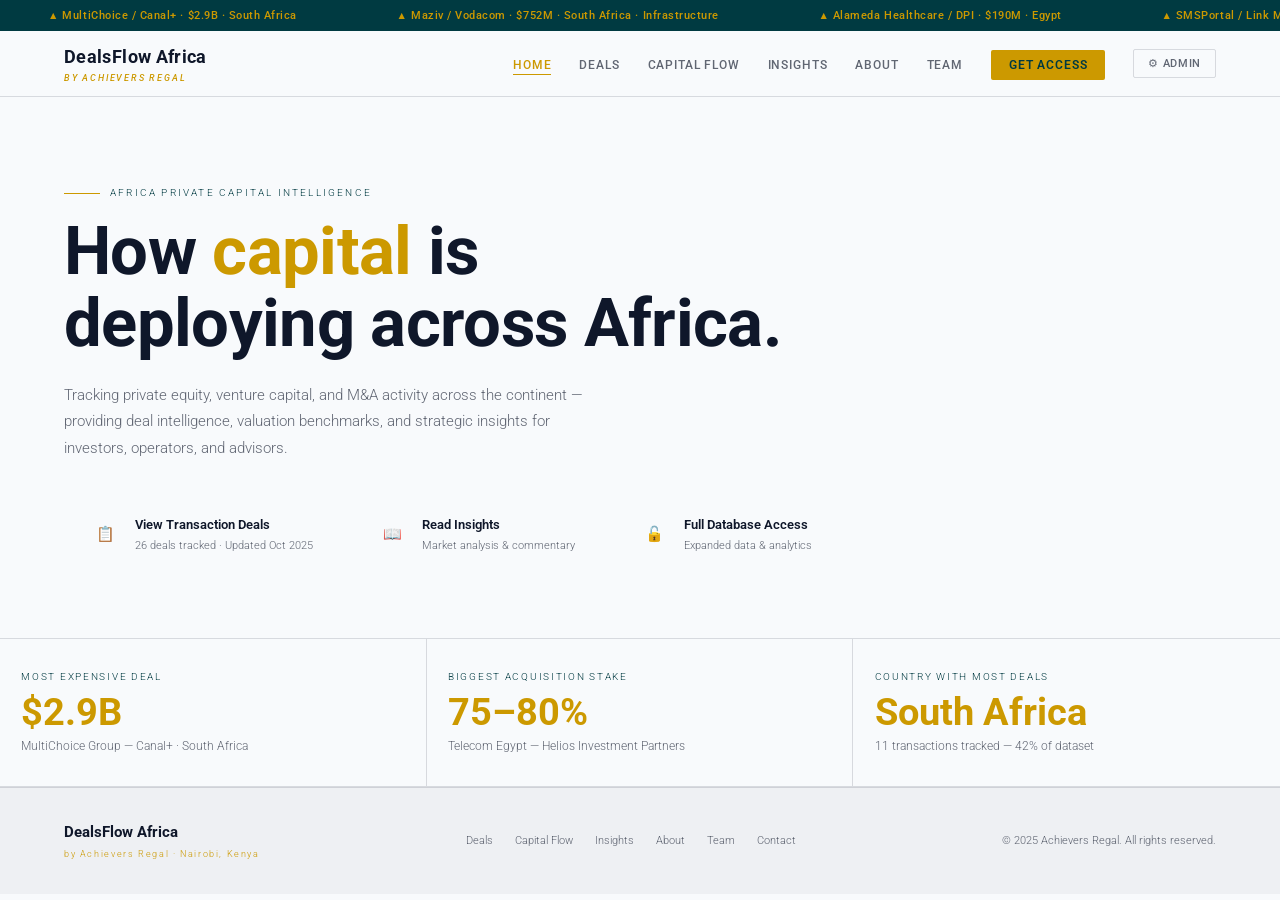
<file: index.html>
<!DOCTYPE html>
<html lang="en">
<head>
<meta charset="UTF-8">
<meta name="viewport" content="width=device-width, initial-scale=1.0">
<meta name="msvalidate.01" content="8D58E450347AC36CFA4C8FDBFB4924CC">
<title>DealFlow Africa | African M&A, PE & VC Deal Intelligence</title>
  <meta name="description" content="Track 100+ M&A, private equity, and venture capital transactions across Africa. Real-time deal data, valuation multiples, and capital flow analytics by Achievers Regal.">
  <meta name="keywords" content="Africa M&A deals, African private equity, venture capital Africa, African investment deals, PE deals Africa, DealFlow Africa">
  <meta name="robots" content="index, follow">
                  <link rel="stylesheet" href="style.css">
<!-- SEO -->
<link rel="canonical" href="https://dealsbase.africa/">
<meta property="og:title" content="DealFlow Africa | African M&A, PE & VC Deal Intelligence">
<meta property="og:description" content="Track 100+ M&A, private equity, and venture capital transactions across Africa. Real-time deal data, valuation multiples, and capital flow analytics by Achievers Regal.">
<meta property="og:type" content="website">
<meta property="og:url" content="https://dealsbase.africa/">
<meta property="og:image" content="https://dealsbase.africa/og-image.png">
<meta property="og:image:width" content="1200">
<meta property="og:image:height" content="630">
<meta property="og:site_name" content="DealFlow Africa">
<meta property="og:locale" content="en_US">
<meta name="twitter:card" content="summary_large_image">
<meta name="twitter:title" content="DealFlow Africa | African M&A, PE & VC Deal Intelligence">
<meta name="twitter:description" content="Track 100+ M&A, private equity, and venture capital transactions across Africa. Real-time deal data, valuation multiples, and capital flow analytics by Achievers Regal.">
<meta name="twitter:image" content="https://dealsbase.africa/og-image.png">
<script type="application/ld+json">{
    "@context": "https://schema.org",
    "@type": "Organization",
    "name": "Achievers Regal",
    "alternateName": "DealFlow Africa",
    "url": "https://dealsbase.africa",
    "logo": "https://dealsbase.africa/og-image.png",
    "description": "Finance and investment services firm specialising in M&A advisory, valuation, and deal intelligence across Africa.",
    "address": {
      "@type": "PostalAddress",
      "addressLocality": "Nairobi",
      "addressCountry": "KE"
    },
    "contactPoint": [
      {
        "@type": "ContactPoint",
        "email": "gkagure8@gmail.com",
        "contactType": "sales",
        "name": "Grace Kagure"
      },
      {
        "@type": "ContactPoint",
        "email": "terrylberyl@gmail.com",
        "contactType": "sales",
        "name": "Beryl Nyajuoga"
      }
    ],
    "sameAs": []
  }</script>
<script type="application/ld+json">{
    "@context": "https://schema.org",
    "@type": "WebSite",
    "name": "DealFlow Africa",
    "url": "https://dealsbase.africa",
    "description": "Track 100+ M&A, PE, and VC transactions across Africa with valuation multiples and capital flow analytics.",
    "publisher": {
      "@type": "Organization",
      "name": "Achievers Regal"
    }
  }</script>
<!-- /SEO -->
</head>
<body>

<!-- TICKER -->
<div class="ticker"><div class="ticker-track">
<span>&#9650; MultiChoice / Canal+ &middot; $2.9B &middot; South Africa</span>
<span>&#9650; Maziv / Vodacom &middot; $752M &middot; South Africa &middot; Infrastructure</span>
<span>&#9650; Alameda Healthcare / DPI &middot; $190M &middot; Egypt</span>
<span>&#9650; SMSPortal / Link Mobility &middot; $115M &middot; South Africa</span>
<span>&#9650; Atlas Tower Kenya / STOA &middot; $27M &middot; Kenya</span>
<span>&#9650; Zanaga Iron Ore &middot; $21.5M &middot; Republic of Congo</span>
<span>&#9650; Safari Holdings / IFC &middot; $10M &middot; Kenya</span>
<span>&#9650; Cape Town Property / Rainbow Tourism &middot; $5.6M</span>
<span>&#9650; MultiChoice / Canal+ &middot; $2.9B &middot; South Africa</span>
<span>&#9650; Maziv / Vodacom &middot; $752M &middot; South Africa &middot; Infrastructure</span>
<span>&#9650; Alameda Healthcare / DPI &middot; $190M &middot; Egypt</span>
<span>&#9650; SMSPortal / Link Mobility &middot; $115M &middot; South Africa</span>
<span>&#9650; Atlas Tower Kenya / STOA &middot; $27M &middot; Kenya</span>
<span>&#9650; Zanaga Iron Ore &middot; $21.5M &middot; Republic of Congo</span>
<span>&#9650; Safari Holdings / IFC &middot; $10M &middot; Kenya</span>
<span>&#9650; Cape Town Property / Rainbow Tourism &middot; $5.6M</span>
</div></div>

<!-- NAV -->
<nav>
  <a href="index.html" class="logo-wrap"><div class="l1">DealsFlow Africa</div><div class="l2">by Achievers Regal</div></a>
  <button class="mobile-toggle" onclick="toggleMobileNav()">&#9776;</button>
  <ul class="nav-links" id="navLinks">
    <li><a href="index.html" class="active-page">Home</a></li>
    <li><a href="deals.html">Deals</a></li>
    <li><a href="capital-flow.html">Capital Flow</a></li>
    <li><a href="insights.html">Insights</a></li>
    <li><a href="about.html">About</a></li>
    <li><a href="team.html">Team</a></li>
    <li><a href="contact.html" class="btn-cta">Get Access</a></li>
    <li><button class="admin-btn" onclick="openLogin()">&#9881; Admin</button></li>
  </ul>
</nav>

<!-- HERO -->
<div class="hero" style="padding:88px 5% 68px;position:relative;overflow:hidden;border-bottom:1px solid var(--border);">
  <div class="eyebrow" style="color:var(--green);">Africa Private Capital Intelligence</div>
  <h1 style="font-family:'Playfair Display',serif;font-size:clamp(36px,5.2vw,68px);font-weight:700;line-height:1.08;letter-spacing:-.01em;max-width:760px;margin-bottom:22px;">How <em style="font-style:normal;color:var(--gold)">capital</em> is<br>deploying across Africa.</h1>
  <p style="font-size:15px;color:var(--muted);max-width:540px;line-height:1.78;">Tracking private equity, venture capital, and M&amp;A activity across the continent &mdash; providing deal intelligence, valuation benchmarks, and strategic insights for investors, operators, and advisors.</p>
  <div class="cta-row">
    <a href="deals.html" class="cta-card"><div class="ico">&#128203;</div><div><div class="lbl">View Transaction Deals</div><div class="sub">26 deals tracked &middot; Updated Oct 2025</div></div></a>
    <a href="insights.html" class="cta-card"><div class="ico">&#128214;</div><div><div class="lbl">Read Insights</div><div class="sub">Market analysis &amp; commentary</div></div></a>
    <a href="contact.html" class="cta-card"><div class="ico">&#128275;</div><div><div class="lbl">Full Database Access</div><div class="sub">Expanded data &amp; analytics</div></div></a>
  </div>
</div>

<!-- STATS BAND -->
<div class="stats-band">
  <div class="stat-cell"><div class="sl">Most Expensive Deal</div><div class="sv">$2.9B</div><div class="sd">MultiChoice Group &mdash; Canal+ &middot; South Africa</div></div>
  <div class="stat-cell"><div class="sl">Biggest Acquisition Stake</div><div class="sv">75&ndash;80%</div><div class="sd">Telecom Egypt &mdash; Helios Investment Partners</div></div>
  <div class="stat-cell"><div class="sl">Country with Most Deals</div><div class="sv">South Africa</div><div class="sd">11 transactions tracked &mdash; 42% of dataset</div></div>
</div>

<!-- FOOTER -->
<footer>
  <div class="fb"><div class="f1">DealsFlow Africa</div><div class="f2">by Achievers Regal &middot; Nairobi, Kenya</div></div>
  <div class="flinks">
    <a href="deals.html">Deals</a><a href="capital-flow.html">Capital Flow</a>
    <a href="insights.html">Insights</a><a href="about.html">About</a>
    <a href="team.html">Team</a><a href="contact.html">Contact</a>
  </div>
  <div class="fcopy">&copy; 2025 Achievers Regal. All rights reserved.</div>
</footer>

<!-- DEAL MODAL -->
<div class="modal-bg" id="dealModal" onclick="if(event.target.id==='dealModal')this.classList.remove('open')">
  <div class="modal">
    <button class="mcl" onclick="document.getElementById('dealModal').classList.remove('open')">&#10005;</button>
    <div class="mtag" id="m-tag"></div><h2 id="m-title"></h2>
    <div class="mgrid">
      <div class="mf"><div class="mfl">Acquirer / Investor</div><div class="mfv" id="m-acq"></div></div>
      <div class="mf"><div class="mfl">Country</div><div class="mfv" id="m-ctry"></div></div>
      <div class="mf"><div class="mfl">Deal Value</div><div class="mfv" id="m-val"></div></div>
      <div class="mf"><div class="mfl">Stake</div><div class="mfv" id="m-stk"></div></div>
      <div class="mf"><div class="mfl">Announced</div><div class="mfv" id="m-dt"></div></div>
      <div class="mf"><div class="mfl">Sector</div><div class="mfv" id="m-sec"></div></div>
    </div>
    <div class="msum" id="m-sum"></div>
  </div>
</div>

<!-- LOGIN -->
<div class="login-overlay" id="loginOverlay">
  <div class="login-box">
    <div class="login-logo"><div class="lar"><span class="la">A</span><span class="lr">R</span></div><div class="lname">Achievers Regal</div></div>
    <h3>Admin Access</h3><p>Enter your password to manage deals and insights</p>
    <input type="password" id="loginInput" placeholder="••••••••" onkeydown="if(event.key==='Enter')doLogin()">
    <button class="login-btn" onclick="doLogin()">Sign In &rarr;</button>
    <div class="login-err" id="loginErr">Incorrect password. Please try again.</div>
    <div style="margin-top:14px"><button onclick="document.getElementById('loginOverlay').classList.remove('open')" style="background:none;border:none;color:rgba(255,255,255,.35);font-size:11.5px;cursor:pointer;font-family:'DM Sans',sans-serif;">Cancel</button></div>
  </div>
</div>

<!-- ADMIN -->
<div class="admin-overlay" id="adminOverlay">
  <div class="admin-panel">
    <div class="admin-header"><div><h2>Admin Panel</h2><div class="ah-sub">DealFlow Africa &middot; Content Management</div></div><button class="admin-close" onclick="document.getElementById('adminOverlay').classList.remove('open')">&#10005;</button></div>
    <div class="admin-tabs">
      <button class="atab active" onclick="switchTab('deals-tab',this)">Add Deal</button>
      <button class="atab" onclick="switchTab('manage-tab',this)">Manage Deals</button>
      <button class="atab" onclick="switchTab('insight-tab',this)">Post Insight</button>
      <button class="atab" onclick="switchTab('manage-ins-tab',this)">Manage Insights</button>
    </div>
    <div class="admin-body">
      <div class="admin-section active" id="deals-tab">
        <div class="admin-note">Add a new transaction to the deals database.</div>
        <div class="admin-form">
          <div class="admin-frow"><div class="af"><label>Target Company</label><input type="text" id="a-target"></div><div class="af"><label>Acquirer / Investor</label><input type="text" id="a-acquirer"></div></div>
          <div class="admin-frow"><div class="af"><label>Country</label><input type="text" id="a-country"></div><div class="af"><label>Sector</label><input type="text" id="a-sector"></div></div>
          <div class="admin-frow"><div class="af"><label>Deal Value ($M)</label><input type="text" id="a-value" placeholder="e.g. 115 or Undisclosed"></div><div class="af"><label>Stake</label><input type="text" id="a-stake"></div></div>
          <div class="admin-frow"><div class="af"><label>Date</label><input type="date" id="a-date"></div><div class="af"><label>Logo URL</label><input type="text" id="a-logo"></div></div>
          <div class="af"><label>Investment Summary</label><textarea id="a-summary"></textarea></div>
          <div class="admin-btn-row"><button class="a-submit" onclick="addDeal()">Add Deal &rarr;</button><button class="a-cancel" onclick="clearDealForm()">Clear</button></div>
        </div>
      </div>
      <div class="admin-section" id="manage-tab"><div class="admin-note">Click delete to remove a deal.</div><div class="admin-list" id="manageDealsList"></div></div>
      <div class="admin-section" id="insight-tab">
        <div class="admin-note">Post a new insight.</div>
        <div class="admin-form">
          <div class="admin-frow"><div class="af"><label>Tag</label><input type="text" id="i-tag"></div><div class="af"><label>Type</label><select id="i-type"><option value="">Standard</option><option value="macro">Macro Analysis</option></select></div></div>
          <div class="af"><label>Title</label><input type="text" id="i-title"></div>
          <div class="af"><label>Blurb</label><textarea id="i-blurb"></textarea></div>
          <div class="af"><label>URL</label><input type="text" id="i-url"></div>
          <div class="admin-btn-row"><button class="a-submit" onclick="addInsight()">Post Insight &rarr;</button><button class="a-cancel" onclick="clearInsightForm()">Clear</button></div>
        </div>
      </div>
      <div class="admin-section" id="manage-ins-tab"><div class="admin-note">Click delete to remove an insight.</div><div class="admin-list" id="manageInsightsList"></div></div>
    </div>
  </div>
</div>

<script src="_shared.js"></script>
<script>
function logoHtml(d){
  if(d.logo)return'<img style="width:32px;height:32px;object-fit:contain;border-radius:4px;" src="'+d.logo+'" alt="'+d.target+'">';
  return'<div class="logo-fallback"><div class="ar-init"><span class="ar-a">A</span><span class="ar-r">R</span></div><div class="ar-name">Achievers Regal</div></div>';
}
function openModal(i){
  var d=DEALS[i];
  document.getElementById('m-tag').textContent=d.sector+' · '+d.country;
  document.getElementById('m-title').textContent=d.target;
  document.getElementById('m-acq').textContent=d.acquirer;
  document.getElementById('m-ctry').textContent=d.country;
  document.getElementById('m-val').textContent=d.value;
  document.getElementById('m-stk').textContent=d.stake;
  document.getElementById('m-dt').textContent=d.date;
  document.getElementById('m-sec').textContent=d.sector;
  document.getElementById('m-sum').textContent=d.summary;
  document.getElementById('dealModal').classList.add('open');
}
function switchTab(id,btn){
  document.querySelectorAll('.admin-section').forEach(function(s){s.classList.remove('active');});
  document.querySelectorAll('.atab').forEach(function(t){t.classList.remove('active');});
  document.getElementById(id).classList.add('active');btn.classList.add('active');
  if(id==='manage-tab'||id==='manage-ins-tab')renderManageLists();
}
function addDeal(){
  var t=document.getElementById('a-target').value.trim(),aq=document.getElementById('a-acquirer').value.trim();
  if(!t||!aq){alert('Please fill in Target and Acquirer.');return;}
  var vraw=document.getElementById('a-value').value.trim()||'Undisclosed';
  DEALS.unshift({date:document.getElementById('a-date').value||new Date().toISOString().split('T')[0],target:t,acquirer:aq,country:document.getElementById('a-country').value.trim()||'Africa',sector:document.getElementById('a-sector').value.trim()||'—',value:vraw,valueNum:parseFloat(vraw.replace(/[^0-9.]/g,''))||null,stake:document.getElementById('a-stake').value.trim()||'—',summary:document.getElementById('a-summary').value.trim()||'',logo:document.getElementById('a-logo').value.trim()||''});
  clearDealForm();alert('Deal added!');
}
function clearDealForm(){['a-target','a-acquirer','a-country','a-sector','a-value','a-stake','a-date','a-logo','a-summary'].forEach(function(id){document.getElementById(id).value='';});}
function addInsight(){
  var t=document.getElementById('i-title').value.trim();
  if(!t){alert('Please enter a title.');return;}
  INSIGHTS.unshift({tag:document.getElementById('i-tag').value.trim()||'Insight · 2025',type:document.getElementById('i-type').value||'',title:t,blurb:document.getElementById('i-blurb').value.trim()||'',url:document.getElementById('i-url').value.trim()||'contact.html'});
  clearInsightForm();alert('Insight posted!');
}
function clearInsightForm(){['i-tag','i-title','i-blurb','i-url'].forEach(function(id){document.getElementById(id).value='';});document.getElementById('i-type').value='';}
function renderManageLists(){
  document.getElementById('manageDealsList').innerHTML=DEALS.map(function(d,i){return'<div class="admin-list-item"><div><div class="ali-name">'+d.target+'</div><div class="ali-meta">'+d.country+' · '+d.sector+' · '+d.value+'</div></div><div class="ali-actions"><button class="ali-del" onclick="DEALS.splice('+i+',1);renderManageLists();">&#10005; Remove</button></div></div>';}).join('');
  document.getElementById('manageInsightsList').innerHTML=INSIGHTS.map(function(ins,i){return'<div class="admin-list-item"><div><div class="ali-name">'+ins.title+'</div><div class="ali-meta">'+ins.tag+'</div></div><div class="ali-actions"><button class="ali-del" onclick="INSIGHTS.splice('+i+',1);renderManageLists();">&#10005; Remove</button></div></div>';}).join('');
}
</script>
</body>
</html>
</file>
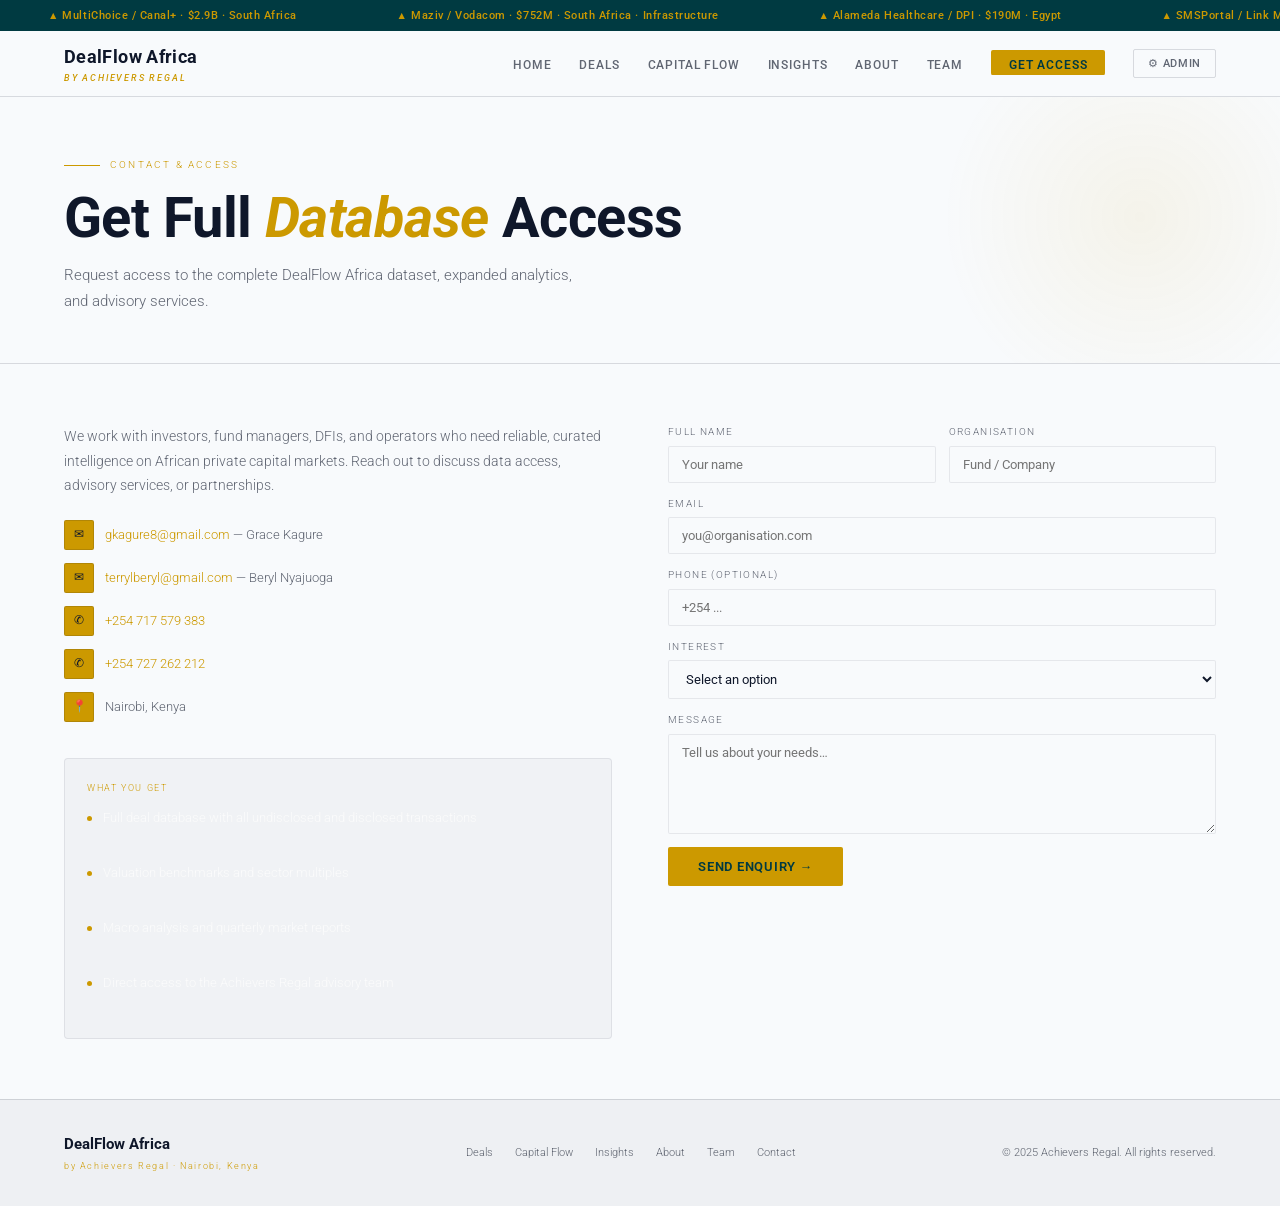
<file: contact.html>
<!DOCTYPE html>
<html lang="en">
<head>
<meta charset="UTF-8">
<meta name="viewport" content="width=device-width, initial-scale=1.0">
<title>Contact | DealFlow Africa</title>
<link rel="stylesheet" href="style.css">
</head>
<body>
<div class="ticker"><div class="ticker-track">
<span>&#9650; MultiChoice / Canal+ &middot; $2.9B &middot; South Africa</span>
<span>&#9650; Maziv / Vodacom &middot; $752M &middot; South Africa &middot; Infrastructure</span>
<span>&#9650; Alameda Healthcare / DPI &middot; $190M &middot; Egypt</span>
<span>&#9650; SMSPortal / Link Mobility &middot; $115M &middot; South Africa</span>
<span>&#9650; Atlas Tower Kenya / STOA &middot; $27M &middot; Kenya</span>
<span>&#9650; Zanaga Iron Ore &middot; $21.5M &middot; Republic of Congo</span>
<span>&#9650; Safari Holdings / IFC &middot; $10M &middot; Kenya</span>
<span>&#9650; Cape Town Property / Rainbow Tourism &middot; $5.6M</span>
<span>&#9650; MultiChoice / Canal+ &middot; $2.9B &middot; South Africa</span>
<span>&#9650; Maziv / Vodacom &middot; $752M &middot; South Africa &middot; Infrastructure</span>
<span>&#9650; Alameda Healthcare / DPI &middot; $190M &middot; Egypt</span>
<span>&#9650; SMSPortal / Link Mobility &middot; $115M &middot; South Africa</span>
<span>&#9650; Atlas Tower Kenya / STOA &middot; $27M &middot; Kenya</span>
<span>&#9650; Zanaga Iron Ore &middot; $21.5M &middot; Republic of Congo</span>
<span>&#9650; Safari Holdings / IFC &middot; $10M &middot; Kenya</span>
<span>&#9650; Cape Town Property / Rainbow Tourism &middot; $5.6M</span>
</div></div>
<nav>
  <a href="index.html" class="logo-wrap"><div class="l1">DealFlow Africa</div><div class="l2">by Achievers Regal</div></a>
  <button class="mobile-toggle" onclick="toggleMobileNav()">&#9776;</button>
  <ul class="nav-links" id="navLinks">
    <li><a href="index.html">Home</a></li>
    <li><a href="deals.html">Deals</a></li>
    <li><a href="capital-flow.html">Capital Flow</a></li>
    <li><a href="insights.html">Insights</a></li>
    <li><a href="about.html">About</a></li>
    <li><a href="team.html">Team</a></li>
    <li><a href="contact.html" class="btn-cta active-page">Get Access</a></li>
    <li><button class="admin-btn" onclick="openLogin()">&#9881; Admin</button></li>
  </ul>
</nav>
<div class="page-header">
  <div class="eyebrow">Contact &amp; Access</div>
  <h1>Get Full <em>Database</em> Access</h1>
  <p>Request access to the complete DealFlow Africa dataset, expanded analytics, and advisory services.</p>
</div>
<section>
  <div class="contact-grid">
    <div class="ci">
      <p>We work with investors, fund managers, DFIs, and operators who need reliable, curated intelligence on African private capital markets. Reach out to discuss data access, advisory services, or partnerships.</p>
      <div class="cd-list">
        <div class="cd"><div class="cdi">&#9993;</div><div class="cdt"><a href="mailto:gkagure8@gmail.com">gkagure8@gmail.com</a> &mdash; Grace Kagure</div></div>
        <div class="cd"><div class="cdi">&#9993;</div><div class="cdt"><a href="mailto:terrylberyl@gmail.com">terrylberyl@gmail.com</a> &mdash; Beryl Nyajuoga</div></div>
        <div class="cd"><div class="cdi">&#9990;</div><div class="cdt"><a href="tel:+254717579383">+254 717 579 383</a></div></div>
        <div class="cd"><div class="cdi">&#9990;</div><div class="cdt"><a href="tel:+254727262212">+254 727 262 212</a></div></div>
        <div class="cd"><div class="cdi">&#128205;</div><div class="cdt">Nairobi, Kenya</div></div>
      </div>
      <div style="margin-top:36px;padding:22px;background:var(--card);border:1px solid var(--border-sub);border-radius:4px;">
        <div style="font-family:'DM Mono',monospace;font-size:9px;letter-spacing:.18em;text-transform:uppercase;color:var(--gold);margin-bottom:12px;">What you get</div>
        <div style="display:flex;flex-direction:column;gap:10px;">
          <div class="cred"><div class="cdot"></div><p style="font-size:13px;color:rgba(255,255,255,.65);">Full deal database with all undisclosed and disclosed transactions</p></div>
          <div class="cred"><div class="cdot"></div><p style="font-size:13px;color:rgba(255,255,255,.65);">Valuation benchmarks and sector multiples</p></div>
          <div class="cred"><div class="cdot"></div><p style="font-size:13px;color:rgba(255,255,255,.65);">Macro analysis and quarterly market reports</p></div>
          <div class="cred"><div class="cdot"></div><p style="font-size:13px;color:rgba(255,255,255,.65);">Direct access to the Achievers Regal advisory team</p></div>
        </div>
      </div>
    </div>
    <div class="cf">
      <div class="frow">
        <div class="ff"><label>Full Name</label><input type="text" placeholder="Your name"></div>
        <div class="ff"><label>Organisation</label><input type="text" placeholder="Fund / Company"></div>
      </div>
      <div class="ff"><label>Email</label><input type="email" placeholder="you@organisation.com"></div>
      <div class="ff"><label>Phone (optional)</label><input type="tel" placeholder="+254 ..."></div>
      <div class="ff">
        <label>Interest</label>
        <select>
          <option value="">Select an option</option>
          <option>Full Deal Database Access</option>
          <option>Deal Advisory Services</option>
          <option>Financial Modelling / Valuation</option>
          <option>Strategic Advisory</option>
          <option>Research Partnership</option>
          <option>Other</option>
        </select>
      </div>
      <div class="ff"><label>Message</label><textarea placeholder="Tell us about your needs&hellip;"></textarea></div>
      <button class="sbtn" onclick="alert('Thank you for your enquiry. The Achievers Regal team will be in touch shortly.')">Send Enquiry &rarr;</button>
    </div>
  </div>
</section>
<footer>
  <div class="fb"><div class="f1">DealFlow Africa</div><div class="f2">by Achievers Regal &middot; Nairobi, Kenya</div></div>
  <div class="flinks"><a href="deals.html">Deals</a><a href="capital-flow.html">Capital Flow</a><a href="insights.html">Insights</a><a href="about.html">About</a><a href="team.html">Team</a><a href="contact.html">Contact</a></div>
  <div class="fcopy">&copy; 2025 Achievers Regal. All rights reserved.</div>
</footer>
<div class="login-overlay" id="loginOverlay">
  <div class="login-box">
    <div class="login-logo"><div class="lar"><span class="la">A</span><span class="lr">R</span></div><div class="lname">Achievers Regal</div></div>
    <h3>Admin Access</h3><p>Enter your password</p>
    <input type="password" id="loginInput" placeholder="Enter password" onkeydown="if(event.key==='Enter')doLogin()">
    <button class="login-btn" onclick="doLogin()">Sign In</button>
    <div class="login-err" id="loginErr">Incorrect password.</div>
    <div style="margin-top:14px"><button onclick="document.getElementById('loginOverlay').classList.remove('open')" style="background:none;border:none;color:rgba(255,255,255,.35);font-size:11.5px;cursor:pointer;font-family:'DM Sans',sans-serif;">Cancel</button></div>
  </div>
</div>
<div class="admin-overlay" id="adminOverlay" style="display:none"></div>
<script src="_shared.js"></script>
</body>
</html>
</file>
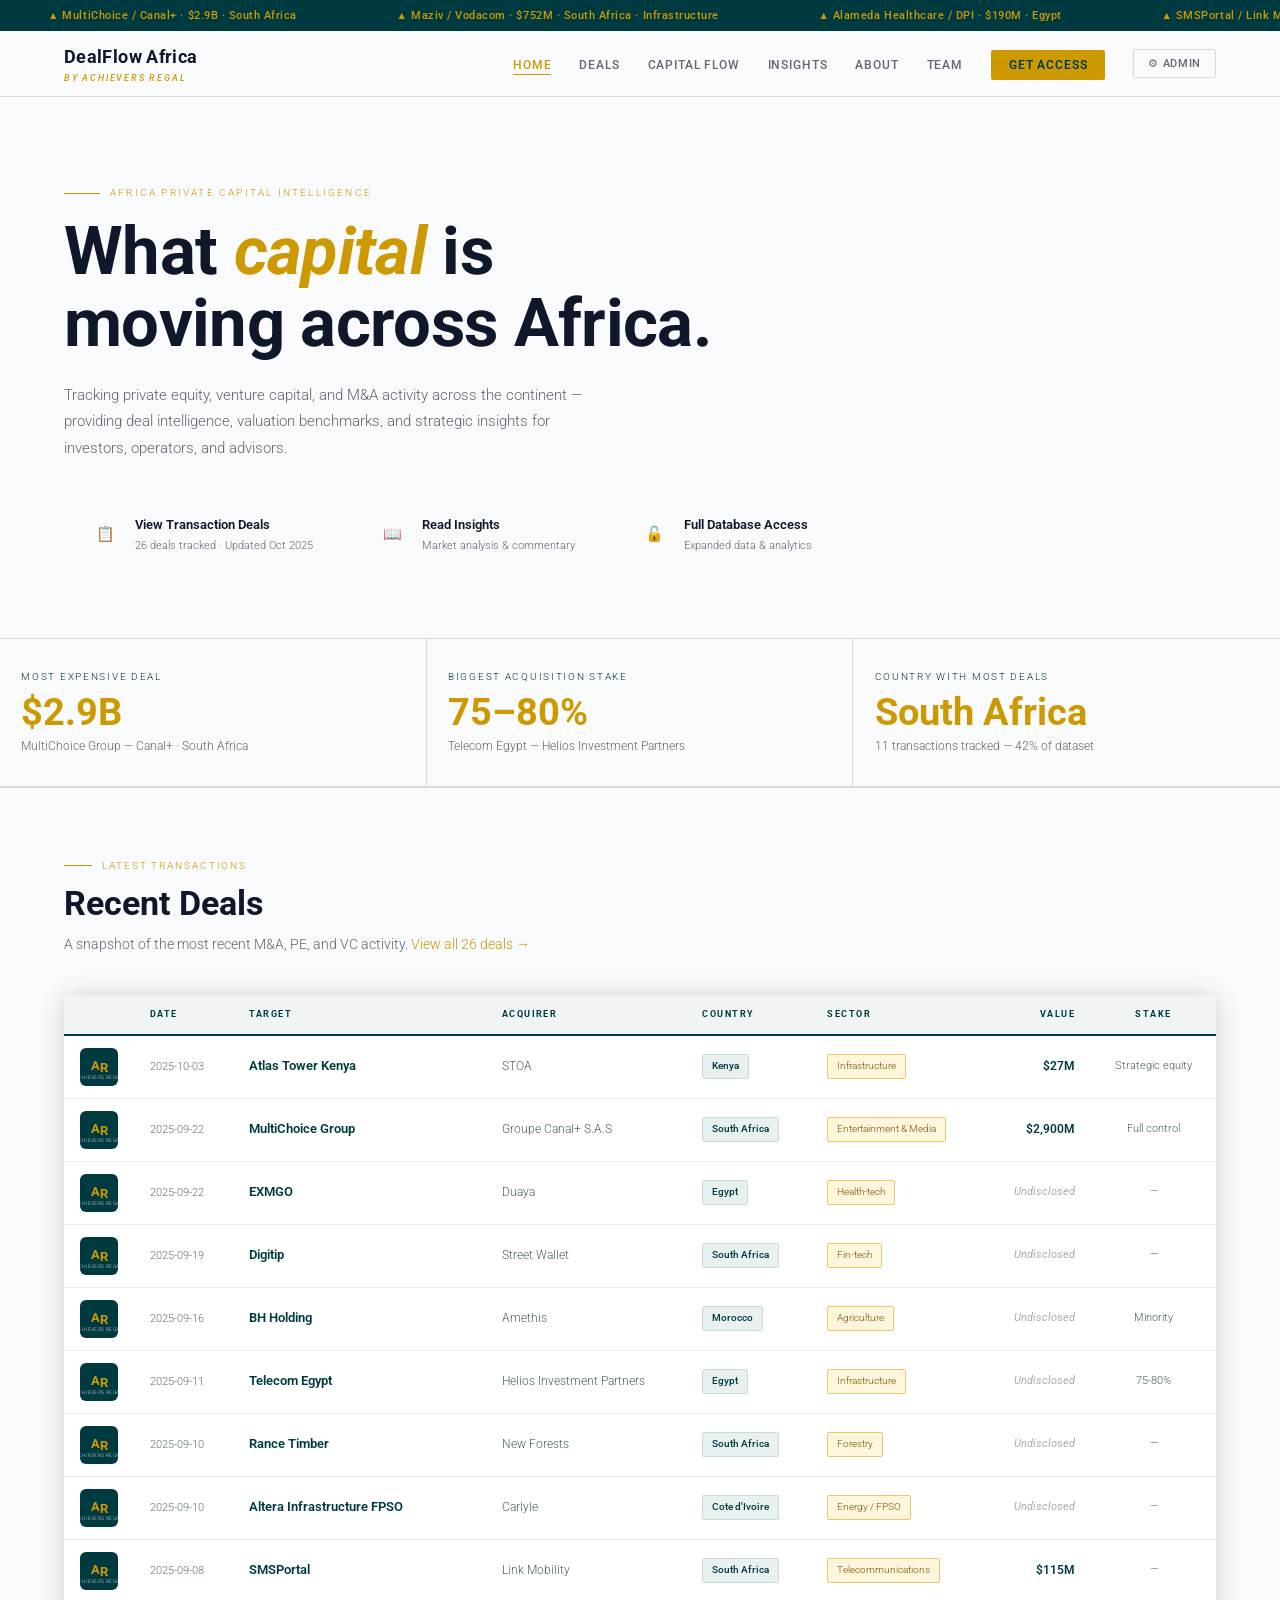
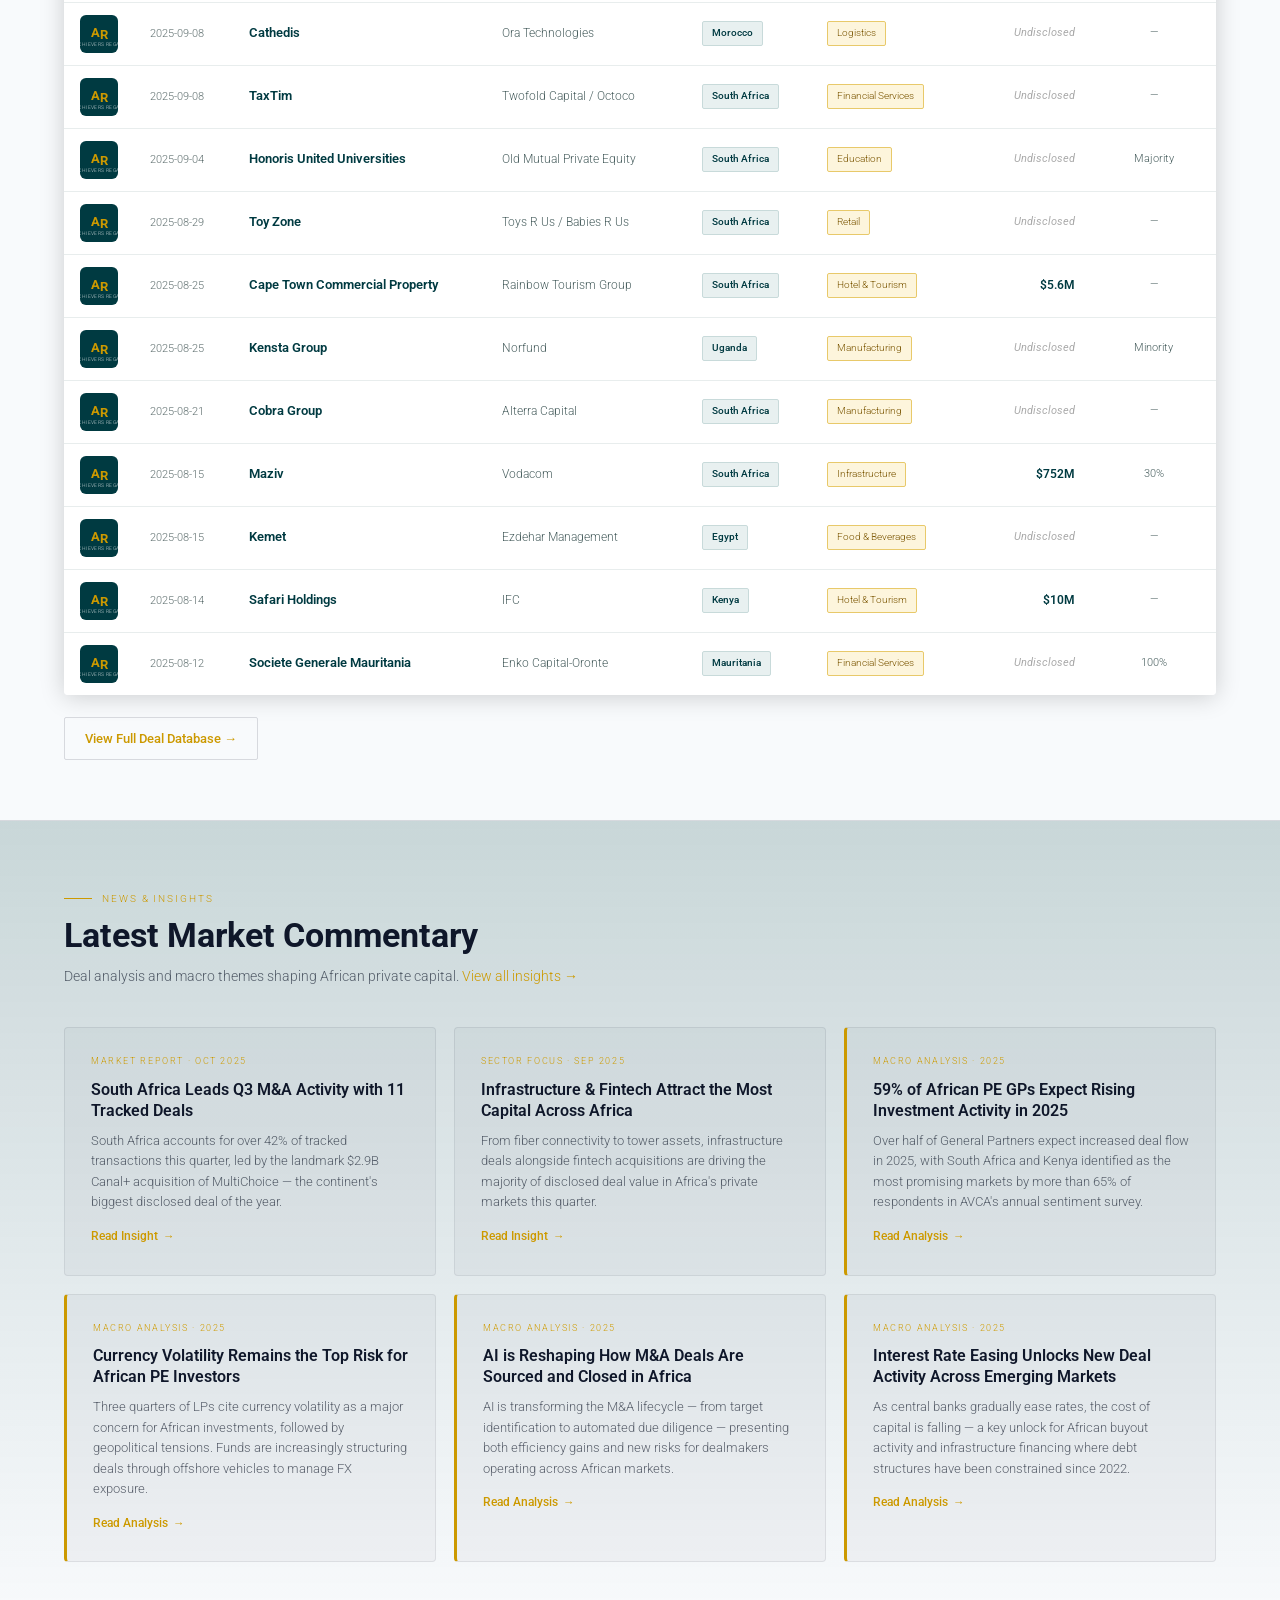
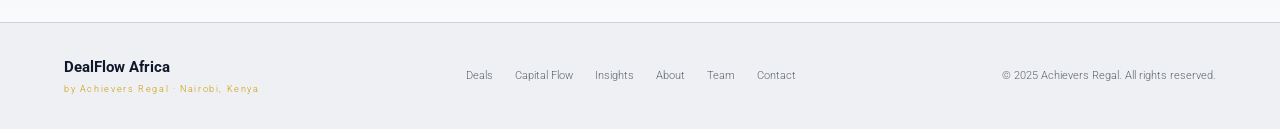
<file: Dealbase index.html>
<!DOCTYPE html>
<html lang="en">
<head>
<meta charset="UTF-8">
<meta name="viewport" content="width=device-width, initial-scale=1.0">
<title>DealFlow Africa | Achievers Regal</title>
<link rel="stylesheet" href="style.css">
</head>
<body>

<!-- TICKER -->
<div class="ticker"><div class="ticker-track">
<span>&#9650; MultiChoice / Canal+ &middot; $2.9B &middot; South Africa</span>
<span>&#9650; Maziv / Vodacom &middot; $752M &middot; South Africa &middot; Infrastructure</span>
<span>&#9650; Alameda Healthcare / DPI &middot; $190M &middot; Egypt</span>
<span>&#9650; SMSPortal / Link Mobility &middot; $115M &middot; South Africa</span>
<span>&#9650; Atlas Tower Kenya / STOA &middot; $27M &middot; Kenya</span>
<span>&#9650; Zanaga Iron Ore &middot; $21.5M &middot; Republic of Congo</span>
<span>&#9650; Safari Holdings / IFC &middot; $10M &middot; Kenya</span>
<span>&#9650; Cape Town Property / Rainbow Tourism &middot; $5.6M</span>
<span>&#9650; MultiChoice / Canal+ &middot; $2.9B &middot; South Africa</span>
<span>&#9650; Maziv / Vodacom &middot; $752M &middot; South Africa &middot; Infrastructure</span>
<span>&#9650; Alameda Healthcare / DPI &middot; $190M &middot; Egypt</span>
<span>&#9650; SMSPortal / Link Mobility &middot; $115M &middot; South Africa</span>
<span>&#9650; Atlas Tower Kenya / STOA &middot; $27M &middot; Kenya</span>
<span>&#9650; Zanaga Iron Ore &middot; $21.5M &middot; Republic of Congo</span>
<span>&#9650; Safari Holdings / IFC &middot; $10M &middot; Kenya</span>
<span>&#9650; Cape Town Property / Rainbow Tourism &middot; $5.6M</span>
</div></div>

<!-- NAV -->
<nav>
  <a href="index.html" class="logo-wrap"><div class="l1">DealFlow Africa</div><div class="l2">by Achievers Regal</div></a>
  <button class="mobile-toggle" onclick="toggleMobileNav()">&#9776;</button>
  <ul class="nav-links" id="navLinks">
    <li><a href="index.html" class="active-page">Home</a></li>
    <li><a href="deals.html">Deals</a></li>
    <li><a href="capital-flow.html">Capital Flow</a></li>
    <li><a href="insights.html">Insights</a></li>
    <li><a href="about.html">About</a></li>
    <li><a href="team.html">Team</a></li>
    <li><a href="contact.html" class="btn-cta">Get Access</a></li>
    <li><button class="admin-btn" onclick="openLogin()">&#9881; Admin</button></li>
  </ul>
</nav>

<!-- HERO -->
<div class="hero" style="padding:88px 5% 68px;position:relative;overflow:hidden;border-bottom:1px solid var(--border);">
  <div class="eyebrow">Africa Private Capital Intelligence</div>
  <h1 style="font-family:'Playfair Display',serif;font-size:clamp(36px,5.2vw,68px);font-weight:700;line-height:1.08;letter-spacing:-.01em;max-width:760px;margin-bottom:22px;">What <em style="font-style:italic;color:var(--gold)">capital</em> is<br>moving across Africa.</h1>
  <p style="font-size:15px;color:var(--muted);max-width:540px;line-height:1.78;">Tracking private equity, venture capital, and M&amp;A activity across the continent &mdash; providing deal intelligence, valuation benchmarks, and strategic insights for investors, operators, and advisors.</p>
  <div class="cta-row">
    <a href="deals.html" class="cta-card"><div class="ico">&#128203;</div><div><div class="lbl">View Transaction Deals</div><div class="sub">26 deals tracked &middot; Updated Oct 2025</div></div></a>
    <a href="insights.html" class="cta-card"><div class="ico">&#128214;</div><div><div class="lbl">Read Insights</div><div class="sub">Market analysis &amp; commentary</div></div></a>
    <a href="contact.html" class="cta-card"><div class="ico">&#128275;</div><div><div class="lbl">Full Database Access</div><div class="sub">Expanded data &amp; analytics</div></div></a>
  </div>
</div>

<!-- STATS BAND -->
<div class="stats-band">
  <div class="stat-cell"><div class="sl">Most Expensive Deal</div><div class="sv">$2.9B</div><div class="sd">MultiChoice Group &mdash; Canal+ &middot; South Africa</div></div>
  <div class="stat-cell"><div class="sl">Biggest Acquisition Stake</div><div class="sv">75&ndash;80%</div><div class="sd">Telecom Egypt &mdash; Helios Investment Partners</div></div>
  <div class="stat-cell"><div class="sl">Country with Most Deals</div><div class="sv">South Africa</div><div class="sd">11 transactions tracked &mdash; 42% of dataset</div></div>
</div>

<!-- RECENT DEALS -->
<section style="border-top:1px solid var(--border);">
  <div class="sec-head">
    <div class="sec-label">Latest Transactions</div>
    <h2 class="sec-title">Recent Deals</h2>
    <p class="sec-desc">A snapshot of the most recent M&amp;A, PE, and VC activity. <a href="deals.html" style="color:var(--gold);text-decoration:none;">View all 26 deals &rarr;</a></p>
  </div>
  <div id="recentDeals"></div>
  <div style="margin-top:22px;"><a href="deals.html" style="display:inline-flex;align-items:center;gap:8px;color:var(--gold);font-size:13px;font-weight:500;text-decoration:none;border:1px solid var(--border);padding:10px 20px;border-radius:2px;">View Full Deal Database &rarr;</a></div>
</section>

<!-- INSIGHTS PREVIEW -->
<section style="border-top:1px solid var(--border);background:linear-gradient(180deg,rgba(13,74,77,.2) 0%,transparent 100%);">
  <div class="sec-head">
    <div class="sec-label">News &amp; Insights</div>
    <h2 class="sec-title">Latest Market Commentary</h2>
    <p class="sec-desc">Deal analysis and macro themes shaping African private capital. <a href="insights.html" style="color:var(--gold);text-decoration:none;">View all insights &rarr;</a></p>
  </div>
  <div class="ins-grid" id="insightsPreview"></div>
</section>

<!-- FOOTER -->
<footer>
  <div class="fb"><div class="f1">DealFlow Africa</div><div class="f2">by Achievers Regal &middot; Nairobi, Kenya</div></div>
  <div class="flinks">
    <a href="deals.html">Deals</a><a href="capital-flow.html">Capital Flow</a>
    <a href="insights.html">Insights</a><a href="about.html">About</a>
    <a href="team.html">Team</a><a href="contact.html">Contact</a>
  </div>
  <div class="fcopy">&copy; 2025 Achievers Regal. All rights reserved.</div>
</footer>

<!-- DEAL MODAL -->
<div class="modal-bg" id="dealModal" onclick="if(event.target.id==='dealModal')this.classList.remove('open')">
  <div class="modal">
    <button class="mcl" onclick="document.getElementById('dealModal').classList.remove('open')">&#10005;</button>
    <div class="mtag" id="m-tag"></div><h2 id="m-title"></h2>
    <div class="mgrid">
      <div class="mf"><div class="mfl">Acquirer / Investor</div><div class="mfv" id="m-acq"></div></div>
      <div class="mf"><div class="mfl">Country</div><div class="mfv" id="m-ctry"></div></div>
      <div class="mf"><div class="mfl">Deal Value</div><div class="mfv" id="m-val"></div></div>
      <div class="mf"><div class="mfl">Stake</div><div class="mfv" id="m-stk"></div></div>
      <div class="mf"><div class="mfl">Announced</div><div class="mfv" id="m-dt"></div></div>
      <div class="mf"><div class="mfl">Sector</div><div class="mfv" id="m-sec"></div></div>
    </div>
    <div class="msum" id="m-sum"></div>
  </div>
</div>

<!-- LOGIN -->
<div class="login-overlay" id="loginOverlay">
  <div class="login-box">
    <div class="login-logo"><div class="lar"><span class="la">A</span><span class="lr">R</span></div><div class="lname">Achievers Regal</div></div>
    <h3>Admin Access</h3><p>Enter your password to manage deals and insights</p>
    <input type="password" id="loginInput" placeholder="••••••••" onkeydown="if(event.key==='Enter')doLogin()">
    <button class="login-btn" onclick="doLogin()">Sign In &rarr;</button>
    <div class="login-err" id="loginErr">Incorrect password. Please try again.</div>
    <div style="margin-top:14px"><button onclick="document.getElementById('loginOverlay').classList.remove('open')" style="background:none;border:none;color:rgba(255,255,255,.35);font-size:11.5px;cursor:pointer;font-family:'DM Sans',sans-serif;">Cancel</button></div>
  </div>
</div>

<!-- ADMIN -->
<div class="admin-overlay" id="adminOverlay">
  <div class="admin-panel">
    <div class="admin-header"><div><h2>Admin Panel</h2><div class="ah-sub">DealFlow Africa &middot; Content Management</div></div><button class="admin-close" onclick="document.getElementById('adminOverlay').classList.remove('open')">&#10005;</button></div>
    <div class="admin-tabs">
      <button class="atab active" onclick="switchTab('deals-tab',this)">Add Deal</button>
      <button class="atab" onclick="switchTab('manage-tab',this)">Manage Deals</button>
      <button class="atab" onclick="switchTab('insight-tab',this)">Post Insight</button>
      <button class="atab" onclick="switchTab('manage-ins-tab',this)">Manage Insights</button>
    </div>
    <div class="admin-body">
      <div class="admin-section active" id="deals-tab">
        <div class="admin-note">Add a new transaction to the deals database.</div>
        <div class="admin-form">
          <div class="admin-frow"><div class="af"><label>Target Company</label><input type="text" id="a-target"></div><div class="af"><label>Acquirer / Investor</label><input type="text" id="a-acquirer"></div></div>
          <div class="admin-frow"><div class="af"><label>Country</label><input type="text" id="a-country"></div><div class="af"><label>Sector</label><input type="text" id="a-sector"></div></div>
          <div class="admin-frow"><div class="af"><label>Deal Value ($M)</label><input type="text" id="a-value" placeholder="e.g. 115 or Undisclosed"></div><div class="af"><label>Stake</label><input type="text" id="a-stake"></div></div>
          <div class="admin-frow"><div class="af"><label>Date</label><input type="date" id="a-date"></div><div class="af"><label>Logo URL</label><input type="text" id="a-logo"></div></div>
          <div class="af"><label>Investment Summary</label><textarea id="a-summary"></textarea></div>
          <div class="admin-btn-row"><button class="a-submit" onclick="addDeal()">Add Deal &rarr;</button><button class="a-cancel" onclick="clearDealForm()">Clear</button></div>
        </div>
      </div>
      <div class="admin-section" id="manage-tab"><div class="admin-note">Click delete to remove a deal.</div><div class="admin-list" id="manageDealsList"></div></div>
      <div class="admin-section" id="insight-tab">
        <div class="admin-note">Post a new insight.</div>
        <div class="admin-form">
          <div class="admin-frow"><div class="af"><label>Tag</label><input type="text" id="i-tag"></div><div class="af"><label>Type</label><select id="i-type"><option value="">Standard</option><option value="macro">Macro Analysis</option></select></div></div>
          <div class="af"><label>Title</label><input type="text" id="i-title"></div>
          <div class="af"><label>Blurb</label><textarea id="i-blurb"></textarea></div>
          <div class="af"><label>URL</label><input type="text" id="i-url"></div>
          <div class="admin-btn-row"><button class="a-submit" onclick="addInsight()">Post Insight &rarr;</button><button class="a-cancel" onclick="clearInsightForm()">Clear</button></div>
        </div>
      </div>
      <div class="admin-section" id="manage-ins-tab"><div class="admin-note">Click delete to remove an insight.</div><div class="admin-list" id="manageInsightsList"></div></div>
    </div>
  </div>
</div>

<script src="_shared.js"></script>
<script>
function logoHtml(d){
  if(d.logo)return'<img style="width:32px;height:32px;object-fit:contain;border-radius:4px;" src="'+d.logo+'" alt="'+d.target+'">';
  return'<div class="logo-fallback"><div class="ar-init"><span class="ar-a">A</span><span class="ar-r">R</span></div><div class="ar-name">Achievers Regal</div></div>';
}
function openModal(i){
  var d=DEALS[i];
  document.getElementById('m-tag').textContent=d.sector+' · '+d.country;
  document.getElementById('m-title').textContent=d.target;
  document.getElementById('m-acq').textContent=d.acquirer;
  document.getElementById('m-ctry').textContent=d.country;
  document.getElementById('m-val').textContent=d.value;
  document.getElementById('m-stk').textContent=d.stake;
  document.getElementById('m-dt').textContent=d.date;
  document.getElementById('m-sec').textContent=d.sector;
  document.getElementById('m-sum').textContent=d.summary;
  document.getElementById('dealModal').classList.add('open');
}
// Recent deals table (5 rows)
var rb=document.getElementById('recentDeals');
var h='<div class="tbl-wrap"><table><thead><tr><th></th><th>Date</th><th>Target</th><th>Acquirer</th><th>Country</th><th>Sector</th><th style="text-align:right">Value</th><th style="text-align:center">Stake</th></tr></thead><tbody>';
DEALS.slice(0,20).forEach(function(d,i){
  h+='<tr onclick="openModal('+i+')">'
    +'<td class="td-logo">'+logoHtml(d)+'</td>'
    +'<td class="td-date">'+d.date+'</td>'
    +'<td class="td-target">'+d.target+'</td>'
    +'<td class="td-acq">'+d.acquirer+'</td>'
    +'<td class="td-country"><span>'+d.country+'</span></td>'
    +'<td class="td-sector"><span>'+d.sector+'</span></td>'
    +'<td class="td-val '+(d.valueNum?'known':'undisclosed')+'">'+d.value+'</td>'
    +'<td class="td-stake">'+d.stake+'</td></tr>';
});
h+='</tbody></table></div>';
rb.innerHTML=h;
// Insights preview (3 cards)
var ig=document.getElementById('insightsPreview');
ig.innerHTML=INSIGHTS.slice(0,6).map(function(ins){
  return'<a href="insights.html" class="ins-card'+(ins.type==='macro'?' macro':'')+'">'
    +'<div class="ins-tag">'+ins.tag+'</div>'
    +'<div class="ins-title">'+ins.title+'</div>'
    +'<div class="ins-blurb">'+ins.blurb+'</div>'
    +'<div class="ins-link">'+(ins.type==='macro'?'Read Analysis':'Read Insight')+'</div></a>';
}).join('');
function switchTab(id,btn){
  document.querySelectorAll('.admin-section').forEach(function(s){s.classList.remove('active');});
  document.querySelectorAll('.atab').forEach(function(t){t.classList.remove('active');});
  document.getElementById(id).classList.add('active');btn.classList.add('active');
  if(id==='manage-tab'||id==='manage-ins-tab')renderManageLists();
}
function addDeal(){
  var t=document.getElementById('a-target').value.trim(),aq=document.getElementById('a-acquirer').value.trim();
  if(!t||!aq){alert('Please fill in Target and Acquirer.');return;}
  var vraw=document.getElementById('a-value').value.trim()||'Undisclosed';
  DEALS.unshift({date:document.getElementById('a-date').value||new Date().toISOString().split('T')[0],target:t,acquirer:aq,country:document.getElementById('a-country').value.trim()||'Africa',sector:document.getElementById('a-sector').value.trim()||'—',value:vraw,valueNum:parseFloat(vraw.replace(/[^0-9.]/g,''))||null,stake:document.getElementById('a-stake').value.trim()||'—',summary:document.getElementById('a-summary').value.trim()||'',logo:document.getElementById('a-logo').value.trim()||''});
  clearDealForm();alert('Deal added!');
}
function clearDealForm(){['a-target','a-acquirer','a-country','a-sector','a-value','a-stake','a-date','a-logo','a-summary'].forEach(function(id){document.getElementById(id).value='';});}
function addInsight(){
  var t=document.getElementById('i-title').value.trim();
  if(!t){alert('Please enter a title.');return;}
  INSIGHTS.unshift({tag:document.getElementById('i-tag').value.trim()||'Insight · 2025',type:document.getElementById('i-type').value||'',title:t,blurb:document.getElementById('i-blurb').value.trim()||'',url:document.getElementById('i-url').value.trim()||'contact.html'});
  clearInsightForm();alert('Insight posted!');
}
function clearInsightForm(){['i-tag','i-title','i-blurb','i-url'].forEach(function(id){document.getElementById(id).value='';});document.getElementById('i-type').value='';}
function renderManageLists(){
  document.getElementById('manageDealsList').innerHTML=DEALS.map(function(d,i){return'<div class="admin-list-item"><div><div class="ali-name">'+d.target+'</div><div class="ali-meta">'+d.country+' · '+d.sector+' · '+d.value+'</div></div><div class="ali-actions"><button class="ali-del" onclick="DEALS.splice('+i+',1);renderManageLists();">&#10005; Remove</button></div></div>';}).join('');
  document.getElementById('manageInsightsList').innerHTML=INSIGHTS.map(function(ins,i){return'<div class="admin-list-item"><div><div class="ali-name">'+ins.title+'</div><div class="ali-meta">'+ins.tag+'</div></div><div class="ali-actions"><button class="ali-del" onclick="INSIGHTS.splice('+i+',1);renderManageLists();">&#10005; Remove</button></div></div>';}).join('');
}
</script>
</body>
</html>
</file>
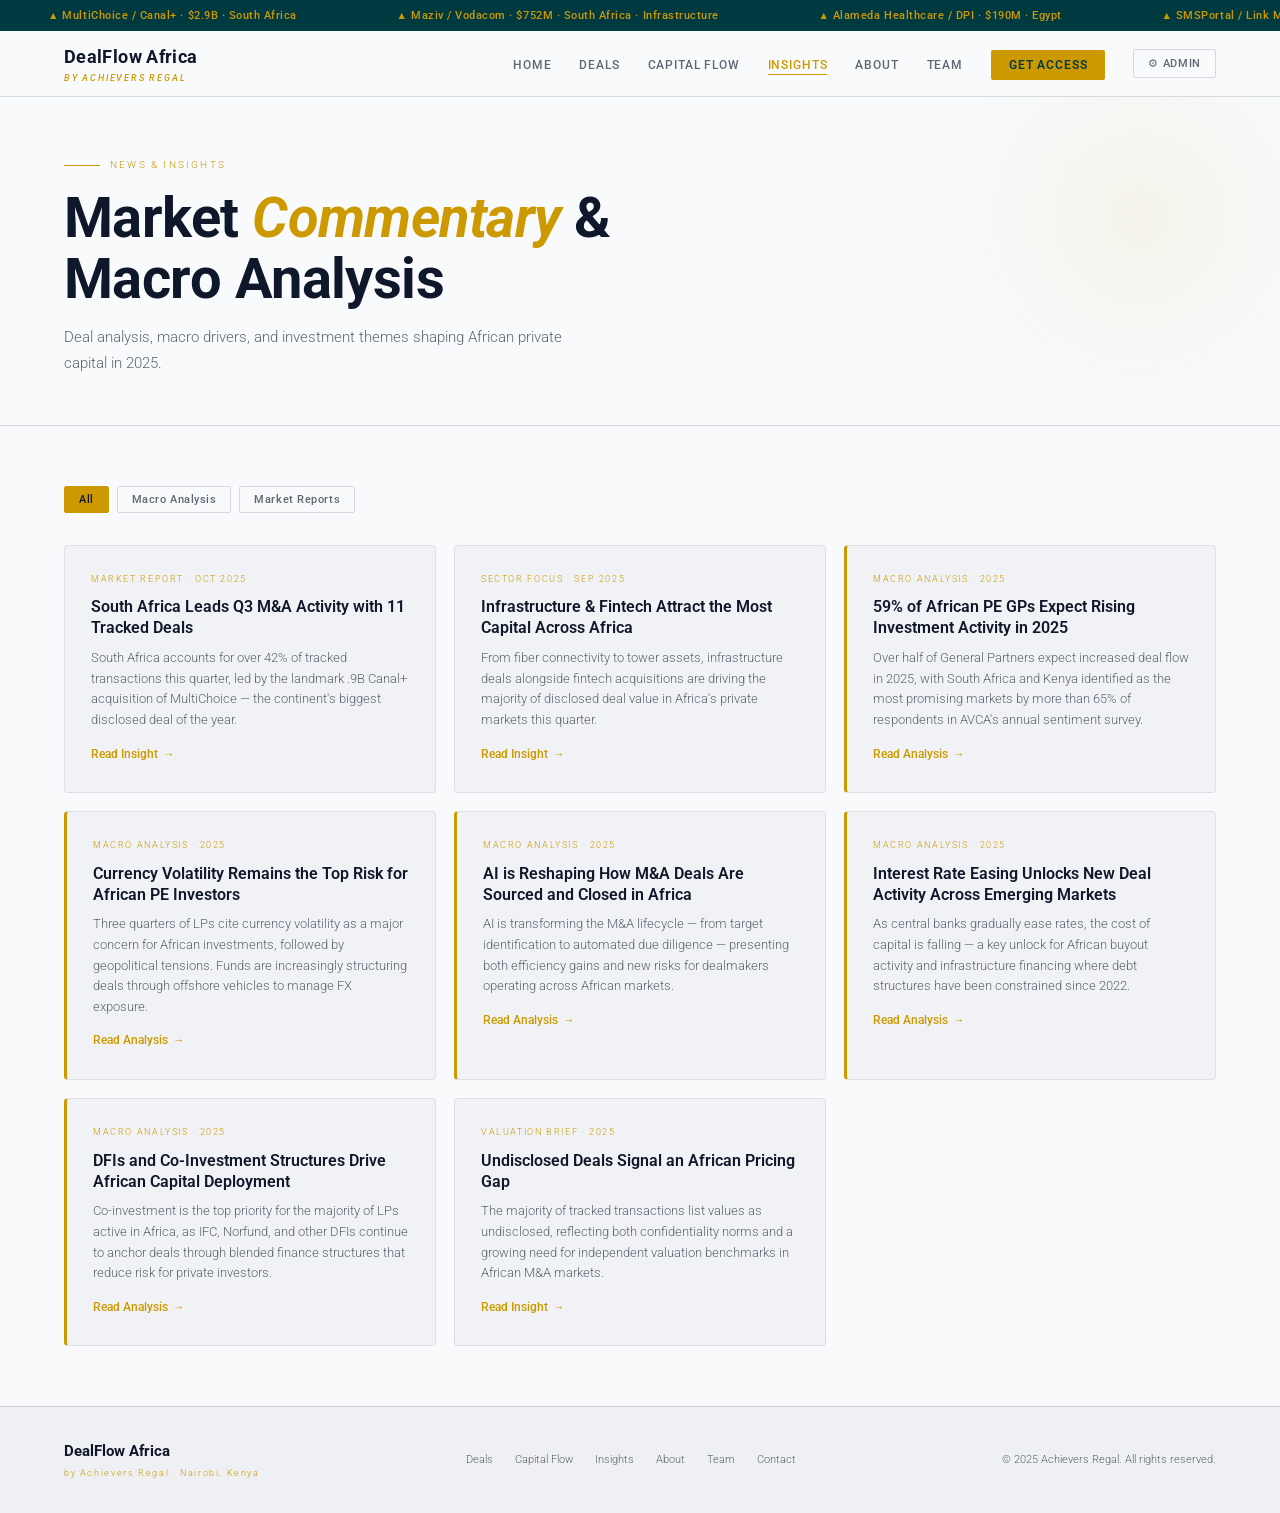
<file: insights.html>
<!DOCTYPE html>
<html lang="en">
<head>
<meta charset="UTF-8">
<meta name="viewport" content="width=device-width, initial-scale=1.0">
<title>Market Insights | DealFlow Africa</title>
  <meta name="description" content="Analysis and insights on African M&A, private equity, and venture capital trends. Sector spotlights, deal commentary, and market intelligence.">
  <meta name="keywords" content="Africa private capital insights, African PE market analysis, M&A trends Africa, African investment commentary 2025">
  <meta name="robots" content="index, follow">
                  <link rel="stylesheet" href="style.css">
<!-- SEO -->
<link rel="canonical" href="https://dealsbase.africa/insights.html">
<meta property="og:title" content="Market Insights | DealFlow Africa">
<meta property="og:description" content="Analysis and insights on African M&A, private equity, and venture capital trends. Sector spotlights, deal commentary, and market intelligence.">
<meta property="og:type" content="article">
<meta property="og:url" content="https://dealsbase.africa/insights.html">
<meta property="og:image" content="https://dealsbase.africa/og-image.png">
<meta property="og:image:width" content="1200">
<meta property="og:image:height" content="630">
<meta property="og:site_name" content="DealFlow Africa">
<meta property="og:locale" content="en_US">
<meta name="twitter:card" content="summary_large_image">
<meta name="twitter:title" content="Market Insights | DealFlow Africa">
<meta name="twitter:description" content="Analysis and insights on African M&A, private equity, and venture capital trends. Sector spotlights, deal commentary, and market intelligence.">
<meta name="twitter:image" content="https://dealsbase.africa/og-image.png">
<script type="application/ld+json">{
    "@context": "https://schema.org",
    "@type": "Organization",
    "name": "Achievers Regal",
    "alternateName": "DealFlow Africa",
    "url": "https://dealsbase.africa",
    "logo": "https://dealsbase.africa/og-image.png",
    "description": "Finance and investment services firm specialising in M&A advisory, valuation, and deal intelligence across Africa.",
    "address": {
      "@type": "PostalAddress",
      "addressLocality": "Nairobi",
      "addressCountry": "KE"
    },
    "contactPoint": [
      {
        "@type": "ContactPoint",
        "email": "grace@achieversregal.com",
        "contactType": "sales",
        "name": "Grace Kagure"
      },
      {
        "@type": "ContactPoint",
        "email": "beryl@achieversregal.com",
        "contactType": "sales",
        "name": "Beryl Nyajuoga"
      }
    ],
    "sameAs": []
  }</script>
<!-- /SEO -->
</head>
<body>
<div class="ticker"><div class="ticker-track">
<span>&#9650; MultiChoice / Canal+ &middot; $2.9B &middot; South Africa</span>
<span>&#9650; Maziv / Vodacom &middot; $752M &middot; South Africa &middot; Infrastructure</span>
<span>&#9650; Alameda Healthcare / DPI &middot; $190M &middot; Egypt</span>
<span>&#9650; SMSPortal / Link Mobility &middot; $115M &middot; South Africa</span>
<span>&#9650; Atlas Tower Kenya / STOA &middot; $27M &middot; Kenya</span>
<span>&#9650; Zanaga Iron Ore &middot; $21.5M &middot; Republic of Congo</span>
<span>&#9650; Safari Holdings / IFC &middot; $10M &middot; Kenya</span>
<span>&#9650; Cape Town Property / Rainbow Tourism &middot; $5.6M</span>
<span>&#9650; MultiChoice / Canal+ &middot; $2.9B &middot; South Africa</span>
<span>&#9650; Maziv / Vodacom &middot; $752M &middot; South Africa &middot; Infrastructure</span>
<span>&#9650; Alameda Healthcare / DPI &middot; $190M &middot; Egypt</span>
<span>&#9650; SMSPortal / Link Mobility &middot; $115M &middot; South Africa</span>
<span>&#9650; Atlas Tower Kenya / STOA &middot; $27M &middot; Kenya</span>
<span>&#9650; Zanaga Iron Ore &middot; $21.5M &middot; Republic of Congo</span>
<span>&#9650; Safari Holdings / IFC &middot; $10M &middot; Kenya</span>
<span>&#9650; Cape Town Property / Rainbow Tourism &middot; $5.6M</span>
</div></div>
<nav>
  <a href="index.html" class="logo-wrap"><div class="l1">DealFlow Africa</div><div class="l2">by Achievers Regal</div></a>
  <button class="mobile-toggle" onclick="toggleMobileNav()">&#9776;</button>
  <ul class="nav-links" id="navLinks">
    <li><a href="index.html">Home</a></li>
    <li><a href="deals.html">Deals</a></li>
    <li><a href="capital-flow.html">Capital Flow</a></li>
    <li><a href="insights.html" class="active-page">Insights</a></li>
    <li><a href="about.html">About</a></li>
    <li><a href="team.html">Team</a></li>
    <li><a href="contact.html" class="btn-cta">Get Access</a></li>
    <li><button class="admin-btn" onclick="openLogin()">&#9881; Admin</button></li>
  </ul>
</nav>
<div class="page-header">
  <div class="eyebrow">News &amp; Insights</div>
  <h1>Market <em>Commentary</em> &amp;<br>Macro Analysis</h1>
  <p>Deal analysis, macro drivers, and investment themes shaping African private capital in 2025.</p>
</div>
<section>
  <div style="display:flex;gap:8px;flex-wrap:wrap;margin-bottom:32px;">
    <button class="fbtn active" onclick="filterInsights('all',this)">All</button>
    <button class="fbtn" onclick="filterInsights('macro',this)">Macro Analysis</button>
    <button class="fbtn" onclick="filterInsights('report',this)">Market Reports</button>
  </div>
  <div class="ins-grid" id="insightsGrid"></div>
</section>
<footer>
  <div class="fb"><div class="f1">DealFlow Africa</div><div class="f2">by Achievers Regal &middot; Nairobi, Kenya</div></div>
  <div class="flinks"><a href="deals.html">Deals</a><a href="capital-flow.html">Capital Flow</a><a href="insights.html">Insights</a><a href="about.html">About</a><a href="team.html">Team</a><a href="contact.html">Contact</a></div>
  <div class="fcopy">&copy; 2025 Achievers Regal. All rights reserved.</div>
</footer>
<div class="login-overlay" id="loginOverlay">
  <div class="login-box">
    <div class="login-logo"><div class="lar"><span class="la">A</span><span class="lr">R</span></div><div class="lname">Achievers Regal</div></div>
    <h3>Admin Access</h3><p>Enter your password</p>
    <input type="password" id="loginInput" placeholder="Enter password" onkeydown="if(event.key==='Enter')doLogin()">
    <button class="login-btn" onclick="doLogin()">Sign In</button>
    <div class="login-err" id="loginErr">Incorrect password.</div>
    <div style="margin-top:14px"><button onclick="document.getElementById('loginOverlay').classList.remove('open')" style="background:none;border:none;color:rgba(255,255,255,.35);font-size:11.5px;cursor:pointer;font-family:'DM Sans',sans-serif;">Cancel</button></div>
  </div>
</div>
<div class="admin-overlay" id="adminOverlay" style="display:none"></div>
<script>
var INSIGHTS=[
  {tag:"Market Report · Oct 2025",type:"",title:"South Africa Leads Q3 M&A Activity with 11 Tracked Deals",blurb:"South Africa accounts for over 42% of tracked transactions this quarter, led by the landmark .9B Canal+ acquisition of MultiChoice — the continent's biggest disclosed deal of the year.",url:"contact.html"},
  {tag:"Sector Focus · Sep 2025",type:"",title:"Infrastructure & Fintech Attract the Most Capital Across Africa",blurb:"From fiber connectivity to tower assets, infrastructure deals alongside fintech acquisitions are driving the majority of disclosed deal value in Africa's private markets this quarter.",url:"contact.html"},
  {tag:"Macro Analysis · 2025",type:"macro",title:"59% of African PE GPs Expect Rising Investment Activity in 2025",blurb:"Over half of General Partners expect increased deal flow in 2025, with South Africa and Kenya identified as the most promising markets by more than 65% of respondents in AVCA's annual sentiment survey.",url:"contact.html"},
  {tag:"Macro Analysis · 2025",type:"macro",title:"Currency Volatility Remains the Top Risk for African PE Investors",blurb:"Three quarters of LPs cite currency volatility as a major concern for African investments, followed by geopolitical tensions. Funds are increasingly structuring deals through offshore vehicles to manage FX exposure.",url:"contact.html"},
  {tag:"Macro Analysis · 2025",type:"macro",title:"AI is Reshaping How M&A Deals Are Sourced and Closed in Africa",blurb:"AI is transforming the M&A lifecycle — from target identification to automated due diligence — presenting both efficiency gains and new risks for dealmakers operating across African markets.",url:"contact.html"},
  {tag:"Macro Analysis · 2025",type:"macro",title:"Interest Rate Easing Unlocks New Deal Activity Across Emerging Markets",blurb:"As central banks gradually ease rates, the cost of capital is falling — a key unlock for African buyout activity and infrastructure financing where debt structures have been constrained since 2022.",url:"contact.html"},
  {tag:"Macro Analysis · 2025",type:"macro",title:"DFIs and Co-Investment Structures Drive African Capital Deployment",blurb:"Co-investment is the top priority for the majority of LPs active in Africa, as IFC, Norfund, and other DFIs continue to anchor deals through blended finance structures that reduce risk for private investors.",url:"contact.html"},
  {tag:"Valuation Brief · 2025",type:"",title:"Undisclosed Deals Signal an African Pricing Gap",blurb:"The majority of tracked transactions list values as undisclosed, reflecting both confidentiality norms and a growing need for independent valuation benchmarks in African M&A markets.",url:"contact.html"}
];
function doLogin(){
  if(document.getElementById('loginInput').value==="DealBase2025!"){
    document.getElementById('loginOverlay').classList.remove('open');
  } else {
    document.getElementById('loginErr').style.display='block';
    document.getElementById('loginInput').value='';
  }
}
</script>
<script>
var curType='all';
function filterInsights(type,btn){
  curType=type;
  document.querySelectorAll('.fbtn').forEach(function(b){b.classList.remove('active');});
  btn.classList.add('active');
  renderInsights();
}
function renderInsights(){
  var filtered=INSIGHTS.filter(function(ins){
    if(curType==='all') return true;
    if(curType==='macro') return ins.type==='macro';
    if(curType==='report') return ins.type!=='macro';
    return true;
  });
  document.getElementById('insightsGrid').innerHTML=filtered.map(function(ins){
    return'<a href="'+(ins.url||'contact.html')+'" class="ins-card'+(ins.type==='macro'?' macro':'')+'">'
      +'<div class="ins-tag">'+ins.tag+'</div>'
      +'<div class="ins-title">'+ins.title+'</div>'
      +'<div class="ins-blurb">'+ins.blurb+'</div>'
      +'<div class="ins-link">'+(ins.type==='macro'?'Read Analysis':'Read Insight')+'</div></a>';
  }).join('');
}
renderInsights();
</script>
</body>
</html>
</file>
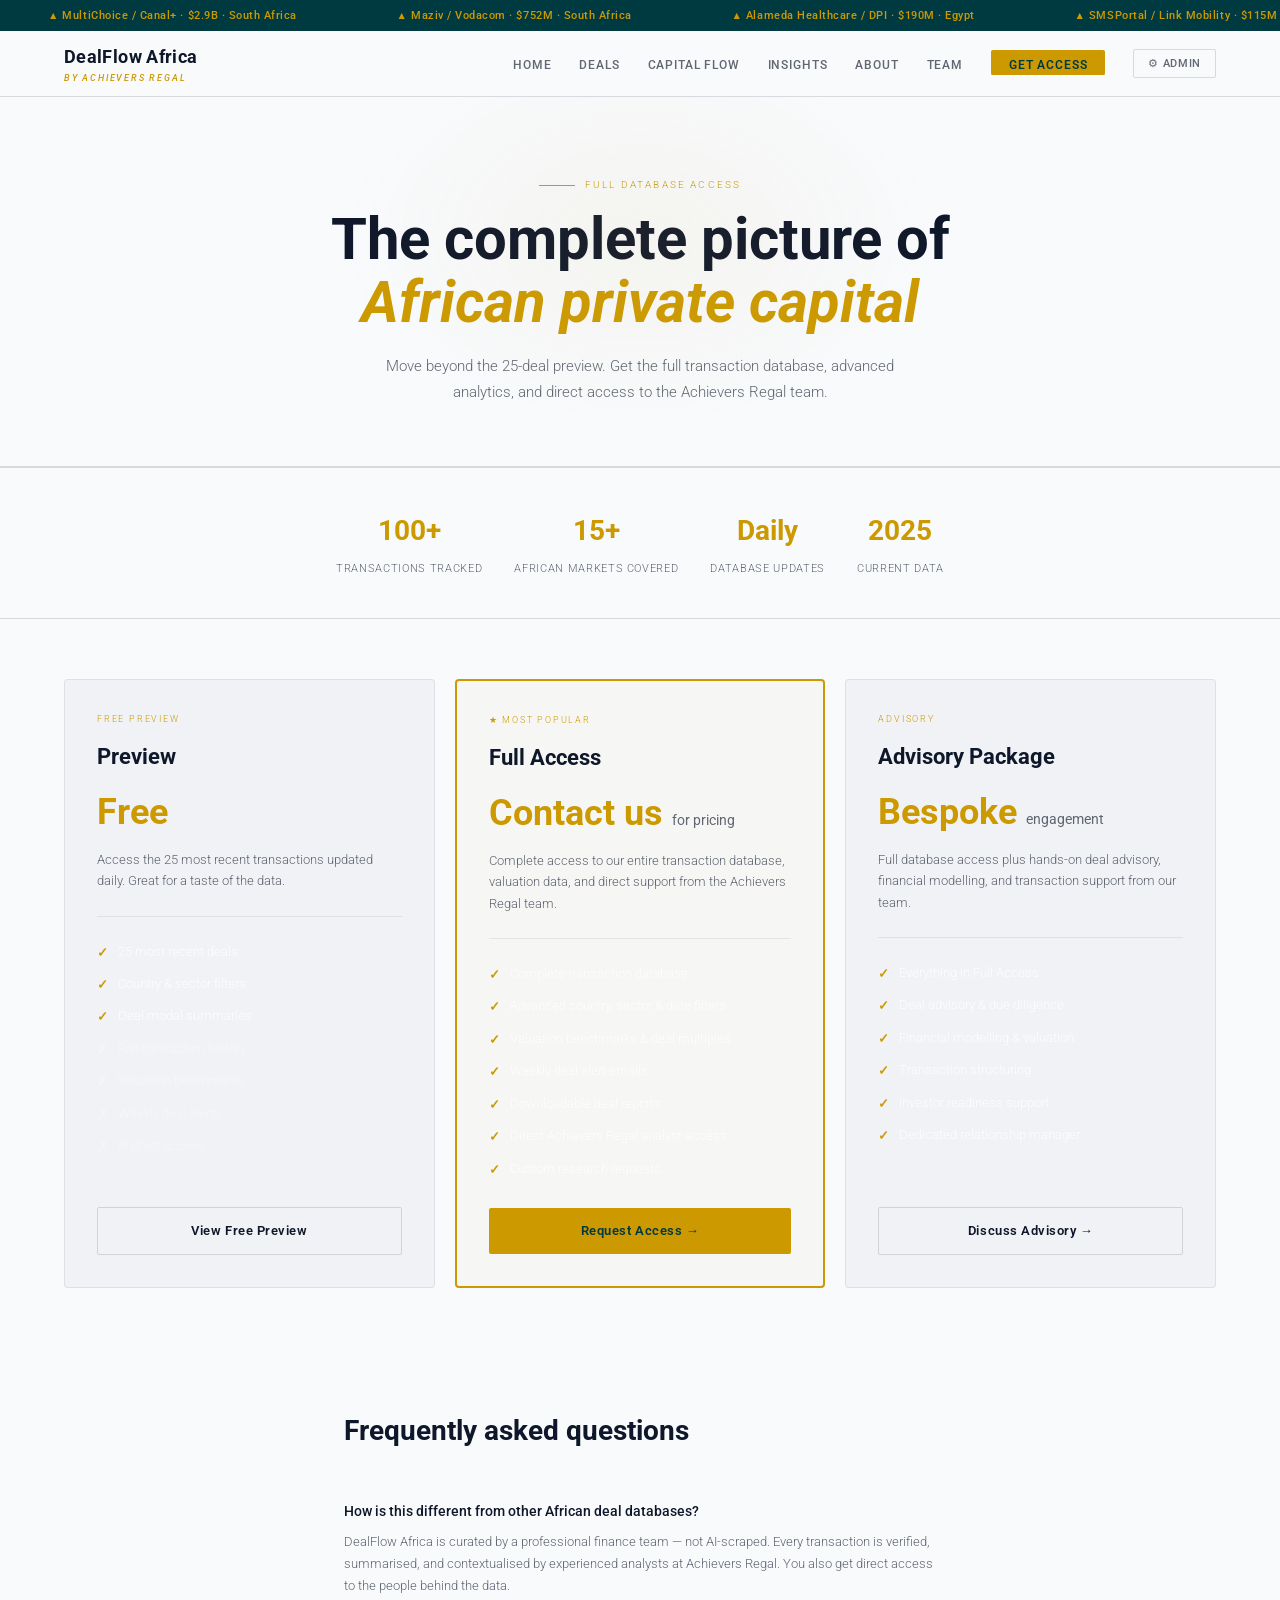
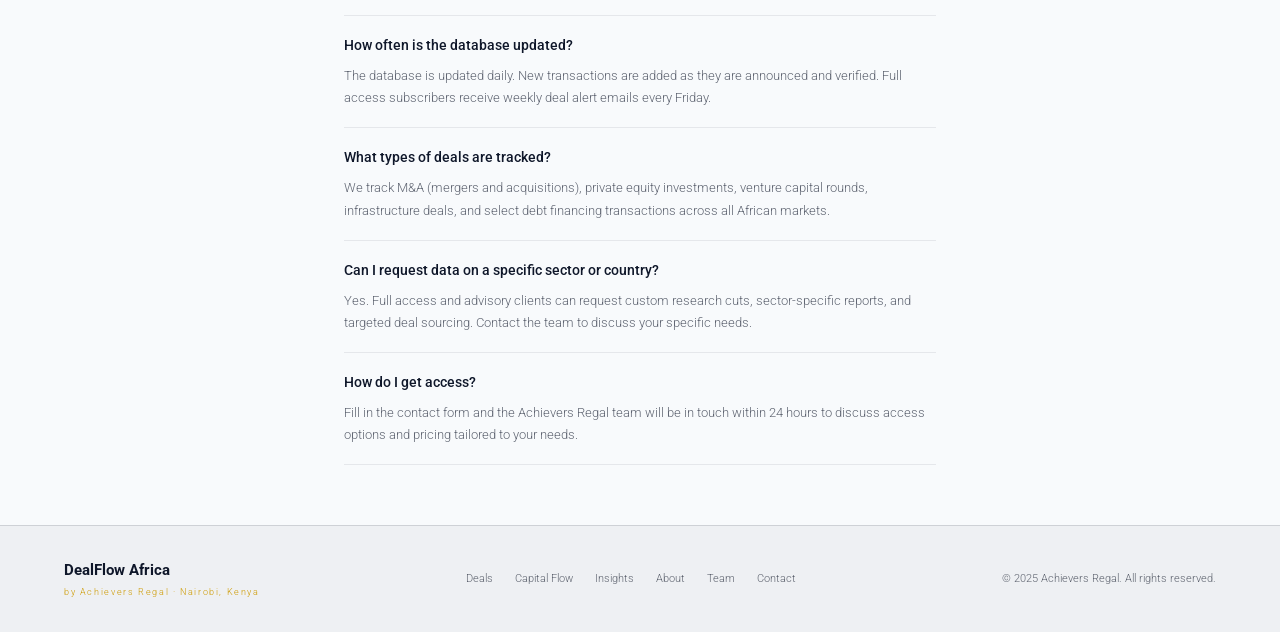
<file: paywall.html>
<!DOCTYPE html>
<html lang="en">
<head>
<meta charset="UTF-8">
<meta name="viewport" content="width=device-width, initial-scale=1.0">
<title>Get Full Access | DealFlow Africa</title>
<meta name="description" content="Get full access to the complete DealFlow Africa transaction database. Advanced filters, valuation data, weekly alerts and direct analyst access.">
<link rel="stylesheet" href="style.css">
<style>
.pw-hero{padding:80px 5% 60px;text-align:center;border-bottom:1px solid var(--border);position:relative;overflow:hidden;}
.pw-hero::after{content:'';position:absolute;top:-60px;left:50%;transform:translateX(-50%);width:600px;height:400px;background:radial-gradient(ellipse,rgba(201,168,76,.07) 0%,transparent 70%);pointer-events:none;}
.pw-hero h1{font-family:'Playfair Display',serif;font-size:clamp(32px,4.5vw,58px);font-weight:700;line-height:1.1;margin-bottom:18px;}
.pw-hero h1 em{font-style:italic;color:var(--gold);}
.pw-hero p{font-size:15px;color:var(--muted);max-width:520px;margin:0 auto;line-height:1.78;}

.plans{display:grid;grid-template-columns:repeat(auto-fit,minmax(280px,1fr));gap:20px;padding:60px 5%;}
.plan{background:var(--card);border:1px solid var(--border-sub);border-radius:4px;padding:32px;display:flex;flex-direction:column;gap:0;transition:all .25s;}
.plan:hover{border-color:var(--border);transform:translateY(-3px);}
.plan.featured{border:2px solid var(--gold);background:rgba(201,168,76,.04);}
.plan-badge{font-family:'DM Mono',monospace;font-size:9px;letter-spacing:.2em;text-transform:uppercase;color:var(--gold);margin-bottom:12px;}
.plan-name{font-family:'Playfair Display',serif;font-size:22px;font-weight:700;margin-bottom:8px;}
.plan-price{font-family:'Playfair Display',serif;font-size:36px;font-weight:700;color:var(--gold);margin-bottom:6px;}
.plan-price span{font-size:14px;font-family:'DM Sans',sans-serif;font-weight:400;color:var(--muted);}
.plan-desc{font-size:13px;color:var(--muted);line-height:1.65;margin-bottom:24px;padding-bottom:24px;border-bottom:1px solid var(--border-sub);}
.plan-features{display:flex;flex-direction:column;gap:10px;margin-bottom:28px;flex:1;}
.plan-feature{display:flex;align-items:flex-start;gap:10px;font-size:13px;color:rgba(255,255,255,.75);}
.plan-feature::before{content:'✓';color:var(--gold);font-weight:700;font-size:13px;flex-shrink:0;margin-top:1px;}
.plan-feature.no::before{content:'✗';color:rgba(255,255,255,.2);}
.plan-feature.no{color:rgba(255,255,255,.3);}
.plan-cta{background:var(--gold);color:var(--green);font-family:'DM Sans',sans-serif;font-size:13px;font-weight:600;padding:12px 24px;border-radius:2px;text-decoration:none;text-align:center;letter-spacing:.04em;transition:background .2s;}
.plan-cta:hover{background:var(--gold-light);}
.plan-cta.outline{background:transparent;color:var(--white);border:1px solid var(--border);}
.plan-cta.outline:hover{border-color:var(--gold);color:var(--gold);background:transparent;}

.trust-band{padding:40px 5%;border-top:1px solid var(--border);border-bottom:1px solid var(--border);display:flex;gap:32px;flex-wrap:wrap;justify-content:center;}
.trust-item{display:flex;flex-direction:column;align-items:center;gap:6px;text-align:center;}
.trust-item .tv{font-family:'Playfair Display',serif;font-size:28px;font-weight:700;color:var(--gold);}
.trust-item .tl{font-size:11px;color:var(--muted);letter-spacing:.06em;font-family:'DM Mono',monospace;text-transform:uppercase;}

.faq-section{padding:60px 5%;max-width:720px;margin:0 auto;}
.faq-section h2{font-family:'Playfair Display',serif;font-size:28px;font-weight:700;margin-bottom:28px;}
.faq-item{border-bottom:1px solid var(--border-sub);padding:18px 0;}
.faq-item .fq{font-size:14px;font-weight:500;color:var(--white);margin-bottom:8px;}
.faq-item .fa{font-size:13px;color:var(--muted);line-height:1.7;}
</style>
</head>
<body>

<!-- TICKER -->
<div class="ticker"><div class="ticker-track">
<span>&#9650; MultiChoice / Canal+ &middot; $2.9B &middot; South Africa</span>
<span>&#9650; Maziv / Vodacom &middot; $752M &middot; South Africa</span>
<span>&#9650; Alameda Healthcare / DPI &middot; $190M &middot; Egypt</span>
<span>&#9650; SMSPortal / Link Mobility &middot; $115M &middot; South Africa</span>
<span>&#9650; Atlas Tower Kenya / STOA &middot; $27M &middot; Kenya</span>
<span>&#9650; Zanaga Iron Ore &middot; $21.5M &middot; Republic of Congo</span>
<span>&#9650; MultiChoice / Canal+ &middot; $2.9B &middot; South Africa</span>
<span>&#9650; Maziv / Vodacom &middot; $752M &middot; South Africa</span>
<span>&#9650; Alameda Healthcare / DPI &middot; $190M &middot; Egypt</span>
<span>&#9650; SMSPortal / Link Mobility &middot; $115M &middot; South Africa</span>
<span>&#9650; Atlas Tower Kenya / STOA &middot; $27M &middot; Kenya</span>
<span>&#9650; Zanaga Iron Ore &middot; $21.5M &middot; Republic of Congo</span>
</div></div>

<!-- NAV -->
<nav>
  <a href="index.html" class="logo-wrap"><div class="l1">DealFlow Africa</div><div class="l2">by Achievers Regal</div></a>
  <button class="mobile-toggle" onclick="document.getElementById('navLinks').classList.toggle('open')">&#9776;</button>
  <ul class="nav-links" id="navLinks">
    <li><a href="index.html">Home</a></li>
    <li><a href="deals.html">Deals</a></li>
    <li><a href="capital-flow.html">Capital Flow</a></li>
    <li><a href="insights.html">Insights</a></li>
    <li><a href="about.html">About</a></li>
    <li><a href="team.html">Team</a></li>
    <li><a href="paywall.html" class="btn-cta active-page">Get Access</a></li>
    <li><button class="admin-btn" onclick="document.getElementById('loginOverlay').classList.add('open')">&#9881; Admin</button></li>
  </ul>
</nav>

<!-- HERO -->
<div class="pw-hero">
  <div class="eyebrow" style="justify-content:center;">Full Database Access</div>
  <h1>The complete picture of<br><em>African private capital</em></h1>
  <p>Move beyond the 25-deal preview. Get the full transaction database, advanced analytics, and direct access to the Achievers Regal team.</p>
</div>

<!-- TRUST BAND -->
<div class="trust-band">
  <div class="trust-item"><div class="tv">100+</div><div class="tl">Transactions tracked</div></div>
  <div class="trust-item"><div class="tv">15+</div><div class="tl">African markets covered</div></div>
  <div class="trust-item"><div class="tv">Daily</div><div class="tl">Database updates</div></div>
  <div class="trust-item"><div class="tv">2025</div><div class="tl">Current data</div></div>
</div>

<!-- PLANS -->
<div class="plans">

  <div class="plan">
    <div class="plan-badge">Free Preview</div>
    <div class="plan-name">Preview</div>
    <div class="plan-price">Free</div>
    <div class="plan-desc">Access the 25 most recent transactions updated daily. Great for a taste of the data.</div>
    <div class="plan-features">
      <div class="plan-feature">25 most recent deals</div>
      <div class="plan-feature">Country &amp; sector filters</div>
      <div class="plan-feature">Deal modal summaries</div>
      <div class="plan-feature no">Full transaction history</div>
      <div class="plan-feature no">Valuation benchmarks</div>
      <div class="plan-feature no">Weekly deal alerts</div>
      <div class="plan-feature no">Analyst access</div>
    </div>
    <a href="deals.html" class="plan-cta outline">View Free Preview</a>
  </div>

  <div class="plan featured">
    <div class="plan-badge">&#9733; Most Popular</div>
    <div class="plan-name">Full Access</div>
    <div class="plan-price">Contact us <span>for pricing</span></div>
    <div class="plan-desc">Complete access to our entire transaction database, valuation data, and direct support from the Achievers Regal team.</div>
    <div class="plan-features">
      <div class="plan-feature">Complete transaction database</div>
      <div class="plan-feature">Advanced country, sector &amp; date filters</div>
      <div class="plan-feature">Valuation benchmarks &amp; deal multiples</div>
      <div class="plan-feature">Weekly deal alert emails</div>
      <div class="plan-feature">Downloadable deal reports</div>
      <div class="plan-feature">Direct Achievers Regal analyst access</div>
      <div class="plan-feature">Custom research requests</div>
    </div>
    <a href="contact.html" class="plan-cta">Request Access &rarr;</a>
  </div>

  <div class="plan">
    <div class="plan-badge">Advisory</div>
    <div class="plan-name">Advisory Package</div>
    <div class="plan-price">Bespoke <span>engagement</span></div>
    <div class="plan-desc">Full database access plus hands-on deal advisory, financial modelling, and transaction support from our team.</div>
    <div class="plan-features">
      <div class="plan-feature">Everything in Full Access</div>
      <div class="plan-feature">Deal advisory &amp; due diligence</div>
      <div class="plan-feature">Financial modelling &amp; valuation</div>
      <div class="plan-feature">Transaction structuring</div>
      <div class="plan-feature">Investor readiness support</div>
      <div class="plan-feature">Dedicated relationship manager</div>
    </div>
    <a href="contact.html" class="plan-cta outline">Discuss Advisory &rarr;</a>
  </div>

</div>

<!-- FAQ -->
<div class="faq-section">
  <h2>Frequently asked questions</h2>
  <div class="faq-item">
    <div class="fq">How is this different from other African deal databases?</div>
    <div class="fa">DealFlow Africa is curated by a professional finance team &mdash; not AI-scraped. Every transaction is verified, summarised, and contextualised by experienced analysts at Achievers Regal. You also get direct access to the people behind the data.</div>
  </div>
  <div class="faq-item">
    <div class="fq">How often is the database updated?</div>
    <div class="fa">The database is updated daily. New transactions are added as they are announced and verified. Full access subscribers receive weekly deal alert emails every Friday.</div>
  </div>
  <div class="faq-item">
    <div class="fq">What types of deals are tracked?</div>
    <div class="fa">We track M&amp;A (mergers and acquisitions), private equity investments, venture capital rounds, infrastructure deals, and select debt financing transactions across all African markets.</div>
  </div>
  <div class="faq-item">
    <div class="fq">Can I request data on a specific sector or country?</div>
    <div class="fa">Yes. Full access and advisory clients can request custom research cuts, sector-specific reports, and targeted deal sourcing. Contact the team to discuss your specific needs.</div>
  </div>
  <div class="faq-item">
    <div class="fq">How do I get access?</div>
    <div class="fa">Fill in the contact form and the Achievers Regal team will be in touch within 24 hours to discuss access options and pricing tailored to your needs.</div>
  </div>
</div>

<!-- FOOTER -->
<footer>
  <div class="fb"><div class="f1">DealFlow Africa</div><div class="f2">by Achievers Regal &middot; Nairobi, Kenya</div></div>
  <div class="flinks">
    <a href="deals.html">Deals</a><a href="capital-flow.html">Capital Flow</a>
    <a href="insights.html">Insights</a><a href="about.html">About</a>
    <a href="team.html">Team</a><a href="contact.html">Contact</a>
  </div>
  <div class="fcopy">&copy; 2025 Achievers Regal. All rights reserved.</div>
</footer>

<div class="login-overlay" id="loginOverlay">
  <div class="login-box">
    <div class="login-logo"><div class="lar"><span class="la">A</span><span class="lr">R</span></div><div class="lname">Achievers Regal</div></div>
    <h3>Admin Access</h3><p>Enter your password</p>
    <input type="password" id="loginInput" placeholder="Password" onkeydown="if(event.key==='Enter')doLogin()">
    <button class="login-btn" onclick="doLogin()">Sign In &rarr;</button>
    <div class="login-err" id="loginErr">Incorrect password.</div>
    <div style="margin-top:14px"><button onclick="document.getElementById('loginOverlay').classList.remove('open')" style="background:none;border:none;color:rgba(255,255,255,.35);font-size:11.5px;cursor:pointer;font-family:'DM Sans',sans-serif;">Cancel</button></div>
  </div>
</div>
<div class="admin-overlay" id="adminOverlay" style="display:none;"></div>
<script>
function doLogin(){
  if(document.getElementById('loginInput').value==='DealBase2025!'){
    document.getElementById('loginOverlay').classList.remove('open');
  } else {
    document.getElementById('loginErr').style.display='block';
    document.getElementById('loginInput').value='';
  }
}
</script>
</body>
</html>
</file>
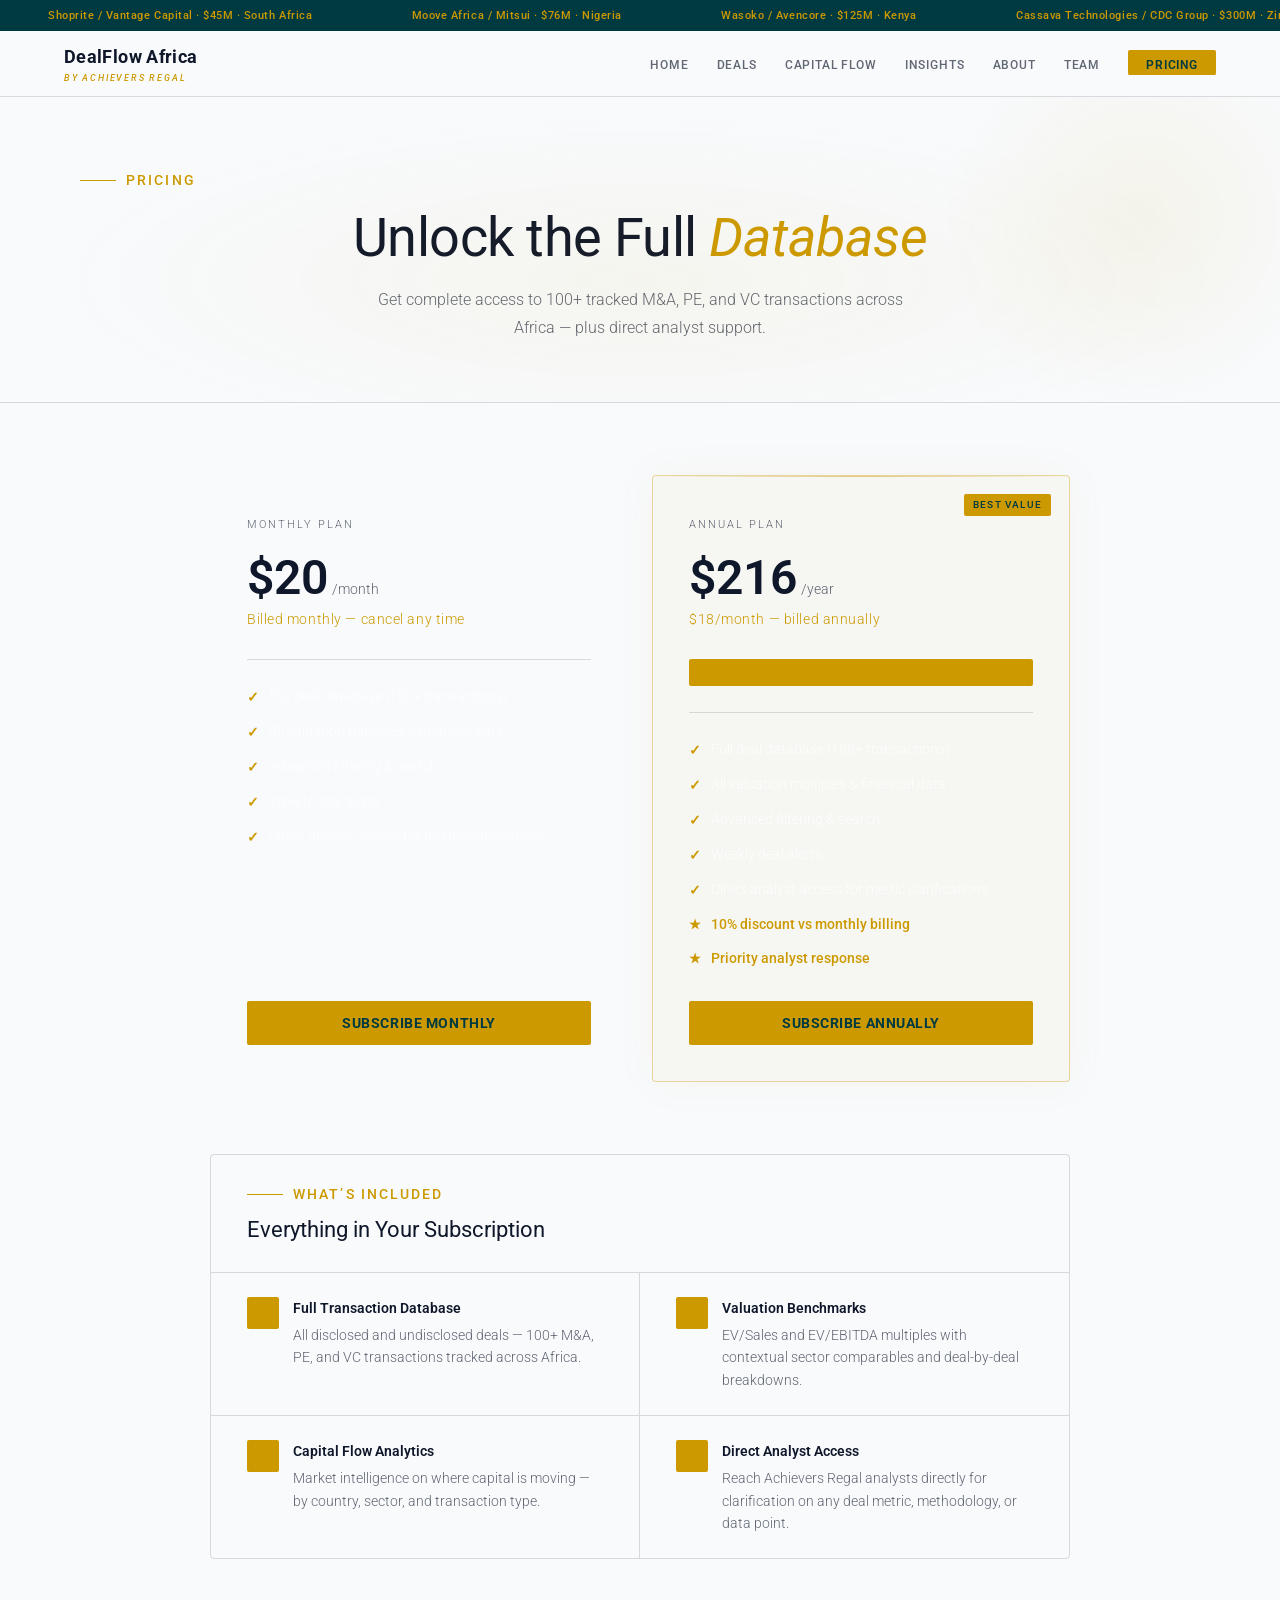
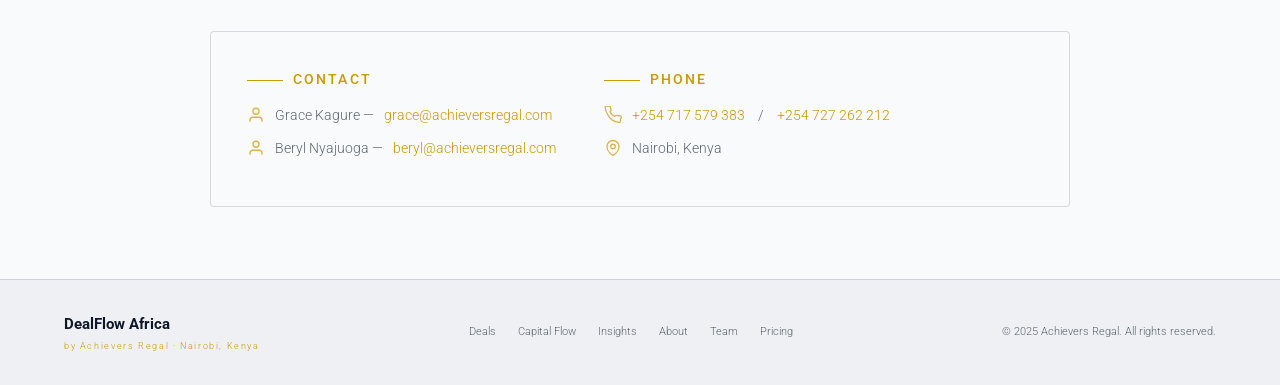
<file: pricing.html>
<!DOCTYPE html>
<html lang="en">
<head>
<meta charset="UTF-8">
<meta name="viewport" content="width=device-width, initial-scale=1.0">
<title>Pricing | DealFlow Africa</title>
<meta name="description" content="Subscribe to DealFlow Africa for full access to 100+ M&A, PE, and VC transactions across Africa with valuation multiples and analyst support. From $20/month.">
<link rel="preconnect" href="https://fonts.googleapis.com">
<link rel="preconnect" href="https://fonts.gstatic.com" crossorigin>
<link href="https://fonts.googleapis.com/css2?family=Roboto:wght@300;400;500;600;700;800&display=swap" rel="stylesheet">
<link rel="stylesheet" href="style.css">
<!-- SEO -->
<link rel="canonical" href="https://dealsbase.africa/pricing.html">
<meta property="og:title" content="Pricing | DealFlow Africa">
<meta property="og:description" content="Subscribe to DealFlow Africa for full access to 100+ M&A, PE, and VC transactions across Africa with valuation multiples and analyst support. From $20/month.">
<meta property="og:type" content="website">
<meta property="og:url" content="https://dealsbase.africa/pricing.html">
<meta property="og:image" content="https://dealsbase.africa/og-image.png">
<meta property="og:image:width" content="1200">
<meta property="og:image:height" content="630">
<meta property="og:site_name" content="DealFlow Africa">
<meta property="og:locale" content="en_US">
<meta name="twitter:card" content="summary_large_image">
<meta name="twitter:title" content="Pricing | DealFlow Africa">
<meta name="twitter:description" content="Subscribe to DealFlow Africa for full access to 100+ M&A, PE, and VC transactions across Africa with valuation multiples and analyst support. From $20/month.">
<meta name="twitter:image" content="https://dealsbase.africa/og-image.png">
<script type="application/ld+json">{
    "@context": "https://schema.org",
    "@type": "Organization",
    "name": "Achievers Regal",
    "alternateName": "DealFlow Africa",
    "url": "https://dealsbase.africa",
    "logo": "https://dealsbase.africa/og-image.png",
    "description": "Finance and investment services firm specialising in M&A advisory, valuation, and deal intelligence across Africa.",
    "address": {
      "@type": "PostalAddress",
      "addressLocality": "Nairobi",
      "addressCountry": "KE"
    },
    "contactPoint": [
      {
        "@type": "ContactPoint",
        "email": "grace@achieversregal.com",
        "contactType": "sales",
        "name": "Grace Kagure"
      },
      {
        "@type": "ContactPoint",
        "email": "beryl@achieversregal.com",
        "contactType": "sales",
        "name": "Beryl Nyajuoga"
      }
    ],
    "sameAs": []
  }</script>
<!-- /SEO -->
</head>
<body class="page-pricing">

<!-- ─── TICKER ─── -->
<div class="ticker">
  <div class="ticker-track" id="tickerTrack">
    <span>Shoprite / Vantage Capital &middot; $45M &middot; South Africa</span>
    <span>Moove Africa / Mitsui &middot; $76M &middot; Nigeria</span>
    <span>Wasoko / Avencore &middot; $125M &middot; Kenya</span>
    <span>Cassava Technologies / CDC Group &middot; $300M &middot; Zimbabwe</span>
    <span>Wave / Sequoia Heritage &middot; $200M &middot; Senegal</span>
    <span>BURN Manufacturing / Standard Bank &middot; $10M &middot; Kenya</span>
    <span>Omnibiz Africa / Timon Capital &middot; $15M &middot; Nigeria</span>
    <span>Tyme Bank / Blue Earth Capital &middot; $77M &middot; South Africa</span>
    <span>Shoprite / Vantage Capital &middot; $45M &middot; South Africa</span>
    <span>Moove Africa / Mitsui &middot; $76M &middot; Nigeria</span>
    <span>Wasoko / Avencore &middot; $125M &middot; Kenya</span>
    <span>Cassava Technologies / CDC Group &middot; $300M &middot; Zimbabwe</span>
    <span>Wave / Sequoia Heritage &middot; $200M &middot; Senegal</span>
    <span>BURN Manufacturing / Standard Bank &middot; $10M &middot; Kenya</span>
    <span>Omnibiz Africa / Timon Capital &middot; $15M &middot; Nigeria</span>
    <span>Tyme Bank / Blue Earth Capital &middot; $77M &middot; South Africa</span>
  </div>
</div>

<!-- ─── NAV ─── -->
<nav>
  <a href="index.html" class="logo-wrap"><div class="l1">DealFlow Africa</div><div class="l2">by Achievers Regal</div></a>
  <button class="mobile-toggle" onclick="document.getElementById('navLinks').classList.toggle('open')">&#9776;</button>
  <ul class="nav-links" id="navLinks">
    <li><a href="index.html">Home</a></li>
    <li><a href="deals.html">Deals</a></li>
    <li><a href="capital-flow.html">Capital Flow</a></li>
    <li><a href="insights.html">Insights</a></li>
    <li><a href="about.html">About</a></li>
    <li><a href="team.html">Team</a></li>
    <li><a href="pricing.html" class="btn-cta active-page">Pricing</a></li>
  </ul>
</nav>

<!-- ─── PAGE HEADER ─── -->
<div class="page-header">
  <div class="eyebrow">Pricing</div>
  <h1>Unlock the Full <em>Database</em></h1>
  <p>Get complete access to 100+ tracked M&amp;A, PE, and VC transactions across Africa &mdash; plus direct analyst support.</p>
</div>

<!-- ─── PRICING CARDS ─── -->
<section class="pricing-section">
  <div class="pricing-grid">

    <!-- Card 1: Monthly -->
    <div class="pricing-card">
      <div class="card-plan">Monthly Plan</div>
      <div class="card-price">
        <span class="amount">$20</span><span class="period">/month</span>
      </div>
      <div class="card-subprice">Billed monthly &mdash; cancel any time</div>
      <div class="card-divider"></div>
      <ul class="feature-list">
        <li>Full deal database (100+ transactions)</li>
        <li>All valuation multiples &amp; financial data</li>
        <li>Advanced filtering &amp; search</li>
        <li>Weekly deal alerts</li>
        <li>Direct analyst access for metric clarifications</li>
      </ul>
      <button class="card-btn" onclick="openCheckout('monthly')">Subscribe Monthly</button>
    </div>

    <!-- Card 2: Annual -->
    <div class="pricing-card featured">
      <div class="card-badge">Best Value</div>
      <div class="card-plan">Annual Plan</div>
      <div class="card-price">
        <span class="amount">$216</span><span class="period">/year</span>
      </div>
      <div class="card-subprice">$18/month &mdash; billed annually</div>
      <div class="save-tag">Save 10% vs Monthly</div>
      <div class="card-divider"></div>
      <ul class="feature-list">
        <li>Full deal database (100+ transactions)</li>
        <li>All valuation multiples &amp; financial data</li>
        <li>Advanced filtering &amp; search</li>
        <li>Weekly deal alerts</li>
        <li>Direct analyst access for metric clarifications</li>
        <li class="highlight">10% discount vs monthly billing</li>
        <li class="highlight">Priority analyst response</li>
      </ul>
      <button class="card-btn" onclick="openCheckout('annual')">Subscribe Annually</button>
    </div>

  </div>
</section>

<!-- ─── WHAT'S INCLUDED ─── -->
<section class="included-section">
  <div class="included-inner">
    <div class="included-header">
      <div class="eyebrow">What&rsquo;s Included</div>
      <h2>Everything in Your Subscription</h2>
    </div>
    <div class="included-grid">
      <div class="included-item">
        <div class="included-icon">&#9776;</div>
        <div class="included-text">
          <div class="it-title">Full Transaction Database</div>
          <div class="it-desc">All disclosed and undisclosed deals &mdash; 100+ M&amp;A, PE, and VC transactions tracked across Africa.</div>
        </div>
      </div>
      <div class="included-item">
        <div class="included-icon">&#9652;</div>
        <div class="included-text">
          <div class="it-title">Valuation Benchmarks</div>
          <div class="it-desc">EV/Sales and EV/EBITDA multiples with contextual sector comparables and deal-by-deal breakdowns.</div>
        </div>
      </div>
      <div class="included-item">
        <div class="included-icon">&#9670;</div>
        <div class="included-text">
          <div class="it-title">Capital Flow Analytics</div>
          <div class="it-desc">Market intelligence on where capital is moving &mdash; by country, sector, and transaction type.</div>
        </div>
      </div>
      <div class="included-item">
        <div class="included-icon">&#9993;</div>
        <div class="included-text">
          <div class="it-title">Direct Analyst Access</div>
          <div class="it-desc">Reach Achievers Regal analysts directly for clarification on any deal metric, methodology, or data point.</div>
        </div>
      </div>
    </div>
  </div>
</section>

<!-- ─── CONTACT ─── -->
<section class="contact-section">
  <div class="contact-inner">
    <div class="contact-col">
      <div class="eyebrow">Contact</div>
      <div class="contact-row">
        <svg class="cicon" viewBox="0 0 24 24" fill="none" stroke="currentColor" stroke-width="1.8"><path d="M20 21v-2a4 4 0 0 0-4-4H8a4 4 0 0 0-4 4v2"/><circle cx="12" cy="7" r="4"/></svg>
        Grace Kagure &mdash; <a href="mailto:grace@achieversregal.com">grace@achieversregal.com</a>
      </div>
      <div class="contact-row">
        <svg class="cicon" viewBox="0 0 24 24" fill="none" stroke="currentColor" stroke-width="1.8"><path d="M20 21v-2a4 4 0 0 0-4-4H8a4 4 0 0 0-4 4v2"/><circle cx="12" cy="7" r="4"/></svg>
        Beryl Nyajuoga &mdash; <a href="mailto:beryl@achieversregal.com">beryl@achieversregal.com</a>
      </div>
    </div>
    <div class="contact-col">
      <div class="eyebrow">Phone</div>
      <div class="contact-row">
        <svg class="cicon" viewBox="0 0 24 24" fill="none" stroke="currentColor" stroke-width="1.8"><path d="M22 16.92v3a2 2 0 0 1-2.18 2 19.79 19.79 0 0 1-8.63-3.07A19.5 19.5 0 0 1 4.69 11a19.79 19.79 0 0 1-3.07-8.67A2 2 0 0 1 3.6 0h3a2 2 0 0 1 2 1.72c.127.96.361 1.903.7 2.81a2 2 0 0 1-.45 2.11L7.91 7.91a16 16 0 0 0 6.07 6.07l.96-.96a2 2 0 0 1 2.12-.45c.907.339 1.85.573 2.81.7A2 2 0 0 1 22 16.92z"/></svg>
        <a href="tel:+254717579383">+254 717 579 383</a> &nbsp;/&nbsp; <a href="tel:+254727262212">+254 727 262 212</a>
      </div>
      <div class="contact-row">
        <svg class="cicon" viewBox="0 0 24 24" fill="none" stroke="currentColor" stroke-width="1.8"><path d="M12 22s-8-4.5-8-11.8A8 8 0 0 1 12 2a8 8 0 0 1 8 8.2c0 7.3-8 11.8-8 11.8z"/><circle cx="12" cy="10" r="3"/></svg>
        Nairobi, Kenya
      </div>
    </div>
  </div>
</section>

<!-- ─── FOOTER ─── -->
<footer>
  <div class="fb">
    <div class="f1">DealFlow Africa</div>
    <div class="f2">by Achievers Regal &middot; Nairobi, Kenya</div>
  </div>
  <div class="flinks">
    <a href="deals.html">Deals</a>
    <a href="capital-flow.html">Capital Flow</a>
    <a href="insights.html">Insights</a>
    <a href="about.html">About</a>
    <a href="team.html">Team</a>
    <a href="pricing.html">Pricing</a>
  </div>
  <div class="fcopy">&copy; 2025 Achievers Regal. All rights reserved.</div>
</footer>

<!-- ─── CHECKOUT MODAL ─── -->
<div class="checkout-overlay" id="checkoutOverlay" onclick="if(event.target===this)closeCheckout()">
  <div class="checkout-box">
    <button class="co-close" onclick="closeCheckout()">&#10005;</button>
    <div class="checkout-plan-badge" id="coPlanBadge">Monthly Plan</div>
    <h3 id="coTitle">Subscribe to DealFlow Africa</h3>
    <p class="co-sub" id="coSub">Enter your details to proceed to secure payment.</p>
    <div class="co-field">
      <label>Full Name</label>
      <input type="text" id="coName" placeholder="Your full name" autocomplete="name">
    </div>
    <div class="co-field">
      <label>Email Address</label>
      <input type="email" id="coEmail" placeholder="your@email.com" autocomplete="email">
    </div>
    <div class="co-err" id="coErr">Please enter your name and a valid email address.</div>
    <button class="co-submit" id="coSubmit" onclick="proceedToPayment()">Proceed to Payment &rarr;</button>
    <p class="co-legal">Secured by Paystack &middot; Card, M-Pesa, Bank Transfer accepted</p>
  </div>
</div>

<!-- Paystack Inline JS SDK -->
<script src="https://js.paystack.co/v2/inline.js"></script>

<script>
// REPLACE WITH YOUR PAYSTACK PUBLIC KEY
var PAYSTACK_PUBLIC_KEY = 'pk_live_XXXXXXXXXXXXXXXX';

var activePlan = 'monthly'; // 'monthly' or 'annual'

function openCheckout(plan) {
  activePlan = plan;
  var overlay = document.getElementById('checkoutOverlay');
  var badge   = document.getElementById('coPlanBadge');
  var title   = document.getElementById('coTitle');
  var sub     = document.getElementById('coSub');

  if (plan === 'annual') {
    badge.textContent = 'Annual Plan — Best Value';
    title.textContent = 'Subscribe Annually';
    sub.textContent   = '$216/year · billed once · enter your details to pay.';
  } else {
    badge.textContent = 'Monthly Plan';
    title.textContent = 'Subscribe Monthly';
    sub.textContent   = '$20/month · enter your details to proceed to secure payment.';
  }

  document.getElementById('coName').value  = '';
  document.getElementById('coEmail').value = '';
  document.getElementById('coErr').style.display = 'none';
  overlay.classList.add('open');
}

function closeCheckout() {
  document.getElementById('checkoutOverlay').classList.remove('open');
}

function proceedToPayment() {
  var name  = document.getElementById('coName').value.trim();
  var email = document.getElementById('coEmail').value.trim();
  var errEl = document.getElementById('coErr');

  if (!name || !email || !/^[^\s@]+@[^\s@]+\.[^\s@]+$/.test(email)) {
    errEl.style.display = 'block';
    return;
  }
  errEl.style.display = 'none';

  var btn = document.getElementById('coSubmit');
  btn.disabled = true;
  btn.textContent = 'Opening payment…';

  var amount      = activePlan === 'annual' ? 216 : 20;
  var description = activePlan === 'annual' ? 'Annual Subscription' : 'Monthly Subscription';
  var txRef       = 'DFA-' + Date.now();

  closeCheckout();

  var handler = PaystackPop.setup({
    key:       PAYSTACK_PUBLIC_KEY,
    email:     email,
    amount:    amount * 100, // Paystack expects amount in cents/kobo
    currency:  'USD',
    ref:       txRef,
    metadata: {
      custom_fields: [
        { display_name: 'Full Name', variable_name: 'full_name', value: name },
        { display_name: 'Plan', variable_name: 'plan', value: description }
      ]
    },
    onClose: function() {
      // User closed the payment modal — re-enable button
      btn.disabled = false;
      btn.textContent = 'Proceed to Payment \u2192';
    },
    callback: function(response) {
      // Payment completed — redirect to success page with transaction reference
      window.location.href = 'success.html?tx_ref=' + encodeURIComponent(response.reference) + '&plan=' + encodeURIComponent(activePlan);
    }
  });
  handler.openIframe();
}

// Close modal on Escape key
document.addEventListener('keydown', function(e) {
  if (e.key === 'Escape') closeCheckout();
});
</script>

</body>
</html>
</file>
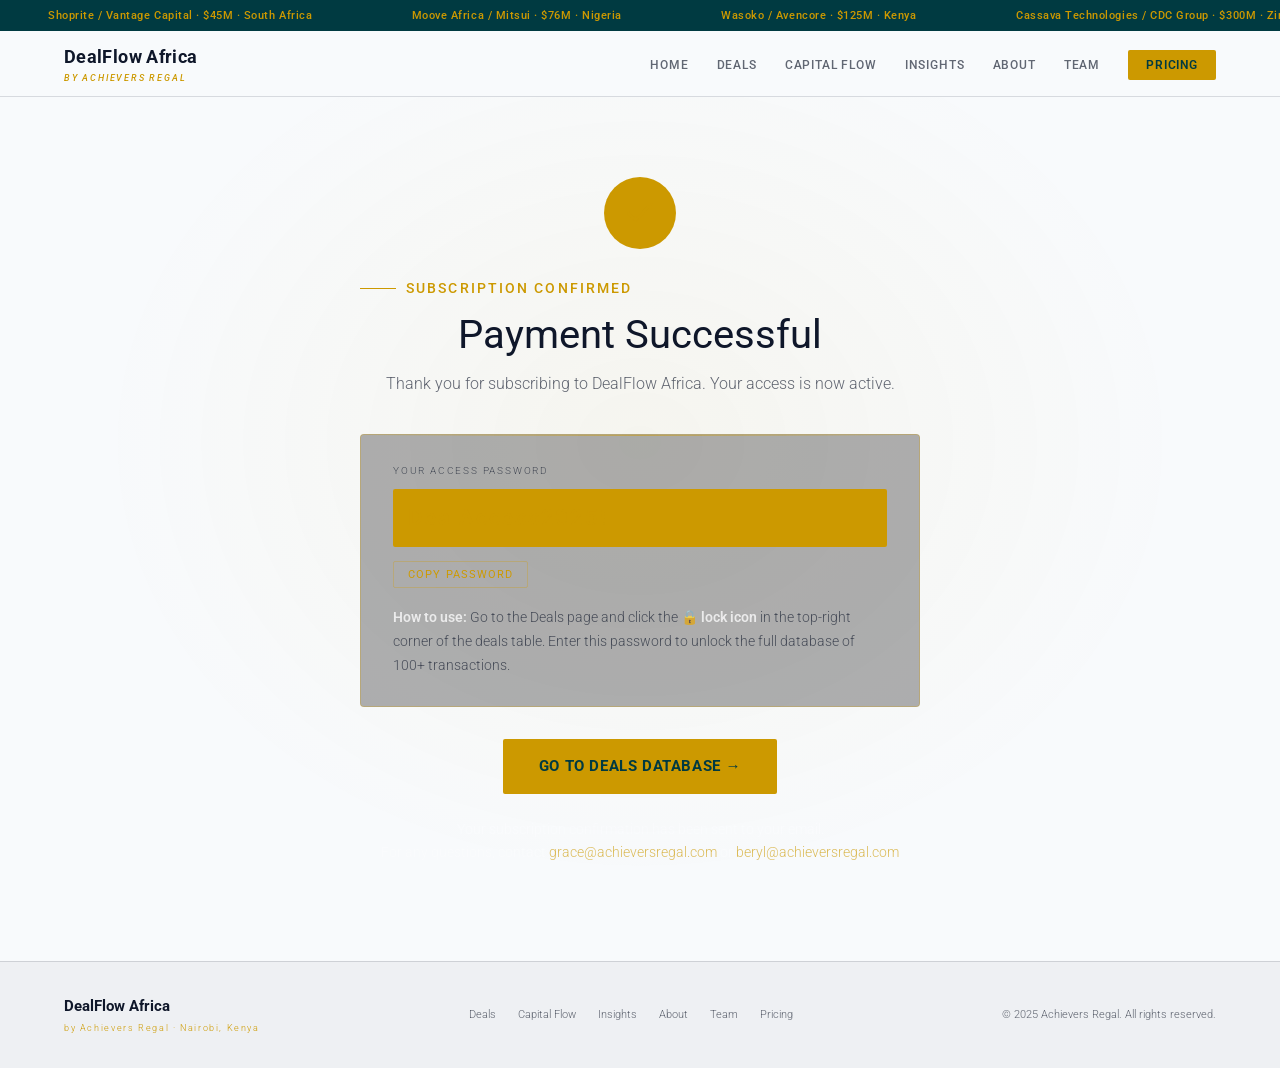
<file: success.html>
<!DOCTYPE html>
<html lang="en">
<head>
<meta charset="UTF-8">
<meta name="viewport" content="width=device-width, initial-scale=1.0">
<title>Payment Successful | DealFlow Africa</title>
<meta name="description" content="Your DealFlow Africa subscription is confirmed. Access the full deal database now.">
<link rel="preconnect" href="https://fonts.googleapis.com">
<link rel="preconnect" href="https://fonts.gstatic.com" crossorigin>
<link href="https://fonts.googleapis.com/css2?family=Roboto:wght@300;400;500;600;700;800&display=swap" rel="stylesheet">
<link rel="stylesheet" href="style.css">
<!-- SEO -->
<link rel="canonical" href="https://dealsbase.africa/success.html">
<meta property="og:title" content="Payment Successful | DealFlow Africa">
<meta property="og:description" content="Your DealFlow Africa subscription is confirmed. Access the full deal database now.">
<meta property="og:type" content="website">
<meta property="og:url" content="https://dealsbase.africa/success.html">
<meta property="og:image" content="https://dealsbase.africa/og-image.png">
<meta property="og:image:width" content="1200">
<meta property="og:image:height" content="630">
<meta property="og:site_name" content="DealFlow Africa">
<meta property="og:locale" content="en_US">
<meta name="twitter:card" content="summary_large_image">
<meta name="twitter:title" content="Payment Successful | DealFlow Africa">
<meta name="twitter:description" content="Your DealFlow Africa subscription is confirmed. Access the full deal database now.">
<meta name="twitter:image" content="https://dealsbase.africa/og-image.png">
<script type="application/ld+json">{
    "@context": "https://schema.org",
    "@type": "Organization",
    "name": "Achievers Regal",
    "alternateName": "DealFlow Africa",
    "url": "https://dealsbase.africa",
    "logo": "https://dealsbase.africa/og-image.png",
    "description": "Finance and investment services firm specialising in M&A advisory, valuation, and deal intelligence across Africa.",
    "address": {
      "@type": "PostalAddress",
      "addressLocality": "Nairobi",
      "addressCountry": "KE"
    },
    "contactPoint": [
      {
        "@type": "ContactPoint",
        "email": "grace@achieversregal.com",
        "contactType": "sales",
        "name": "Grace Kagure"
      },
      {
        "@type": "ContactPoint",
        "email": "beryl@achieversregal.com",
        "contactType": "sales",
        "name": "Beryl Nyajuoga"
      }
    ],
    "sameAs": []
  }</script>
<!-- /SEO -->
</head>
<body class="page-success">

<!-- ─── TICKER ─── -->
<div class="ticker">
  <div class="ticker-track">
    <span>Shoprite / Vantage Capital &middot; $45M &middot; South Africa</span>
    <span>Moove Africa / Mitsui &middot; $76M &middot; Nigeria</span>
    <span>Wasoko / Avencore &middot; $125M &middot; Kenya</span>
    <span>Cassava Technologies / CDC Group &middot; $300M &middot; Zimbabwe</span>
    <span>Wave / Sequoia Heritage &middot; $200M &middot; Senegal</span>
    <span>BURN Manufacturing / Standard Bank &middot; $10M &middot; Kenya</span>
    <span>Omnibiz Africa / Timon Capital &middot; $15M &middot; Nigeria</span>
    <span>Tyme Bank / Blue Earth Capital &middot; $77M &middot; South Africa</span>
    <span>Shoprite / Vantage Capital &middot; $45M &middot; South Africa</span>
    <span>Moove Africa / Mitsui &middot; $76M &middot; Nigeria</span>
    <span>Wasoko / Avencore &middot; $125M &middot; Kenya</span>
    <span>Cassava Technologies / CDC Group &middot; $300M &middot; Zimbabwe</span>
    <span>Wave / Sequoia Heritage &middot; $200M &middot; Senegal</span>
    <span>BURN Manufacturing / Standard Bank &middot; $10M &middot; Kenya</span>
    <span>Omnibiz Africa / Timon Capital &middot; $15M &middot; Nigeria</span>
    <span>Tyme Bank / Blue Earth Capital &middot; $77M &middot; South Africa</span>
  </div>
</div>

<!-- ─── NAV ─── -->
<nav>
  <a href="index.html" class="logo-wrap"><div class="l1">DealFlow Africa</div><div class="l2">by Achievers Regal</div></a>
  <button class="mobile-toggle" onclick="document.getElementById('navLinks').classList.toggle('open')">&#9776;</button>
  <ul class="nav-links" id="navLinks">
    <li><a href="index.html">Home</a></li>
    <li><a href="deals.html">Deals</a></li>
    <li><a href="capital-flow.html">Capital Flow</a></li>
    <li><a href="insights.html">Insights</a></li>
    <li><a href="about.html">About</a></li>
    <li><a href="team.html">Team</a></li>
    <li><a href="pricing.html" class="btn-cta">Pricing</a></li>
  </ul>
</nav>

<!-- ─── MAIN ─── -->
<main>
  <div class="success-card">

    <!-- Check icon -->
    <div class="success-icon">
      <svg width="34" height="34" viewBox="0 0 24 24" fill="none" stroke="currentColor" stroke-width="2" stroke-linecap="round" stroke-linejoin="round">
        <polyline points="20 6 9 17 4 12"/>
      </svg>
    </div>

    <div class="eyebrow">Subscription Confirmed</div>
    <h1>Payment Successful</h1>
    <p class="sub">Thank you for subscribing to DealFlow Africa. Your access is now active.</p>

    <!-- Password box -->
    <div class="password-box">
      <div class="pw-label">Your Access Password</div>
      <span class="pw-value" id="pwValue">DealAccess2025!</span>
      <div class="pw-copy-row">
        <button class="pw-copy-btn" onclick="copyPassword()">Copy Password</button>
        <span class="pw-copy-ok" id="pwCopyOk">&#10003; Copied to clipboard</span>
      </div>
      <div class="pw-instructions" style="margin-top:18px;">
        <strong>How to use:</strong> Go to the Deals page and click the
        <strong>&#128274; lock icon</strong> in the top-right corner of the deals table.
        Enter this password to unlock the full database of 100+ transactions.
      </div>
    </div>

    <!-- CTA -->
    <a href="deals.html" class="deals-btn">Go to Deals Database &rarr;</a>

    <!-- Confirmation note -->
    <p class="confirmation-note">
      Your subscription confirmation has been sent to your email.<br>
      For any questions, contact
      <a href="mailto:grace@achieversregal.com">grace@achieversregal.com</a>
      or <a href="mailto:beryl@achieversregal.com">beryl@achieversregal.com</a>
    </p>

    <p class="tx-ref-line" id="txRefLine"></p>

  </div>
</main>

<!-- ─── FOOTER ─── -->
<footer>
  <div class="fb">
    <div class="f1">DealFlow Africa</div>
    <div class="f2">by Achievers Regal &middot; Nairobi, Kenya</div>
  </div>
  <div class="flinks">
    <a href="deals.html">Deals</a>
    <a href="capital-flow.html">Capital Flow</a>
    <a href="insights.html">Insights</a>
    <a href="about.html">About</a>
    <a href="team.html">Team</a>
    <a href="pricing.html">Pricing</a>
  </div>
  <div class="fcopy">&copy; 2025 Achievers Regal. All rights reserved.</div>
</footer>

<script>
// Show transaction reference from URL params if present
(function() {
  var params = new URLSearchParams(window.location.search);
  var txRef  = params.get('tx_ref');
  var plan   = params.get('plan');
  if (txRef) {
    document.getElementById('txRefLine').textContent = 'Transaction ref: ' + txRef;
  }
})();

function copyPassword() {
  var pw = document.getElementById('pwValue').textContent.trim();
  if (navigator.clipboard && navigator.clipboard.writeText) {
    navigator.clipboard.writeText(pw).then(function() {
      showCopied();
    }).catch(function() {
      fallbackCopy(pw);
    });
  } else {
    fallbackCopy(pw);
  }
}

function fallbackCopy(text) {
  var ta = document.createElement('textarea');
  ta.value = text;
  ta.style.cssText = 'position:fixed;top:-9999px;left:-9999px;opacity:0;';
  document.body.appendChild(ta);
  ta.select();
  try { document.execCommand('copy'); showCopied(); } catch(e) {}
  document.body.removeChild(ta);
}

function showCopied() {
  var ok = document.getElementById('pwCopyOk');
  ok.style.display = 'inline';
  setTimeout(function() { ok.style.display = 'none'; }, 3000);
}
</script>

</body>
</html>
</file>
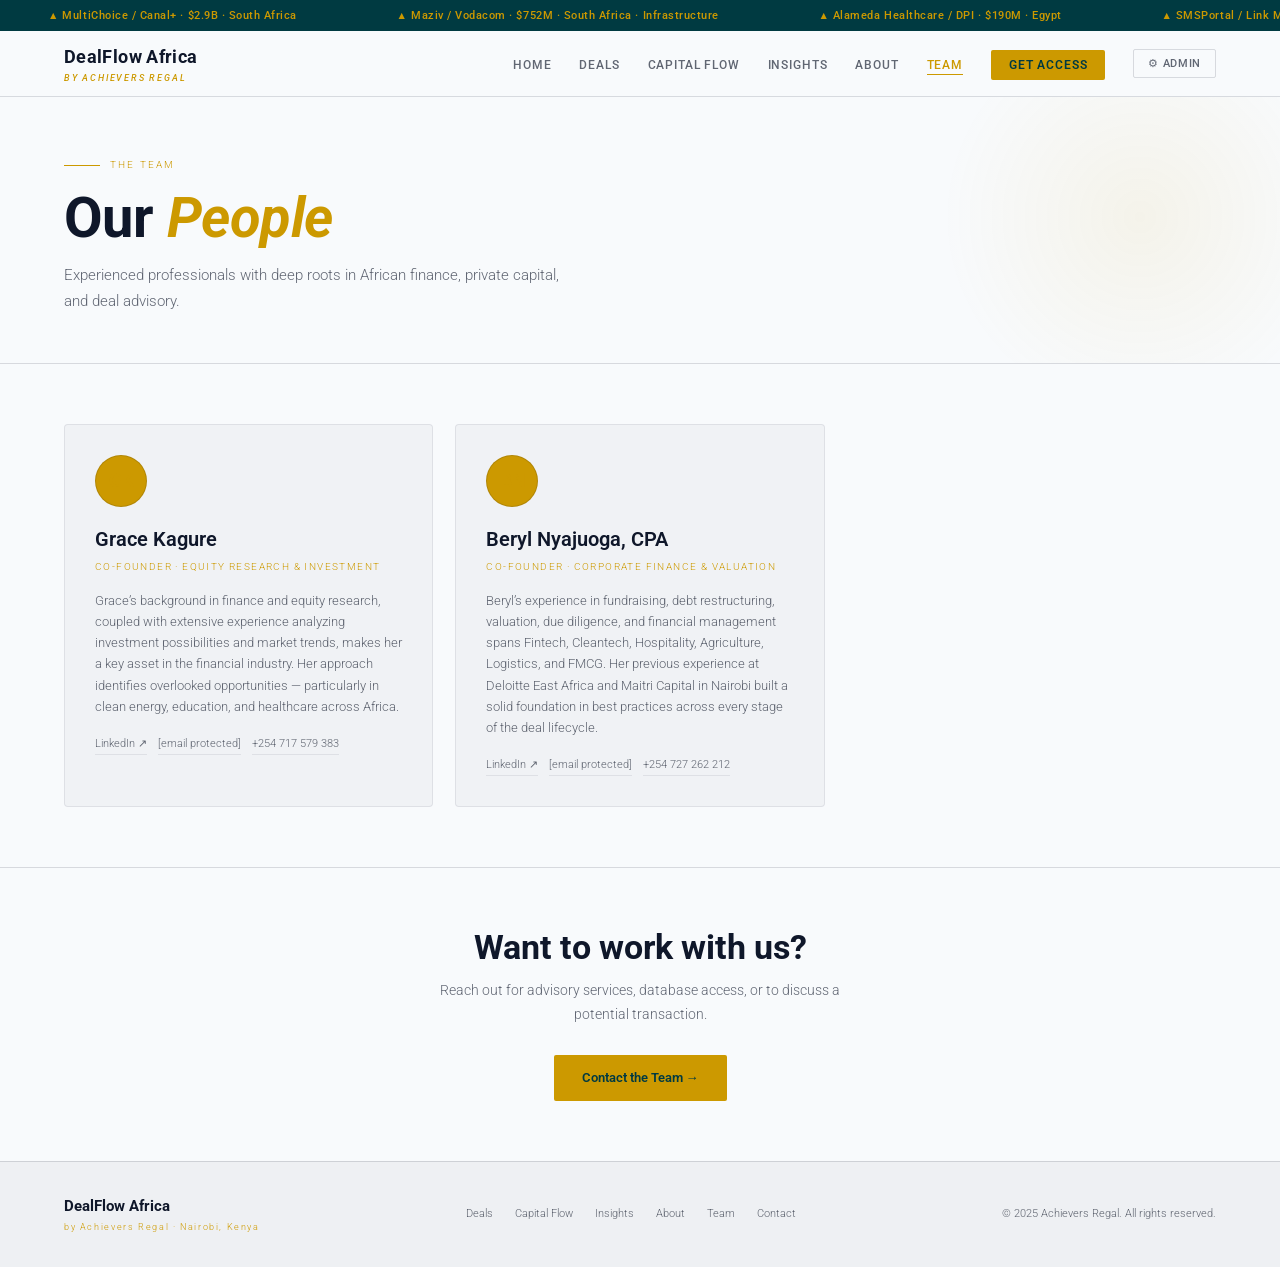
<file: team.html>
<!DOCTYPE html>
<html lang="en">
<head>
<meta charset="UTF-8">
<meta name="viewport" content="width=device-width, initial-scale=1.0">
<title>Our Team | DealFlow Africa</title>
  <meta name="description" content="Meet the Achievers Regal team — experienced finance and investment professionals tracking deal flow across African markets.">
  <meta name="keywords" content="Achievers Regal team, Grace Kagure, Beryl Nyajuoga, African finance professionals, Nairobi investment advisors">
  <meta name="robots" content="index, follow">
                  <link rel="stylesheet" href="style.css">
<!-- SEO -->
<link rel="canonical" href="https://dealsbase.africa/team.html">
<meta property="og:title" content="Our Team | DealFlow Africa">
<meta property="og:description" content="Meet the Achievers Regal team — experienced finance and investment professionals tracking deal flow across African markets.">
<meta property="og:type" content="website">
<meta property="og:url" content="https://dealsbase.africa/team.html">
<meta property="og:image" content="https://dealsbase.africa/og-image.png">
<meta property="og:image:width" content="1200">
<meta property="og:image:height" content="630">
<meta property="og:site_name" content="DealFlow Africa">
<meta property="og:locale" content="en_US">
<meta name="twitter:card" content="summary_large_image">
<meta name="twitter:title" content="Our Team | DealFlow Africa">
<meta name="twitter:description" content="Meet the Achievers Regal team — experienced finance and investment professionals tracking deal flow across African markets.">
<meta name="twitter:image" content="https://dealsbase.africa/og-image.png">
<script type="application/ld+json">{
    "@context": "https://schema.org",
    "@type": "Organization",
    "name": "Achievers Regal",
    "alternateName": "DealFlow Africa",
    "url": "https://dealsbase.africa",
    "logo": "https://dealsbase.africa/og-image.png",
    "description": "Finance and investment services firm specialising in M&A advisory, valuation, and deal intelligence across Africa.",
    "address": {
      "@type": "PostalAddress",
      "addressLocality": "Nairobi",
      "addressCountry": "KE"
    },
    "contactPoint": [
      {
        "@type": "ContactPoint",
        "email": "gkagure8@gmail.com",
        "contactType": "sales",
        "name": "Grace Kagure"
      },
      {
        "@type": "ContactPoint",
        "email": "terrylberyl@gmail.com",
        "contactType": "sales",
        "name": "Beryl Nyajuoga"
      }
    ],
    "sameAs": []
  }</script>
<!-- /SEO -->
</head>
<body>
<div class="ticker"><div class="ticker-track">
<span>&#9650; MultiChoice / Canal+ &middot; $2.9B &middot; South Africa</span>
<span>&#9650; Maziv / Vodacom &middot; $752M &middot; South Africa &middot; Infrastructure</span>
<span>&#9650; Alameda Healthcare / DPI &middot; $190M &middot; Egypt</span>
<span>&#9650; SMSPortal / Link Mobility &middot; $115M &middot; South Africa</span>
<span>&#9650; Atlas Tower Kenya / STOA &middot; $27M &middot; Kenya</span>
<span>&#9650; Zanaga Iron Ore &middot; $21.5M &middot; Republic of Congo</span>
<span>&#9650; Safari Holdings / IFC &middot; $10M &middot; Kenya</span>
<span>&#9650; Cape Town Property / Rainbow Tourism &middot; $5.6M</span>
<span>&#9650; MultiChoice / Canal+ &middot; $2.9B &middot; South Africa</span>
<span>&#9650; Maziv / Vodacom &middot; $752M &middot; South Africa &middot; Infrastructure</span>
<span>&#9650; Alameda Healthcare / DPI &middot; $190M &middot; Egypt</span>
<span>&#9650; SMSPortal / Link Mobility &middot; $115M &middot; South Africa</span>
<span>&#9650; Atlas Tower Kenya / STOA &middot; $27M &middot; Kenya</span>
<span>&#9650; Zanaga Iron Ore &middot; $21.5M &middot; Republic of Congo</span>
<span>&#9650; Safari Holdings / IFC &middot; $10M &middot; Kenya</span>
<span>&#9650; Cape Town Property / Rainbow Tourism &middot; $5.6M</span>
</div></div>
<nav>
  <a href="index.html" class="logo-wrap"><div class="l1">DealFlow Africa</div><div class="l2">by Achievers Regal</div></a>
  <button class="mobile-toggle" onclick="toggleMobileNav()">&#9776;</button>
  <ul class="nav-links" id="navLinks">
    <li><a href="index.html">Home</a></li>
    <li><a href="deals.html">Deals</a></li>
    <li><a href="capital-flow.html">Capital Flow</a></li>
    <li><a href="insights.html">Insights</a></li>
    <li><a href="about.html">About</a></li>
    <li><a href="team.html" class="active-page">Team</a></li>
    <li><a href="contact.html" class="btn-cta">Get Access</a></li>
    <li><button class="admin-btn" onclick="openLogin()">&#9881; Admin</button></li>
  </ul>
</nav>
<div class="page-header">
  <div class="eyebrow">The Team</div>
  <h1>Our <em>People</em></h1>
  <p>Experienced professionals with deep roots in African finance, private capital, and deal advisory.</p>
</div>
<section>
  <div class="team-grid">
    <div class="tc">
      <div class="tc-init">GK</div>
      <div class="tc-name">Grace Kagure</div>
      <div class="tc-role">Co-Founder &middot; Equity Research &amp; Investment</div>
      <div class="tc-bio">Grace&rsquo;s background in finance and equity research, coupled with extensive experience analyzing investment possibilities and market trends, makes her a key asset in the financial industry. Her approach identifies overlooked opportunities &mdash; particularly in clean energy, education, and healthcare across Africa.</div>
      <div class="tc-links">
        <a href="https://www.linkedin.com/in/grace-kagure-b13b24163/" target="_blank">LinkedIn &#8599;</a>
        <a href="/cdn-cgi/l/email-protection#d4b3bfb5b3a1a6b1ec94b3b9b5bdb8fab7bbb9"><span class="__cf_email__" data-cfemail="99fef2f8feecebfca1d9fef4f8f0f5b7faf6f4">[email&#160;protected]</span></a>
        <a href="tel:+254717579383">+254 717 579 383</a>
      </div>
    </div>
    <div class="tc">
      <div class="tc-init">BN</div>
      <div class="tc-name">Beryl Nyajuoga, CPA</div>
      <div class="tc-role">Co-Founder &middot; Corporate Finance &amp; Valuation</div>
      <div class="tc-bio">Beryl&rsquo;s experience in fundraising, debt restructuring, valuation, due diligence, and financial management spans Fintech, Cleantech, Hospitality, Agriculture, Logistics, and FMCG. Her previous experience at Deloitte East Africa and Maitri Capital in Nairobi built a solid foundation in best practices across every stage of the deal lifecycle.</div>
      <div class="tc-links">
        <a href="https://www.linkedin.com/in/terryl-beryl-nyajuoga-cpa-34baba93" target="_blank">LinkedIn &#8599;</a>
        <a href="/cdn-cgi/l/email-protection#6a1e0f18181306080f1813062a0d070b030644090507"><span class="__cf_email__" data-cfemail="186c7d6a6a61747a7d6a6174587f75797174367b7775">[email&#160;protected]</span></a>
        <a href="tel:+254727262212">+254 727 262 212</a>
      </div>
    </div>
  </div>
</section>
<section style="border-top:1px solid var(--border);text-align:center;padding:60px 5%;">
  <h2 class="sec-title">Want to work with us?</h2>
  <p style="font-size:14px;color:var(--muted);margin:12px auto 28px;max-width:440px;line-height:1.7;">Reach out for advisory services, database access, or to discuss a potential transaction.</p>
  <a href="contact.html" style="display:inline-block;background:var(--gold);color:var(--green);font-family:'DM Sans',sans-serif;font-size:13px;font-weight:600;padding:12px 28px;border-radius:2px;text-decoration:none;">Contact the Team &rarr;</a>
</section>
<footer>
  <div class="fb"><div class="f1">DealFlow Africa</div><div class="f2">by Achievers Regal &middot; Nairobi, Kenya</div></div>
  <div class="flinks"><a href="deals.html">Deals</a><a href="capital-flow.html">Capital Flow</a><a href="insights.html">Insights</a><a href="about.html">About</a><a href="team.html">Team</a><a href="contact.html">Contact</a></div>
  <div class="fcopy">&copy; 2025 Achievers Regal. All rights reserved.</div>
</footer>
<div class="login-overlay" id="loginOverlay">
  <div class="login-box">
    <div class="login-logo"><div class="lar"><span class="la">A</span><span class="lr">R</span></div><div class="lname">Achievers Regal</div></div>
    <h3>Admin Access</h3><p>Enter your password</p>
    <input type="password" id="loginInput" placeholder="Enter password" onkeydown="if(event.key==='Enter')doLogin()">
    <button class="login-btn" onclick="doLogin()">Sign In</button>
    <div class="login-err" id="loginErr">Incorrect password.</div>
    <div style="margin-top:14px"><button onclick="document.getElementById('loginOverlay').classList.remove('open')" style="background:no
</file>
<file: style.css>
/* ─── DealFlow Africa · Shared Stylesheet ─── */
@import url('https://fonts.googleapis.com/css2?family=Roboto:wght@300;400;500;600;700;800&display=swap');

:root{
  --green:#003A41;
  --gold:#cc9900;
  --bg:#f8fafc;
  --white:#0f172a;--off-white:#ffffff;
  --muted:rgba(15,23,42,0.65);
  --border:rgba(15,23,42,0.14);--border-sub:rgba(15,23,42,0.08);
  --card:rgba(15,23,42,0.03);
}
*{margin:0;padding:0;box-sizing:border-box;font-family:'Roboto',sans-serif!important;}
html{scroll-behavior:smooth;}
body{background:var(--bg);color:var(--white);font-family:'DM Sans',sans-serif;font-weight:300;line-height:1.65;overflow-x:hidden;}

/* PAGE TRANSITIONS */
body{animation:pageIn .35s ease both;}
@keyframes pageIn{from{opacity:0;transform:translateY(8px)}to{opacity:1;transform:translateY(0)}}

/* TICKER */
.ticker{background:var(--green);color:var(--gold);font-family:'DM Mono',monospace;font-size:10.5px;font-weight:500;letter-spacing:.05em;padding:7px 0;overflow:hidden;white-space:nowrap;}
.ticker-track{display:inline-block;animation:tick 55s linear infinite;}
.ticker-track span{margin:0 48px;}
.ticker-track span::before{color:var(--gold);}
@keyframes tick{0%{transform:translateX(0)}100%{transform:translateX(-50%)}}

/* NAV */
nav{position:sticky;top:0;z-index:200;background:rgba(248,250,252,.97);backdrop-filter:blur(12px);border-bottom:1px solid var(--border);display:flex;align-items:center;justify-content:space-between;padding:0 5%;height:66px;}
.logo-wrap{text-decoration:none;color:var(--white);}
.logo-wrap .l1{font-family:'Playfair Display',serif;font-size:18px;font-weight:700;letter-spacing:.02em;}
.logo-wrap .l2{font-size:9px;letter-spacing:.2em;text-transform:uppercase;color:var(--gold);font-weight:500;font-style:italic;}
.nav-links{display:flex;gap:28px;list-style:none;align-items:center;}
.nav-links a{color:var(--muted);text-decoration:none;font-size:12px;font-weight:500;letter-spacing:.07em;text-transform:uppercase;transition:color .2s;}
.nav-links a:hover,.nav-links a.active-page{color:var(--gold);}
.nav-links a.active-page{border-bottom:1px solid var(--gold);padding-bottom:2px;}
.btn-cta{background:var(--gold);color:var(--green)!important;padding:8px 18px;border-radius:2px;font-weight:600!important;}
.btn-cta:hover{background:var(--gold)!important;}
.admin-btn{background:none;border:1px solid var(--border);color:var(--muted)!important;padding:7px 14px;border-radius:2px;cursor:pointer;font-size:11px;letter-spacing:.06em;font-family:'DM Sans',sans-serif;text-transform:uppercase;font-weight:500;transition:all .2s;}
.admin-btn:hover{border-color:var(--gold);color:var(--gold)!important;}
.mobile-toggle{display:none;background:none;border:none;color:var(--white);font-size:20px;cursor:pointer;padding:4px;}

/* PAGE HEADER (inner pages) */
.page-header{padding:60px 5% 48px;border-bottom:1px solid var(--border);position:relative;overflow:hidden;}
.page-header::after{content:'';position:absolute;top:-80px;right:-60px;width:400px;height:400px;background:radial-gradient(ellipse,rgba(204,153,0,.07) 0%,transparent 70%);pointer-events:none;}
.eyebrow{display:flex;align-items:center;gap:10px;font-family:'DM Mono',monospace;font-size:10px;letter-spacing:.22em;text-transform:uppercase;color:var(--gold);margin-bottom:14px;}
.eyebrow::before{content:'';width:36px;height:1px;background:var(--gold);}
.page-header h1{font-family:'Playfair Display',serif;font-size:clamp(30px,4.5vw,56px);font-weight:700;line-height:1.1;letter-spacing:-.01em;}
.page-header h1 em{font-style:italic;color:var(--gold);}
.page-header p{font-size:14.5px;color:var(--muted);max-width:520px;line-height:1.78;margin-top:14px;}

/* SECTIONS */
section{padding:60px 5%;}
.sec-label{display:inline-flex;align-items:center;gap:10px;font-family:'DM Mono',monospace;font-size:9.5px;letter-spacing:.2em;text-transform:uppercase;color:var(--gold);margin-bottom:10px;}
.sec-label::before{content:'';width:28px;height:1px;background:var(--gold);}
.sec-title{font-family:'Playfair Display',serif;font-size:clamp(22px,3vw,34px);font-weight:700;line-height:1.15;}
.sec-desc{font-size:14px;color:var(--muted);margin-top:10px;max-width:540px;line-height:1.7;}
.sec-head{margin-bottom:38px;}

/* DEALS TABLE */
.toolbar{display:flex;gap:10px;margin-bottom:22px;flex-wrap:wrap;align-items:center;justify-content:space-between;}
.filters{display:flex;gap:8px;flex-wrap:wrap;}
.fbtn{font-size:11px;font-family:'DM Sans',sans-serif;font-weight:500;letter-spacing:.05em;padding:6px 14px;border-radius:2px;border:1px solid var(--border);background:transparent;color:var(--muted);cursor:pointer;transition:all .2s;}
.fbtn.active,.fbtn:hover{background:var(--gold);border-color:var(--gold);color:var(--white);}
.srch{display:flex;align-items:center;gap:8px;background:rgba(15,23,42,.03);border:1px solid var(--border-sub);border-radius:2px;padding:6px 13px;}
.srch input{background:none;border:none;outline:none;color:var(--white);font-size:12px;font-family:'DM Sans',sans-serif;width:170px;}
.srch input::placeholder{color:rgba(15,23,42,.35);}
.tbl-wrap{overflow-x:auto;border-radius:4px;box-shadow:0 2px 24px rgba(0,0,0,.18);}
table{width:100%;border-collapse:collapse;font-size:12.5px;background:#fff;}
thead tr{border-bottom:2px solid var(--green);}
thead th{padding:12px 16px;text-align:left;font-family:'DM Mono',monospace;font-size:9px;letter-spacing:.16em;text-transform:uppercase;color:var(--green);background:#f0f4f4;white-space:nowrap;}
tbody tr{border-bottom:1px solid #e8eded;transition:background .15s;cursor:pointer;}
tbody tr:last-child{border-bottom:none;}
tbody tr:hover{background:#f5fafa;}
tbody td{padding:12px 16px;vertical-align:middle;color:#1a1a1a;}
.td-logo{width:44px;text-align:center;}
.logo-fallback{width:38px;height:38px;background:var(--green);border-radius:6px;display:inline-flex;flex-direction:column;align-items:center;justify-content:center;position:relative;overflow:hidden;}
.logo-fallback .ar-init{display:flex;align-items:flex-end;line-height:1;}
.logo-fallback .ar-a{font-family:'Playfair Display',serif;font-size:13px;font-weight:700;color:var(--gold);margin-bottom:2px;}
.logo-fallback .ar-r{font-family:'Playfair Display',serif;font-size:13px;font-weight:700;color:var(--gold);}
.logo-fallback .ar-name{font-family:'DM Mono',monospace;font-size:5px;letter-spacing:.08em;color:rgba(255,255,255,.8);text-transform:uppercase;position:absolute;bottom:4px;white-space:nowrap;}
.td-date{font-family:'DM Mono',monospace;font-size:10.5px;color:#607070;white-space:nowrap;}
.td-target{font-weight:600;color:var(--green);}
.td-acq{color:#4a6060;font-size:12px;}
.td-country span{display:inline-block;padding:3px 9px;border-radius:2px;font-size:10px;font-weight:500;background:#e8f0f0;color:var(--green);border:1px solid #c8dada;}
.td-sector span{display:inline-block;padding:3px 9px;border-radius:2px;font-size:10px;color:#7a5500;border:1px solid #e8c96a;background:#fdf5dc;white-space:nowrap;}
.td-val{font-family:'DM Mono',monospace;font-size:12px;font-weight:600;text-align:right;white-space:nowrap;}
.td-val.known{color:var(--green);}
.td-val.undisclosed{color:#aaa;font-style:italic;font-size:11px;font-weight:400;}
.td-stake{font-family:'DM Mono',monospace;font-size:11px;text-align:center;color:#4a6060;}
.tbl-footer{display:flex;align-items:center;justify-content:space-between;margin-top:16px;flex-wrap:wrap;gap:10px;}
.tbl-footer .cnt{font-size:12px;color:var(--muted);}
.tbl-footer a{font-size:12px;color:var(--gold);text-decoration:none;border-bottom:1px solid var(--border);}

/* CAPITAL FLOW */
.flow-container{background:rgba(15,23,42,.04);border:1px solid var(--border);border-radius:6px;padding:40px;overflow:hidden;position:relative;}
.flow-title{font-family:'Playfair Display',serif;font-size:22px;font-weight:700;margin-bottom:6px;}
.flow-sub{font-size:12px;color:var(--muted);margin-bottom:32px;font-family:'DM Mono',monospace;letter-spacing:.1em;text-transform:uppercase;}
.flow-map{position:relative;height:320px;margin-bottom:32px;}
.flow-node{position:absolute;display:flex;flex-direction:column;align-items:center;gap:5px;cursor:default;}
.flow-node .fn-dot{border-radius:50%;display:flex;align-items:center;justify-content:center;font-family:'DM Mono',monospace;font-weight:500;color:var(--green);transition:transform .3s;}
.flow-node:hover .fn-dot{transform:scale(1.15);}
.flow-node .fn-label{font-size:10px;font-weight:600;letter-spacing:.04em;color:var(--white);text-align:center;white-space:nowrap;}
.flow-node .fn-count{font-size:9px;font-family:'DM Mono',monospace;color:var(--gold);}
svg.flow-lines{position:absolute;top:0;left:0;width:100%;height:100%;pointer-events:none;}
.flow-pulse{stroke-dasharray:6 4;animation:flowdash 2s linear infinite;}
@keyframes flowdash{to{stroke-dashoffset:-20}}
.flow-bars{display:grid;grid-template-columns:repeat(auto-fill,minmax(160px,1fr));gap:16px;}
.flow-bar-item .fb-label{font-size:11px;color:var(--muted);margin-bottom:6px;display:flex;justify-content:space-between;}
.flow-bar-item .fb-label span{color:var(--gold);font-family:'DM Mono',monospace;font-size:10px;}
.flow-bar-item .fb-track{height:6px;background:rgba(255,255,255,.1);border-radius:3px;overflow:hidden;}
.flow-bar-item .fb-fill{height:100%;background:var(--gold);border-radius:3px;animation:barGrow 1.2s ease-out forwards;}
@keyframes barGrow{from{width:0}to{width:var(--pct)}}
.flow-legend{display:flex;gap:20px;flex-wrap:wrap;margin-top:24px;padding-top:20px;border-top:1px solid var(--border-sub);}
.flow-legend .fl-item{display:flex;align-items:center;gap:8px;font-size:11px;color:var(--muted);}
.flow-legend .fl-dot{width:8px;height:8px;border-radius:50%;}

/* INSIGHTS */
.ins-grid{display:grid;grid-template-columns:repeat(auto-fill,minmax(290px,1fr));gap:18px;}
.ins-card{background:var(--card);border:1px solid var(--border-sub);border-radius:4px;padding:26px;transition:all .25s;text-decoration:none;color:var(--white);display:block;}
.ins-card:hover{background:rgba(204,153,0,.06);border-color:var(--border);transform:translateY(-2px);}
.ins-tag{font-family:'DM Mono',monospace;font-size:9px;letter-spacing:.18em;text-transform:uppercase;color:var(--gold);margin-bottom:11px;}
.ins-title{font-family:'Playfair Display',serif;font-size:16px;font-weight:600;line-height:1.3;margin-bottom:9px;}
.ins-blurb{font-size:12.5px;color:var(--muted);line-height:1.65;}
.ins-link{display:inline-flex;align-items:center;gap:5px;margin-top:14px;font-size:11.5px;color:var(--gold);font-weight:500;}
.ins-link::after{content:'→';}
.ins-card.macro{border-left:3px solid var(--gold);}

/* ABOUT / SERVICES */
.about-grid{display:grid;grid-template-columns:1fr 1fr;gap:56px;align-items:start;}
.about-body p{font-size:14px;color:var(--muted);line-height:1.8;margin-bottom:14px;}
.creds{margin-top:28px;display:flex;flex-direction:column;gap:11px;}
.cred{display:flex;gap:11px;align-items:flex-start;}
.cdot{width:5px;height:5px;background:var(--gold);border-radius:50%;margin-top:9px;flex-shrink:0;}
.cred p{font-size:13px;color:var(--muted);}
.svc-grid{display:grid;grid-template-columns:1fr 1fr;gap:14px;}
.svc{background:var(--card);border:1px solid var(--border-sub);border-radius:3px;overflow:hidden;transition:all .2s;}
.svc:hover{border-color:var(--border);transform:translateY(-2px);box-shadow:0 8px 24px rgba(0,0,0,.2);}
.svc-img{width:100%;height:120px;object-fit:cover;display:block;filter:brightness(.85) saturate(.8);}
.svc-body{padding:16px;}
.svc .sn{font-size:13px;font-weight:600;margin-bottom:5px;color:var(--white);}
.svc .sd{font-size:11px;color:var(--muted);line-height:1.55;}

/* TEAM */
.team-grid{display:grid;grid-template-columns:repeat(auto-fill,minmax(320px,1fr));gap:22px;}
.tc{background:var(--card);border:1px solid var(--border-sub);border-radius:4px;padding:30px;}
.tc-init{width:52px;height:52px;background:var(--gold);border:1px solid var(--border);border-radius:50%;display:flex;align-items:center;justify-content:center;font-family:'Playfair Display',serif;font-size:19px;font-weight:700;color:var(--gold);margin-bottom:16px;}
.tc-name{font-family:'Playfair Display',serif;font-size:20px;font-weight:600;margin-bottom:3px;}
.tc-role{font-size:10px;letter-spacing:.14em;text-transform:uppercase;color:var(--gold);font-family:'DM Mono',monospace;margin-bottom:14px;}
.tc-bio{font-size:12.5px;color:var(--muted);line-height:1.7;}
.tc-links{display:flex;gap:11px;margin-top:18px;flex-wrap:wrap;}
.tc-links a{font-size:11px;color:var(--muted);text-decoration:none;border-bottom:1px solid var(--border-sub);padding-bottom:1px;transition:color .2s;}
.tc-links a:hover{color:var(--gold);}

/* CONTACT */
.contact-grid{display:grid;grid-template-columns:1fr 1fr;gap:56px;}
.ci p{font-size:14px;color:var(--muted);line-height:1.75;margin-bottom:22px;}
.cd-list{display:flex;flex-direction:column;gap:13px;}
.cd{display:flex;gap:11px;align-items:center;}
.cd .cdi{width:30px;height:30px;background:var(--gold);border:1px solid var(--border);border-radius:2px;display:flex;align-items:center;justify-content:center;font-size:12px;flex-shrink:0;}
.cd .cdt{font-size:13px;color:var(--muted);}
.cd .cdt a{color:var(--gold);text-decoration:none;}
.cf{display:flex;flex-direction:column;gap:13px;}
.frow{display:grid;grid-template-columns:1fr 1fr;gap:13px;}
.ff{display:flex;flex-direction:column;gap:5px;}
.ff label{font-size:10px;letter-spacing:.14em;text-transform:uppercase;color:var(--muted);font-family:'DM Mono',monospace;}
.ff input,.ff textarea,.ff select{background:rgba(255,255,255,.04);border:1px solid var(--border-sub);color:var(--white);font-family:'DM Sans',sans-serif;font-size:13px;padding:10px 13px;border-radius:2px;outline:none;transition:border-color .2s;}
.ff input:focus,.ff textarea:focus,.ff select:focus{border-color:var(--gold);}
.ff textarea{resize:vertical;min-height:100px;}
.ff select option{background:var(--green);}
.sbtn{background:var(--gold);color:var(--green);font-family:'DM Sans',sans-serif;font-size:12.5px;font-weight:600;letter-spacing:.06em;text-transform:uppercase;padding:12px 30px;border:none;border-radius:2px;cursor:pointer;transition:background .2s;align-self:flex-start;}
.sbtn:hover{background:var(--gold);}

/* FOOTER */
footer{background:rgba(15,23,42,.04);border-top:1px solid var(--border);padding:32px 5%;display:flex;align-items:center;justify-content:space-between;flex-wrap:wrap;gap:18px;}
.fb .f1{font-family:'Playfair Display',serif;font-size:15px;font-weight:700;}
.fb .f2{font-family:'DM Mono',monospace;font-size:9px;letter-spacing:.18em;color:var(--gold);margin-top:2px;}
.flinks{display:flex;gap:22px;}
.flinks a{font-size:11px;color:var(--muted);text-decoration:none;transition:color .2s;}
.flinks a:hover{color:var(--gold);}
.fcopy{font-size:11px;color:var(--muted);}

/* DEAL MODAL */
.modal-bg{display:none;position:fixed;inset:0;background:rgba(0,0,0,.72);z-index:500;align-items:center;justify-content:center;padding:20px;}
.modal-bg.open{display:flex;}
.modal{background:#0a3d40;border:1px solid var(--border);border-radius:6px;padding:38px;max-width:620px;width:100%;max-height:90vh;overflow-y:auto;position:relative;}
.mcl{position:absolute;top:14px;right:18px;background:none;border:none;color:rgba(255,255,255,.45);font-size:20px;cursor:pointer;line-height:1;}
.mcl:hover{color:var(--white);}
.mtag{font-family:'DM Mono',monospace;font-size:9.5px;letter-spacing:.18em;text-transform:uppercase;color:var(--gold);margin-bottom:8px;}
.modal h2{font-family:'Playfair Display',serif;font-size:24px;font-weight:700;line-height:1.2;margin-bottom:18px;}
.mgrid{display:grid;grid-template-columns:1fr 1fr;gap:13px 22px;margin-bottom:18px;}
.mf .mfl{font-size:9.5px;letter-spacing:.15em;text-transform:uppercase;color:var(--muted);margin-bottom:3px;font-family:'DM Mono',monospace;}
.mf .mfv{font-size:13.5px;color:var(--white);font-weight:500;}
.msum{font-size:13px;color:rgba(255,255,255,.68);line-height:1.75;border-top:1px solid rgba(255,255,255,.08);padding-top:16px;}

/* ADMIN */
.admin-overlay{display:none;position:fixed;inset:0;background:rgba(0,0,0,.85);z-index:600;align-items:flex-start;justify-content:center;overflow-y:auto;padding:30px 20px;}
.admin-overlay.open{display:flex;}
.admin-panel{background:#071f20;border:1px solid var(--border);border-radius:8px;width:100%;max-width:900px;overflow:hidden;}
.admin-header{background:var(--green);padding:20px 28px;display:flex;align-items:center;justify-content:space-between;border-bottom:1px solid var(--border);}
.admin-header h2{font-family:'Playfair Display',serif;font-size:20px;font-weight:700;}
.admin-header .ah-sub{font-size:10px;letter-spacing:.16em;text-transform:uppercase;color:var(--gold);font-family:'DM Mono',monospace;margin-top:2px;}
.admin-close{background:none;border:none;color:rgba(255,255,255,.5);font-size:22px;cursor:pointer;}
.admin-close:hover{color:var(--white);}
.admin-tabs{display:flex;border-bottom:1px solid var(--border);}
.atab{padding:14px 24px;font-size:12px;font-weight:500;letter-spacing:.06em;text-transform:uppercase;cursor:pointer;color:rgba(255,255,255,.45);border-bottom:2px solid transparent;transition:all .2s;background:none;border-left:none;border-right:none;border-top:none;font-family:'DM Sans',sans-serif;}
.atab.active,.atab:hover{color:var(--gold);border-bottom-color:var(--gold);}
.admin-body{padding:28px;}
.admin-section{display:none;}
.admin-section.active{display:block;}
.admin-form{display:flex;flex-direction:column;gap:14px;}
.admin-frow{display:grid;grid-template-columns:1fr 1fr;gap:14px;}
.af{display:flex;flex-direction:column;gap:5px;}
.af label{font-size:10px;letter-spacing:.14em;text-transform:uppercase;color:var(--muted);font-family:'DM Mono',monospace;}
.af input,.af textarea,.af select{background:rgba(255,255,255,.05);border:1px solid rgba(255,255,255,.1);color:var(--white);font-family:'DM Sans',sans-serif;font-size:13px;padding:10px 13px;border-radius:2px;outline:none;transition:border-color .2s;}
.af input:focus,.af textarea:focus,.af select:focus{border-color:var(--gold);}
.af textarea{resize:vertical;min-height:80px;}
.af select option{background:#071f20;}
.admin-btn-row{display:flex;gap:10px;margin-top:8px;}
.a-submit{background:var(--gold);color:var(--green);font-family:'DM Sans',sans-serif;font-size:12px;font-weight:600;letter-spacing:.06em;text-transform:uppercase;padding:10px 24px;border:none;border-radius:2px;cursor:pointer;}
.a-submit:hover{background:var(--gold);}
.a-cancel{background:rgba(255,255,255,.06);color:rgba(255,255,255,.5);font-family:'DM Sans',sans-serif;font-size:12px;padding:10px 18px;border:1px solid rgba(255,255,255,.1);border-radius:2px;cursor:pointer;}
.a-cancel:hover{color:var(--white);}
.admin-list{display:flex;flex-direction:column;gap:8px;margin-bottom:20px;max-height:260px;overflow-y:auto;}
.admin-list-item{display:flex;align-items:center;justify-content:space-between;background:rgba(255,255,255,.04);border:1px solid rgba(255,255,255,.07);padding:10px 14px;border-radius:3px;font-size:12px;}
.admin-list-item .ali-name{font-weight:500;color:var(--white);}
.admin-list-item .ali-meta{font-size:10.5px;color:var(--muted);margin-top:2px;}
.ali-actions{display:flex;gap:8px;}
.ali-del{background:none;border:none;color:rgba(255,100,100,.6);cursor:pointer;font-size:12px;padding:3px 8px;border-radius:2px;transition:all .2s;}
.ali-del:hover{background:rgba(255,100,100,.1);color:#ff6464;}
.admin-note{font-size:11.5px;color:var(--muted);line-height:1.6;padding:12px;background:rgba(204,153,0,.06);border:1px solid var(--border);border-radius:3px;margin-bottom:16px;}

/* LOGIN */
.login-overlay{display:none;position:fixed;inset:0;background:rgba(0,0,0,.85);z-index:700;align-items:center;justify-content:center;}
.login-overlay.open{display:flex;}
.login-box{background:#071f20;border:1px solid var(--border);border-radius:8px;padding:40px;width:100%;max-width:360px;text-align:center;}
.login-logo{margin:0 auto 20px;width:56px;height:56px;background:var(--green);border:2px solid var(--gold);border-radius:10px;display:flex;flex-direction:column;align-items:center;justify-content:center;position:relative;}
.login-logo .lar{display:flex;align-items:flex-end;gap:1px;}
.login-logo .la{font-family:'Playfair Display',serif;font-size:18px;font-weight:700;color:var(--gold);margin-bottom:3px;}
.login-logo .lr{font-family:'Playfair Display',serif;font-size:18px;font-weight:700;color:var(--gold);}
.login-logo .lname{font-family:'DM Mono',monospace;font-size:6px;letter-spacing:.12em;color:rgba(255,255,255,.8);text-transform:uppercase;position:absolute;bottom:6px;}
.login-box h3{font-family:'Playfair Display',serif;font-size:20px;font-weight:700;margin-bottom:6px;}
.login-box p{font-size:12px;color:var(--muted);margin-bottom:24px;}
.login-box input{width:100%;background:rgba(255,255,255,.05);border:1px solid rgba(255,255,255,.1);color:var(--white);font-family:'DM Sans',sans-serif;font-size:13px;padding:11px 14px;border-radius:2px;outline:none;margin-bottom:10px;text-align:center;letter-spacing:.2em;}
.login-box input:focus{border-color:var(--gold);}
.login-btn{width:100%;background:var(--gold);color:var(--green);font-family:'DM Sans',sans-serif;font-size:13px;font-weight:600;padding:11px;border:none;border-radius:2px;cursor:pointer;letter-spacing:.06em;text-transform:uppercase;}
.login-btn:hover{background:var(--gold);}
.login-err{font-size:11.5px;color:#ff8080;margin-top:8px;display:none;}

/* STATS BAND */
.stats-band{display:grid;grid-template-columns:repeat(3,1fr);border-bottom:1px solid var(--border);}
.stat-cell{padding:30px 5%;border-right:1px solid var(--border);}
.stat-cell:last-child{border-right:none;}
.stat-cell .sl{font-family:'DM Mono',monospace;font-size:9.5px;letter-spacing:.18em;text-transform:uppercase;color:var(--green);margin-bottom:8px;}
.stat-cell .sv{font-family:'Playfair Display',serif;font-size:clamp(24px,3vw,40px);font-weight:700;line-height:1;color:var(--gold);}
.stat-cell .sd{font-size:11.5px;color:var(--muted);margin-top:6px;}

/* CTA CARDS (hero) */
.cta-row{display:flex;gap:14px;flex-wrap:wrap;margin-top:36px;}
.cta-card{display:flex;align-items:center;gap:13px;background:transparent;border:none;padding:16px 24px;border-radius:3px;text-decoration:none;color:var(--white);transition:all .25s;}
.cta-card:hover{background:transparent;border-color:transparent;transform:translateY(-2px);}
.cta-card .ico{width:34px;height:34px;background:transparent;border-radius:0;display:flex;align-items:center;justify-content:center;flex-shrink:0;color:var(--gold);font-size:15px;}
.cta-card .lbl{font-size:13px;font-weight:600;}
.cta-card .sub{font-size:10.5px;color:var(--muted);margin-top:2px;}

/* RESPONSIVE */
@media(max-width:860px){
  .about-grid,.contact-grid{grid-template-columns:1fr;}
  .mobile-toggle{display:block;}
  .nav-links{display:none;position:absolute;top:66px;left:0;right:0;background:rgba(248,250,252,.98);flex-direction:column;gap:0;padding:12px 0;border-bottom:1px solid var(--border);}
  .nav-links.open{display:flex;}
  .nav-links li{width:100%;}
  .nav-links a,.nav-links button{display:block;width:100%;padding:12px 5%;border-radius:0;}
  .stats-band{grid-template-columns:1fr;}
  .stat-cell{border-right:none;border-bottom:1px solid var(--border);}
  .stat-cell:last-child{border-bottom:none;}
  .svc-grid,.frow,.admin-frow{grid-template-columns:1fr;}
  .mgrid{grid-template-columns:1fr;}
}

/* SUCCESS PAGE */
.page-success{min-height:100vh;display:flex;flex-direction:column;}
.page-success main{flex:1;display:flex;align-items:center;justify-content:center;padding:80px 24px;position:relative;}
.page-success main::before{content:'';position:absolute;inset:0;background:radial-gradient(ellipse at 50% 40%, rgba(204,153,0,.05) 0%, transparent 60%);pointer-events:none;}
.page-success .success-card{max-width:560px;width:100%;text-align:center;position:relative;z-index:1;animation:successFadeUp .5s ease both;}
@keyframes successFadeUp{from{opacity:0;transform:translateY(16px)}to{opacity:1;transform:translateY(0)}}
.page-success .success-icon{width:72px;height:72px;margin:0 auto 28px;background:var(--gold);border:2px solid rgba(204,153,0,.35);border-radius:50%;display:flex;align-items:center;justify-content:center;animation:successPopIn .4s cubic-bezier(.34,1.56,.64,1) .1s both;}
@keyframes successPopIn{from{transform:scale(.6);opacity:0}to{transform:scale(1);opacity:1}}
.page-success .success-icon svg{color:var(--gold);}
.page-success .success-card .eyebrow{font-family:'DM Mono',monospace;font-size:14px;letter-spacing:.15em;text-transform:uppercase;color:var(--gold);font-weight:500;margin-bottom:12px;}
.page-success .success-card h1{font-family:'Playfair Display',serif;font-size:clamp(28px,5vw,40px);font-weight:400;color:var(--white);margin-bottom:12px;line-height:1.15;}
.page-success .success-card .sub{font-size:16px;color:var(--muted);line-height:1.7;margin-bottom:36px;}
.page-success .password-box{background:rgba(0,0,0,.3);border:1px solid rgba(204,153,0,.3);border-radius:4px;padding:28px 32px;margin-bottom:32px;text-align:left;position:relative;overflow:hidden;}
.page-success .password-box::before{content:'';position:absolute;top:0;left:0;right:0;height:1px;background:linear-gradient(90deg, transparent, rgba(204,153,0,.5), transparent);}
.page-success .pw-label{font-family:'DM Mono',monospace;font-size:10px;letter-spacing:.18em;text-transform:uppercase;color:var(--muted);margin-bottom:10px;}
.page-success .pw-value{font-family:'DM Mono',monospace;font-size:22px;font-weight:500;color:var(--gold);letter-spacing:.08em;word-break:break-all;background:var(--gold);border:1px solid rgba(204,153,0,.15);border-radius:2px;padding:10px 14px;display:block;margin-bottom:14px;user-select:all;}
.page-success .pw-instructions{font-size:14px;color:var(--muted);line-height:1.7;}
.page-success .pw-instructions strong{color:rgba(255,255,255,.75);font-weight:600;}
.page-success .pw-copy-row{display:flex;align-items:center;gap:12px;margin-top:10px;flex-wrap:wrap;}
.page-success .pw-copy-btn{font-family:'DM Mono',monospace;font-size:11px;letter-spacing:.1em;text-transform:uppercase;background:none;border:1px solid rgba(204,153,0,.3);color:var(--gold);padding:6px 14px;border-radius:2px;cursor:pointer;transition:all .2s;}
.page-success .pw-copy-btn:hover{background:var(--gold);border-color:var(--gold);}
.page-success .pw-copy-ok{font-size:12px;color:rgba(204,153,0,.7);display:none;font-family:'DM Mono',monospace;}
.page-success .deals-btn{display:inline-block;padding:15px 36px;background:var(--gold);color:var(--green);font-family:'DM Sans',sans-serif;font-size:15px;font-weight:700;letter-spacing:.04em;text-decoration:none;border-radius:2px;transition:background .2s, transform .15s;margin-bottom:24px;text-transform:uppercase;}
.page-success .deals-btn:hover{background:var(--gold);transform:translateY(-2px);}
.page-success .confirmation-note{font-size:14px;color:rgba(255,255,255,.35);line-height:1.7;}
.page-success .confirmation-note a{color:rgba(204,153,0,.65);text-decoration:none;transition:color .2s;}
.page-success .confirmation-note a:hover{color:var(--gold);}
.page-success .tx-ref-line{margin-top:16px;font-family:'DM Mono',monospace;font-size:11px;color:rgba(255,255,255,.2);letter-spacing:.06em;}
@media(max-width:720px){
  .page-success main{padding:48px 20px;}
  .page-success .password-box{padding:22px 20px;}
  .page-success .pw-value{font-size:17px;}
}

/* PRICING PAGE */
.page-pricing{min-height:100vh;}
.page-pricing .page-header{padding:72px 80px 60px;border-bottom:1px solid var(--border);position:relative;overflow:hidden;text-align:center;}
.page-pricing .page-header::before{content:'';position:absolute;inset:0;background:radial-gradient(ellipse at 50% 60%, rgba(204,153,0,.05) 0%, transparent 65%);pointer-events:none;}
.page-pricing .eyebrow{font-family:'DM Mono',monospace;font-size:14px;letter-spacing:.15em;text-transform:uppercase;color:var(--gold);font-weight:500;margin-bottom:16px;}
.page-pricing .page-header h1{font-family:'Playfair Display',serif;font-size:clamp(36px,5vw,54px);font-weight:400;line-height:1.1;color:var(--white);margin-bottom:18px;}
.page-pricing .page-header h1 em{color:var(--gold);font-style:italic;}
.page-pricing .page-header p{font-size:16px;color:var(--muted);line-height:1.75;max-width:560px;margin:0 auto;}
.page-pricing .pricing-section{padding:72px 80px;position:relative;}
.page-pricing .pricing-grid{display:grid;grid-template-columns:1fr 1fr;gap:24px;max-width:860px;margin:0 auto;}
.page-pricing .pricing-card{background:rgba(255,255,255,.035);border:1px solid rgba(255,255,255,.07);border-radius:4px;padding:40px 36px 36px;display:flex;flex-direction:column;transition:transform .25s ease,border-color .25s ease,box-shadow .25s ease;position:relative;overflow:hidden;}
.page-pricing .pricing-card::before{content:'';position:absolute;top:0;left:0;right:0;height:1px;background:linear-gradient(90deg,transparent,rgba(204,153,0,.2),transparent);opacity:0;transition:opacity .3s;}
.page-pricing .pricing-card:hover{transform:translateY(-4px);border-color:rgba(255,255,255,.12);box-shadow:0 16px 48px rgba(0,0,0,.3);}
.page-pricing .pricing-card:hover::before{opacity:1;}
.page-pricing .pricing-card.featured{border-color:rgba(204,153,0,.35);background:rgba(204,153,0,.04);box-shadow:0 0 40px rgba(204,153,0,.06);}
.page-pricing .pricing-card.featured::before{opacity:1;background:linear-gradient(90deg,transparent,rgba(204,153,0,.5),transparent);}
.page-pricing .pricing-card.featured:hover{transform:translateY(-4px);border-color:rgba(204,153,0,.55);box-shadow:0 16px 56px rgba(204,153,0,.12);}
.page-pricing .card-badge{position:absolute;top:18px;right:18px;font-family:'DM Mono',monospace;font-size:10px;letter-spacing:.12em;text-transform:uppercase;background:var(--gold);color:var(--green);padding:3px 9px;border-radius:2px;font-weight:500;}
.page-pricing .card-plan{font-family:'DM Mono',monospace;font-size:11px;letter-spacing:.18em;text-transform:uppercase;color:var(--muted);margin-bottom:20px;}
.page-pricing .card-price{margin-bottom:6px;}
.page-pricing .card-price .amount{font-family:'Playfair Display',serif;font-size:48px;font-weight:600;color:var(--white);line-height:1;}
.page-pricing .card-price .period{font-size:14px;color:var(--muted);margin-left:4px;}
.page-pricing .card-subprice{font-size:14px;color:var(--gold);margin-bottom:28px;font-family:'DM Mono',monospace;letter-spacing:.04em;}
.page-pricing .card-divider{height:1px;background:var(--border);margin-bottom:26px;}
.page-pricing .save-tag{display:inline-block;font-family:'DM Mono',monospace;font-size:11px;letter-spacing:.1em;color:var(--gold);background:var(--gold);border:1px solid rgba(204,153,0,.2);padding:3px 9px;border-radius:2px;margin-bottom:26px;}
.page-pricing .feature-list{list-style:none;display:flex;flex-direction:column;gap:13px;flex:1;margin-bottom:32px;}
.page-pricing .feature-list li{display:flex;align-items:flex-start;gap:10px;font-size:14px;color:rgba(255,255,255,.8);line-height:1.5;}
.page-pricing .feature-list li::before{content:'✓';color:var(--gold);font-weight:700;font-size:14px;flex-shrink:0;margin-top:1px;}
.page-pricing .feature-list li.highlight{color:var(--gold);font-weight:500;}
.page-pricing .feature-list li.highlight::before{content:'★';font-size:13px;}
.page-pricing .card-btn{display:block;width:100%;padding:14px 20px;background:var(--gold);color:var(--green);font-family:'DM Sans',sans-serif;font-size:14px;font-weight:700;letter-spacing:.04em;text-align:center;border:none;border-radius:2px;cursor:pointer;transition:background .2s,transform .15s;text-transform:uppercase;}
.page-pricing .card-btn:hover{background:var(--gold);transform:translateY(-1px);}
.page-pricing .card-btn:active{transform:translateY(0);}
.page-pricing .included-section{padding:0 80px 72px;}
.page-pricing .included-inner{max-width:860px;margin:0 auto;border:1px solid var(--border);border-radius:4px;overflow:hidden;}
.page-pricing .included-header{padding:28px 36px 24px;border-bottom:1px solid var(--border);background:rgba(255,255,255,.02);}
.page-pricing .included-header .eyebrow{margin-bottom:6px;}
.page-pricing .included-header h2{font-family:'Playfair Display',serif;font-size:22px;font-weight:400;color:var(--white);}
.page-pricing .included-grid{display:grid;grid-template-columns:1fr 1fr;gap:0;}
.page-pricing .included-item{padding:24px 36px;border-bottom:1px solid var(--border);border-right:1px solid var(--border);display:flex;align-items:flex-start;gap:14px;}
.page-pricing .included-item:nth-child(even){border-right:none;}
.page-pricing .included-item:nth-last-child(-n+2){border-bottom:none;}
.page-pricing .included-icon{width:32px;height:32px;background:var(--gold);border:1px solid rgba(204,153,0,.15);border-radius:2px;display:flex;align-items:center;justify-content:center;flex-shrink:0;color:var(--gold);font-size:15px;}
.page-pricing .included-text .it-title{font-size:14px;font-weight:600;color:var(--white);margin-bottom:4px;}
.page-pricing .included-text .it-desc{font-size:14px;color:var(--muted);line-height:1.6;}
.page-pricing .contact-section{padding:0 80px 72px;}
.page-pricing .contact-inner{max-width:860px;margin:0 auto;padding:36px;background:rgba(255,255,255,.02);border:1px solid var(--border);border-radius:4px;display:flex;gap:48px;flex-wrap:wrap;align-items:flex-start;}
.page-pricing .contact-col .eyebrow{margin-bottom:12px;}
.page-pricing .contact-row{display:flex;align-items:center;gap:10px;margin-bottom:10px;font-size:14px;color:var(--muted);}
.page-pricing .contact-row a{color:var(--gold);text-decoration:none;transition:color .2s;}
.page-pricing .contact-row a:hover{color:var(--gold);}
.page-pricing .contact-row .cicon{width:18px;height:18px;color:var(--gold);opacity:.7;flex-shrink:0;}
.page-pricing .checkout-overlay{position:fixed;inset:0;background:rgba(0,0,0,.7);backdrop-filter:blur(6px);z-index:1000;display:flex;align-items:center;justify-content:center;opacity:0;pointer-events:none;transition:opacity .25s ease;}
.page-pricing .checkout-overlay.open{opacity:1;pointer-events:all;}
.page-pricing .checkout-box{background:#0c3d40;border:1px solid rgba(204,153,0,.25);border-radius:4px;padding:40px 44px;width:100%;max-width:440px;position:relative;box-shadow:0 24px 80px rgba(0,0,0,.5);transform:translateY(16px);transition:transform .25s ease;}
.page-pricing .checkout-overlay.open .checkout-box{transform:translateY(0);}
.page-pricing .checkout-box .co-close{position:absolute;top:14px;right:16px;background:none;border:none;color:var(--muted);font-size:18px;cursor:pointer;padding:4px 8px;transition:color .2s;}
.page-pricing .checkout-box .co-close:hover{color:var(--white);}
.page-pricing .checkout-plan-badge{display:inline-block;font-family:'DM Mono',monospace;font-size:10px;letter-spacing:.12em;text-transform:uppercase;color:var(--gold);background:var(--gold);border:1px solid rgba(204,153,0,.2);padding:3px 9px;border-radius:2px;margin-bottom:16px;}
.page-pricing .checkout-box h3{font-family:'Playfair Display',serif;font-size:24px;font-weight:400;color:var(--white);margin-bottom:6px;}
.page-pricing .checkout-box .co-sub{font-size:14px;color:var(--muted);margin-bottom:28px;line-height:1.6;}
.page-pricing .co-field{margin-bottom:16px;}
.page-pricing .co-field label{display:block;font-family:'DM Mono',monospace;font-size:10px;letter-spacing:.14em;text-transform:uppercase;color:var(--muted);margin-bottom:7px;}
.page-pricing .co-field input{width:100%;background:rgba(255,255,255,.05);border:1px solid var(--border);border-radius:2px;color:var(--white);font-family:'DM Sans',sans-serif;font-size:14px;padding:11px 14px;outline:none;transition:border-color .2s;}
.page-pricing .co-field input:focus{border-color:var(--gold);}
.page-pricing .co-field input::placeholder{color:rgba(255,255,255,.25);}
.page-pricing .co-err{font-size:13px;color:#e87;margin-bottom:14px;display:none;}
.page-pricing .co-submit{width:100%;padding:14px 20px;background:var(--gold);color:var(--green);font-family:'DM Sans',sans-serif;font-size:14px;font-weight:700;letter-spacing:.04em;text-transform:uppercase;border:none;border-radius:2px;cursor:pointer;transition:background .2s;margin-top:6px;}
.page-pricing .co-submit:hover{background:var(--gold);}
.page-pricing .co-submit:disabled{opacity:.6;cursor:not-allowed;}
.page-pricing .co-legal{margin-top:14px;font-size:12px;color:rgba(255,255,255,.3);text-align:center;line-height:1.5;}
@media(max-width:900px){
  .page-pricing .pricing-section{padding:56px 40px;}
  .page-pricing .included-section{padding:0 40px 56px;}
  .page-pricing .contact-section{padding:0 40px 56px;}
  .page-pricing .page-header{padding:56px 40px 48px;}
}
@media(max-width:720px){
  .page-pricing .pricing-section{padding:48px 20px;}
  .page-pricing .pricing-grid{grid-template-columns:1fr;gap:20px;max-width:420px;}
  .page-pricing .included-section{padding:0 20px 48px;}
  .page-pricing .included-grid{grid-template-columns:1fr;}
  .page-pricing .included-item{border-right:none!important;}
  .page-pricing .included-item:nth-last-child(-n+2){border-bottom:1px solid var(--border);}
  .page-pricing .included-item:last-child{border-bottom:none;}
  .page-pricing .contact-section{padding:0 20px 48px;}
  .page-pricing .contact-inner{padding:24px 20px;gap:28px;}
  .page-pricing .page-header{padding:40px 20px 36px;}
  .page-pricing .checkout-box{padding:32px 24px;margin:16px;max-width:calc(100% - 32px);}
}

/* CAPITAL FLOW PAGE */
.page-capital-flow .loading-overlay{display:flex;flex-direction:column;align-items:center;justify-content:center;min-height:60vh;gap:16px;}
.page-capital-flow .spinner{width:36px;height:36px;border:3px solid var(--border);border-top-color:var(--gold);border-radius:50%;animation:capitalSpin .8s linear infinite;}
@keyframes capitalSpin{to{transform:rotate(360deg)}}
.page-capital-flow .loading-overlay p{font-size:14px;color:var(--muted);font-family:'DM Mono',monospace;letter-spacing:.05em;}
.page-capital-flow .page-content{display:none;}
.page-capital-flow .page-content.loaded{display:block;}
.page-capital-flow .page-header{padding:72px 80px 56px;border-bottom:1px solid var(--border);position:relative;overflow:hidden;}
.page-capital-flow .page-header::before{content:'';position:absolute;inset:0;background:radial-gradient(ellipse at 70% 50%, rgba(204,153,0,.04) 0%, transparent 70%);pointer-events:none;}
.page-capital-flow .eyebrow{font-family:'DM Mono',monospace;font-size:14px;letter-spacing:.15em;text-transform:uppercase;color:var(--gold);font-weight:500;margin-bottom:14px;}
.page-capital-flow .page-header h1{font-family:'Playfair Display',serif;font-size:clamp(36px,5vw,56px);font-weight:400;line-height:1.1;color:var(--white);margin-bottom:16px;max-width:560px;}
.page-capital-flow .page-header h1 em{color:var(--gold);font-style:italic;}
.page-capital-flow .page-header p{font-size:14px;color:var(--muted);line-height:1.75;max-width:520px;}
.page-capital-flow .kpi-strip{display:grid;grid-template-columns:repeat(6,1fr);border-bottom:1px solid var(--border);}
.page-capital-flow .kpi{padding:28px 24px;border-right:1px solid var(--border);animation:capitalFadeUp .5s ease both;position:relative;}
.page-capital-flow .kpi:last-child{border-right:none;}
.page-capital-flow .kpi:nth-child(2){animation-delay:.06s;}
.page-capital-flow .kpi:nth-child(3){animation-delay:.10s;}
.page-capital-flow .kpi:nth-child(4){animation-delay:.14s;}
.page-capital-flow .kpi:nth-child(5){animation-delay:.17s;}
.page-capital-flow .kpi:nth-child(6){animation-delay:.20s;}
@keyframes capitalFadeUp{from{opacity:0;transform:translateY(12px)}to{opacity:1;transform:translateY(0)}}
.page-capital-flow .kpi-num{font-family:'DM Mono',monospace;font-size:26px;font-weight:500;color:var(--gold);line-height:1;margin-bottom:6px;letter-spacing:-.02em;}
.page-capital-flow .kpi-label{font-size:14px;color:var(--muted);font-weight:400;line-height:1.3;}
.page-capital-flow .kpi-tag{display:inline-block;margin-top:8px;font-family:'DM Mono',monospace;font-size:14px;color:rgba(204,153,0,.7);background:var(--gold);border:1px solid rgba(204,153,0,.15);padding:2px 7px;border-radius:2px;letter-spacing:.04em;}
.page-capital-flow .section-hd{padding:48px 80px 32px;}
.page-capital-flow .section-hd .eyebrow{margin-bottom:8px;}
.page-capital-flow .section-hd h2{font-family:'Playfair Display',serif;font-size:28px;font-weight:400;color:var(--white);}
.page-capital-flow .charts-outer{padding:0 80px 0;}
.page-capital-flow .charts-grid{display:grid;grid-template-columns:1fr 1fr;gap:1px;background:var(--border);border:1px solid var(--border);border-radius:4px;overflow:hidden;margin-bottom:48px;}
.page-capital-flow .chart-panel{background:var(--green);padding:36px 40px;animation:capitalFadeUp .5s ease both;position:relative;}
.page-capital-flow .chart-panel:nth-child(2){animation-delay:.08s;}
.page-capital-flow .chart-panel:nth-child(3){animation-delay:.13s;}
.page-capital-flow .chart-panel:nth-child(4){animation-delay:.17s;}
.page-capital-flow .chart-panel:nth-child(5){animation-delay:.21s;}
.page-capital-flow .chart-panel:nth-child(6){animation-delay:.25s;}
.page-capital-flow .panel-label{font-family:'DM Mono',monospace;font-size:14px;letter-spacing:.12em;text-transform:uppercase;color:rgba(204,153,0,.6);font-weight:500;margin-bottom:4px;}
.page-capital-flow .panel-title{font-family:'Playfair Display',serif;font-size:18px;font-weight:400;color:var(--white);margin-bottom:4px;}
.page-capital-flow .panel-sub{font-size:14px;color:var(--muted);margin-bottom:24px;}
.page-capital-flow .chart-wrap{position:relative;width:100%;}
.page-capital-flow .chart-wrap canvas{display:block;}
.page-capital-flow .valuation-section{padding:0 80px 48px;}
.page-capital-flow .multiples-grid{display:grid;grid-template-columns:repeat(auto-fill,minmax(280px,1fr));gap:12px;margin-top:8px;}
.page-capital-flow .multiple-card{background:rgba(255,255,255,.03);border:1px solid var(--border);border-radius:3px;padding:20px;transition:border-color .2s,background .2s;}
.page-capital-flow .multiple-card:hover{border-color:rgba(204,153,0,.3);background:rgba(204,153,0,.04);}
.page-capital-flow .mc-target{font-family:'DM Sans',sans-serif;font-size:14px;font-weight:600;color:var(--white);margin-bottom:4px;}
.page-capital-flow .mc-sector{font-size:14px;color:var(--muted);margin-bottom:14px;}
.page-capital-flow .mc-stats{display:grid;grid-template-columns:1fr 1fr;gap:10px;}
.page-capital-flow .mc-stat-lbl{font-family:'DM Mono',monospace;font-size:14px;color:rgba(255,255,255,.3);letter-spacing:.06em;text-transform:uppercase;margin-bottom:3px;}
.page-capital-flow .mc-stat-val{font-family:'DM Mono',monospace;font-size:14px;font-weight:500;color:var(--gold);}
.page-capital-flow .mc-stat-val.dim{color:var(--muted);}
.page-capital-flow .table-section{padding:0 80px 48px;}
.page-capital-flow .tbl-tabs{display:flex;gap:2px;margin-bottom:24px;background:rgba(255,255,255,.03);border:1px solid var(--border);border-radius:3px;padding:3px;width:fit-content;}
.page-capital-flow .tab-btn{padding:7px 16px;font-family:'DM Sans',sans-serif;font-size:14px;font-weight:500;color:var(--muted);background:none;border:none;border-radius:2px;cursor:pointer;transition:all .2s;letter-spacing:.01em;}
.page-capital-flow .tab-btn.active{background:rgba(204,153,0,.12);color:var(--gold);border:1px solid rgba(204,153,0,.2);}
.page-capital-flow .tab-btn:hover:not(.active){color:var(--white);}
.page-capital-flow .tbl-wrap{overflow-x:auto;}
.page-capital-flow table{width:100%;border-collapse:collapse;}
.page-capital-flow thead th{font-family:'DM Mono',monospace;font-size:14px;letter-spacing:.08em;text-transform:uppercase;color:rgba(255,255,255,.3);font-weight:500;padding:10px 16px;border-bottom:1px solid var(--border);text-align:left;white-space:nowrap;}
.page-capital-flow thead th.r{text-align:right;}
.page-capital-flow thead th.c{text-align:center;}
.page-capital-flow tbody tr{border-bottom:1px solid var(--border-sub);transition:background .15s;}
.page-capital-flow tbody tr:hover{background:rgba(255,255,255,.02);}
.page-capital-flow tbody td{padding:14px 16px;font-size:14px;vertical-align:middle;color:var(--white);}
.page-capital-flow tbody td.r{text-align:right;font-family:'DM Mono',monospace;}
.page-capital-flow tbody td.c{text-align:center;}
.page-capital-flow tbody td.muted{color:var(--muted);}
.page-capital-flow tbody td.gold{color:var(--gold);font-family:'DM Mono',monospace;font-weight:500;}
.page-capital-flow .country-badge{display:inline-block;padding:3px 10px;border-radius:2px;font-size:14px;font-weight:500;background:rgba(204,153,0,.08);color:var(--gold);border:1px solid rgba(204,153,0,.15);white-space:nowrap;}
.page-capital-flow .deal-bar-cell{width:160px;}
.page-capital-flow .deal-bar-track{height:4px;background:rgba(255,255,255,.06);border-radius:3px;overflow:hidden;}
.page-capital-flow .deal-bar-fill{height:100%;background:linear-gradient(90deg,#2a6b5a,var(--gold));border-radius:3px;transition:width .8s cubic-bezier(.22,.68,0,1.2);}
.page-capital-flow .sector-pill{display:inline-block;padding:2px 8px;border-radius:2px;font-size:14px;background:rgba(255,255,255,.05);color:rgba(255,255,255,.6);border:1px solid var(--border);}
.page-capital-flow .rank-num{font-family:'DM Mono',monospace;font-size:14px;color:rgba(255,255,255,.25);font-weight:500;}
.page-capital-flow .stake-pill{display:inline-block;padding:2px 8px;border-radius:2px;font-size:14px;background:var(--gold);color:var(--gold);border:1px solid rgba(204,153,0,.15);font-family:'DM Mono',monospace;}
.page-capital-flow .no-data-note{text-align:center;padding:40px 20px;color:var(--muted);font-size:14px;font-family:'DM Mono',monospace;}
@media(max-width:1100px){
  .page-capital-flow .kpi-strip{grid-template-columns:repeat(3,1fr);}
  .page-capital-flow .page-header{padding:56px 40px 40px;}
  .page-capital-flow .section-hd{padding:40px 40px 24px;}
  .page-capital-flow .charts-outer{padding:0 40px;}
  .page-capital-flow .table-section{padding:0 40px 40px;}
  .page-capital-flow .valuation-section{padding:0 40px 40px;}
}
@media(max-width:800px){
  .page-capital-flow .charts-grid{grid-template-columns:1fr;}
  .page-capital-flow .kpi-strip{grid-template-columns:repeat(2,1fr);}
  .page-capital-flow .page-header{padding:40px 20px 32px;}
  .page-capital-flow .section-hd{padding:32px 20px 20px;}
  .page-capital-flow .charts-outer{padding:0 20px;}
  .page-capital-flow .table-section{padding:0 20px 32px;}
  .page-capital-flow .valuation-section{padding:0 20px 32px;}
}
@media(max-width:480px){
  .page-capital-flow .kpi-strip{grid-template-columns:1fr 1fr;}
  .page-capital-flow .kpi-num{font-size:20px;}
}

/* DEALS PAGE */
.page-deals .loading-state{display:flex;flex-direction:column;align-items:center;justify-content:center;padding:60px 20px;gap:16px;}
.page-deals .spinner{width:36px;height:36px;border:3px solid var(--border);border-top-color:var(--gold);border-radius:50%;animation:dealsSpin .8s linear infinite;}
@keyframes dealsSpin{to{transform:rotate(360deg)}}
.page-deals .loading-state p{font-size:13px;color:var(--muted);font-family:'DM Mono',monospace;letter-spacing:.08em;}
.page-deals .eyebrow{color:var(--green);}
.page-deals .eyebrow::before{background:var(--gold);}
.page-deals .page-header h1 em{color:var(--gold);font-style:normal;}
.page-deals .tbl-wrap{overflow-x:auto;border-radius:0;border:.5px solid #eceff3;box-shadow:none;background:transparent;}
.page-deals table{width:100%;border-collapse:collapse;font-size:13.5px;background:#fff;font-family:'DM Sans',sans-serif;}
.page-deals thead tr{border-bottom:1px solid var(--green);}
.page-deals thead th{padding:11px 16px;text-align:left;font-family:'DM Sans',sans-serif;font-size:11px;font-weight:600;letter-spacing:.07em;text-transform:uppercase;color:var(--gold);background:var(--green);white-space:nowrap;border-bottom:1px solid var(--green);user-select:none;}
.page-deals thead th .sort-arrows{display:inline-block;margin-left:4px;font-size:9px;color:var(--gold);vertical-align:middle;line-height:1;}
.page-deals tbody tr{border-bottom:1px solid #f3f4f6;transition:background .12s;cursor:pointer;}
.page-deals tbody tr:last-child{border-bottom:none;}
.page-deals tbody tr:hover{background:#f9fafb;}
.page-deals tbody td{padding:14px 16px;vertical-align:middle;color:#111827;font-size:13.5px;}
.page-deals tbody tr.blur-row td{filter:blur(4px);user-select:none;pointer-events:none;}
.page-deals tbody tr.blur-row:hover{background:transparent;cursor:default;}
.page-deals .td-date{font-family:'DM Mono',monospace;font-size:12px;color:#6b7280;white-space:nowrap;}
.page-deals .td-txn{font-size:12px;color:#6b7280;white-space:nowrap;}
.page-deals .td-country{white-space:nowrap;font-size:13px;color:#374151;}
.page-deals .td-country span{display:inline;background:none;border:none;padding:0;color:#374151;font-size:13px;font-weight:400;}
.page-deals .td-sector span{display:inline-block;padding:2px 8px;border-radius:4px;font-size:11.5px;font-weight:500;color:#6b7280;background:#f3f4f6;border:none;white-space:nowrap;text-decoration:none;}
.page-deals .td-target{font-weight:600;color:#111827;white-space:nowrap;}
.page-deals .td-acq{color:#6b7280;font-size:12.5px;max-width:200px;}
.page-deals .td-summary{font-size:12.5px;color:#6b7280;max-width:220px;}
.page-deals .td-val{font-family:'DM Mono',monospace;font-size:13px;font-weight:500;text-align:right;white-space:nowrap;color:#111827;}
.page-deals .td-val.known{color:#111827;}
.page-deals .td-val.undisclosed{color:#9ca3af;font-style:italic;font-size:12px;font-weight:400;}
.page-deals .td-stake{font-family:'DM Mono',monospace;font-size:13px;font-weight:500;text-align:center;color:#111827;white-space:nowrap;}
.page-deals tbody td,.page-deals .td-date,.page-deals .td-txn,.page-deals .td-country,.page-deals .td-country span,.page-deals .td-sector span,.page-deals .td-target,.page-deals .td-acq,.page-deals .td-summary,.page-deals .td-val,.page-deals .td-val.known,.page-deals .td-val.undisclosed,.page-deals .td-stake{color:#000;}
.page-deals .tbl-footer{display:flex;align-items:center;justify-content:space-between;margin-top:16px;flex-wrap:wrap;gap:10px;}
.page-deals .tbl-footer .cnt{font-size:12px;color:var(--muted);}
.page-deals .tbl-footer a{font-size:12px;color:var(--gold);text-decoration:none;border-bottom:1px solid var(--border);}
.page-deals .filter-row{display:flex;gap:10px;flex-wrap:wrap;align-items:center;margin-bottom:14px;}
.page-deals .filter-group{display:flex;flex-direction:column;gap:5px;}
.page-deals .filter-group label{font-size:9.5px;font-family:'DM Mono',monospace;letter-spacing:.15em;text-transform:uppercase;color:var(--muted);}
.page-deals .filter-select{background:rgba(255,255,255,.04);border:1px solid var(--border-sub);color:var(--white);font-family:'DM Sans',sans-serif;font-size:12px;padding:7px 12px;border-radius:2px;outline:none;cursor:pointer;min-width:140px;transition:border-color .2s;}
.page-deals .filter-select:focus,.page-deals .filter-select:hover{border-color:var(--gold);}
.page-deals .filter-select option{background:#f8fafc;color:#0f172a;}
.page-deals .clear-btn{font-size:11px;font-family:'DM Sans',sans-serif;font-weight:500;padding:7px 14px;border-radius:2px;border:1px solid var(--border);background:transparent;color:var(--muted);cursor:pointer;transition:all .2s;align-self:flex-end;}
.page-deals .clear-btn:hover{border-color:var(--gold);color:var(--white);}
.page-deals .paywall-banner{position:relative;margin-top:-2px;background:linear-gradient(180deg,rgba(8,51,53,0) 0%,rgba(8,51,53,.97) 38%,rgba(8,51,53,1) 100%);padding:60px 5% 40px;text-align:center;border:1px solid var(--border);border-top:none;border-radius:0 0 4px 4px;}
.page-deals .paywall-banner h3{font-family:'Playfair Display',serif;font-size:22px;font-weight:700;margin-bottom:10px;}
.page-deals .paywall-banner p{font-size:13.5px;color:#fff;max-width:480px;margin:0 auto 24px;line-height:1.75;}
.page-deals .paywall-btns{display:flex;gap:12px;justify-content:center;flex-wrap:wrap;}
.page-deals .pw-btn-primary{background:var(--gold);color:var(--green);font-family:'DM Sans',sans-serif;font-size:13px;font-weight:600;padding:12px 28px;border-radius:2px;text-decoration:none;letter-spacing:.04em;transition:background .2s;}
.page-deals .pw-btn-primary:hover{background:var(--gold);}
.page-deals .pw-btn-secondary{background:transparent;color:var(--white);font-family:'DM Sans',sans-serif;font-size:13px;font-weight:500;padding:12px 24px;border-radius:2px;text-decoration:none;border:1px solid var(--border);transition:all .2s;}
.page-deals .pw-btn-secondary:hover{border-color:var(--gold);color:var(--gold);}
.page-deals .paywall-features{display:flex;gap:22px;justify-content:center;flex-wrap:wrap;margin-bottom:28px;}
.page-deals .paywall-features .pf{display:flex;align-items:center;gap:7px;font-size:12px;color:rgba(255,255,255,.6);}
.page-deals .paywall-features .pf::before{content:'✓';color:var(--gold);font-weight:700;font-size:13px;}
.page-deals .deal-count-badge{display:inline-flex;align-items:center;gap:8px;background:var(--gold);border:1px solid var(--border);border-radius:2px;padding:6px 14px;font-family:'DM Mono',monospace;font-size:10px;letter-spacing:.12em;color:var(--gold);margin-bottom:18px;}
.page-deals .last-updated{font-family:'DM Mono',monospace;font-size:10px;color:var(--muted);letter-spacing:.1em;}
.page-deals .results-meta{display:flex;align-items:center;gap:16px;flex-wrap:wrap;}
.page-deals .email-capture{background:linear-gradient(135deg,rgba(204,153,0,.06) 0%,rgba(8,51,53,.4) 100%);border:1px solid rgba(204,153,0,.2);border-radius:4px;padding:28px 32px;margin-bottom:20px;display:flex;align-items:center;justify-content:space-between;gap:24px;flex-wrap:wrap;position:relative;overflow:hidden;}
.page-deals .email-capture::before{content:'';position:absolute;top:0;left:0;right:0;height:1px;background:linear-gradient(90deg,transparent,rgba(204,153,0,.4),transparent);}
.page-deals .email-capture-text h3{font-family:'Playfair Display',serif;font-size:18px;font-weight:600;color:var(--white);margin-bottom:4px;}
.page-deals .email-capture-text p{font-size:14px;color:var(--muted);line-height:1.6;}
.page-deals .email-capture-form{display:flex;gap:8px;flex-shrink:0;}
.page-deals .email-capture-form input{background:rgba(15,23,42,.03);border:1px solid var(--border-sub);color:var(--white);font-family:'DM Sans',sans-serif;font-size:14px;padding:10px 16px;border-radius:2px;outline:none;width:260px;transition:border-color .2s;}
.page-deals .email-capture-form input:focus{border-color:var(--gold);}
.page-deals .email-capture-form input::placeholder{color:rgba(15,23,42,.35);}
.page-deals .email-capture-form button{background:var(--gold);color:var(--green);font-family:'DM Sans',sans-serif;font-size:14px;font-weight:600;padding:10px 22px;border:none;border-radius:2px;cursor:pointer;white-space:nowrap;transition:background .2s;letter-spacing:.03em;}
.page-deals .email-capture-form button:hover{background:var(--gold);}
.page-deals .email-capture-success{display:none;font-family:'DM Mono',monospace;font-size:14px;color:var(--gold);letter-spacing:.04em;}
.page-deals .email-capture-dismiss{position:absolute;top:10px;right:14px;background:none;border:none;color:var(--muted);font-size:16px;cursor:pointer;padding:4px;transition:color .2s;}
.page-deals .email-capture-dismiss:hover{color:var(--white);}
.page-deals .unlock-bar{display:flex;align-items:center;justify-content:space-between;margin-bottom:14px;flex-wrap:wrap;gap:10px;}
.page-deals .unlock-btn{display:inline-flex;align-items:center;gap:8px;background:var(--gold);border:1px solid var(--border);color:var(--gold);font-family:'DM Mono',monospace;font-size:12px;letter-spacing:.06em;padding:8px 16px;border-radius:2px;cursor:pointer;transition:all .2s;}
.page-deals .unlock-btn:hover{background:rgba(204,153,0,.2);border-color:var(--gold);}
.page-deals .unlock-btn.unlocked{background:rgba(40,167,69,.12);border-color:rgba(40,167,69,.4);color:#5cb85c;}
.page-deals .sub-overlay{display:none;position:fixed;inset:0;background:rgba(0,0,0,.8);z-index:600;align-items:center;justify-content:center;padding:20px;}
.page-deals .sub-overlay.open{display:flex;}
.page-deals .sub-box{background:#0a3d40;border:1px solid var(--border);border-radius:6px;padding:36px;max-width:400px;width:100%;text-align:center;}
.page-deals .sub-box h3{font-family:'Playfair Display',serif;font-size:22px;font-weight:700;margin-bottom:8px;}
.page-deals .sub-box p{font-size:14px;color:var(--muted);margin-bottom:20px;line-height:1.6;}
.page-deals .sub-box input{width:100%;background:rgba(15,23,42,.03);border:1px solid var(--border-sub);color:var(--white);font-family:'DM Mono',monospace;font-size:14px;padding:12px 14px;border-radius:2px;outline:none;margin-bottom:10px;text-align:center;letter-spacing:.15em;}
.page-deals .sub-box input:focus{border-color:var(--gold);}
.page-deals .sub-box .sub-signin{width:100%;background:var(--gold);color:var(--green);font-family:'DM Sans',sans-serif;font-size:14px;font-weight:600;padding:12px;border:none;border-radius:2px;cursor:pointer;letter-spacing:.06em;text-transform:uppercase;}
.page-deals .sub-box .sub-signin:hover{background:var(--gold);}
.page-deals .sub-box .sub-err{font-size:14px;color:#ff8080;margin-top:8px;display:none;}
.page-deals .sub-box .sub-link{display:block;margin-top:16px;font-size:14px;color:var(--gold);text-decoration:none;}
.page-deals .sub-box .sub-link:hover{text-decoration:underline;}
.page-deals .sub-cancel{background:none;border:none;color:var(--muted);font-size:14px;cursor:pointer;font-family:'DM Sans',sans-serif;margin-top:12px;}
@media(max-width:720px){
  .page-deals .email-capture{flex-direction:column;align-items:flex-start;padding:22px 20px;}
  .page-deals .email-capture-form{width:100%;flex-direction:column;}
  .page-deals .email-capture-form input{width:100%;}
}
</file>
